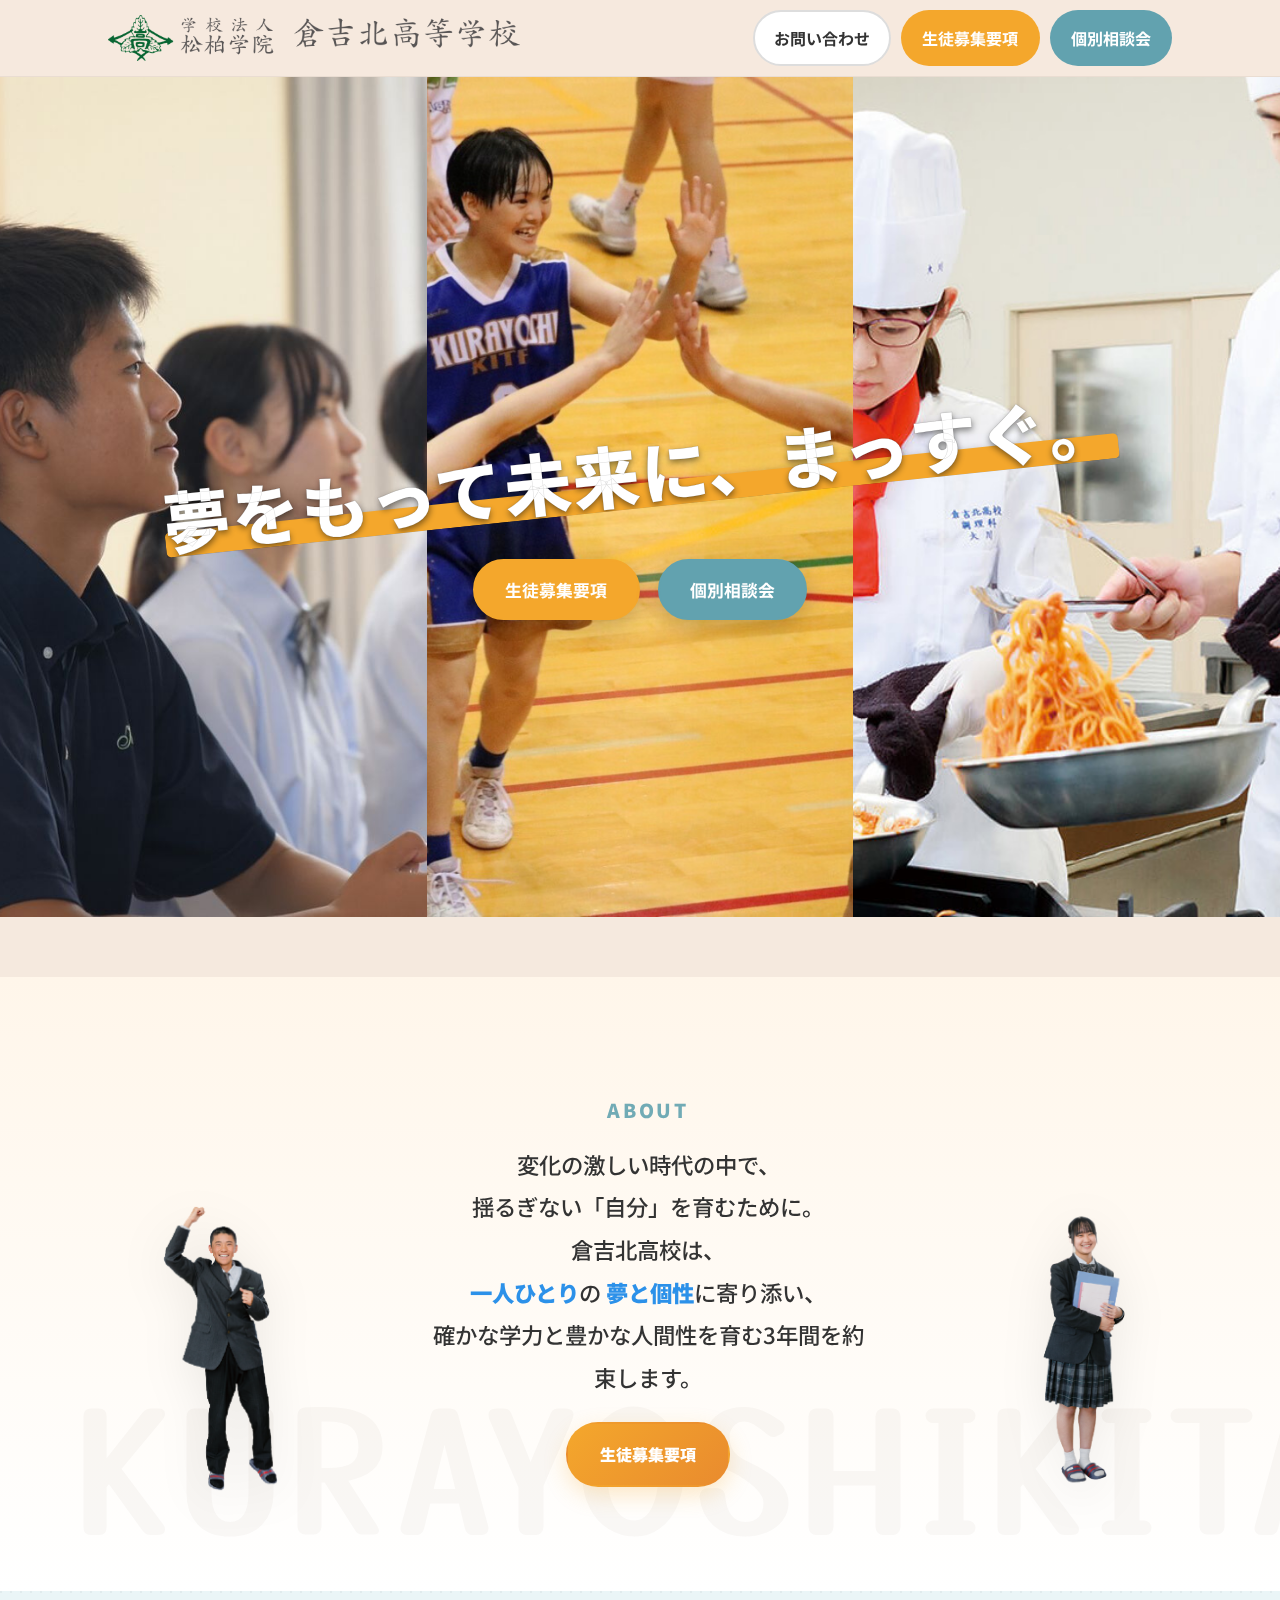
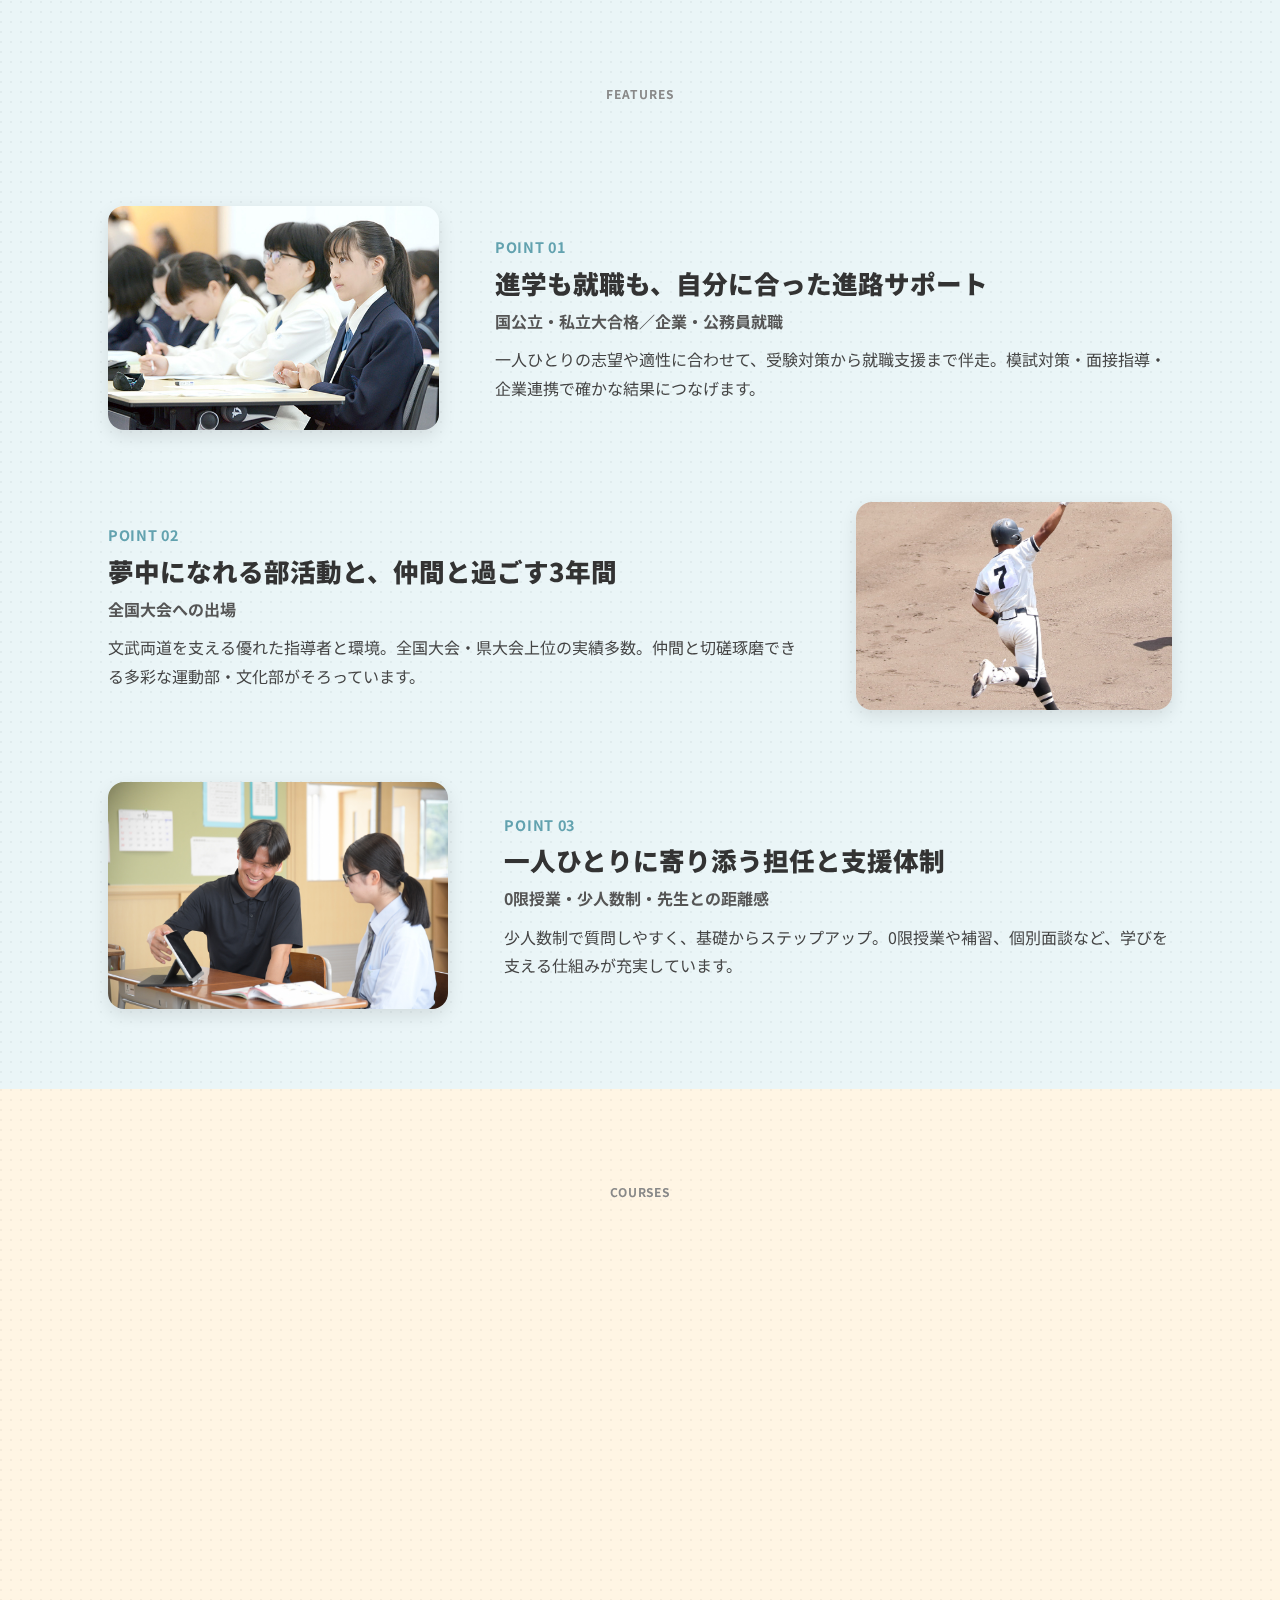
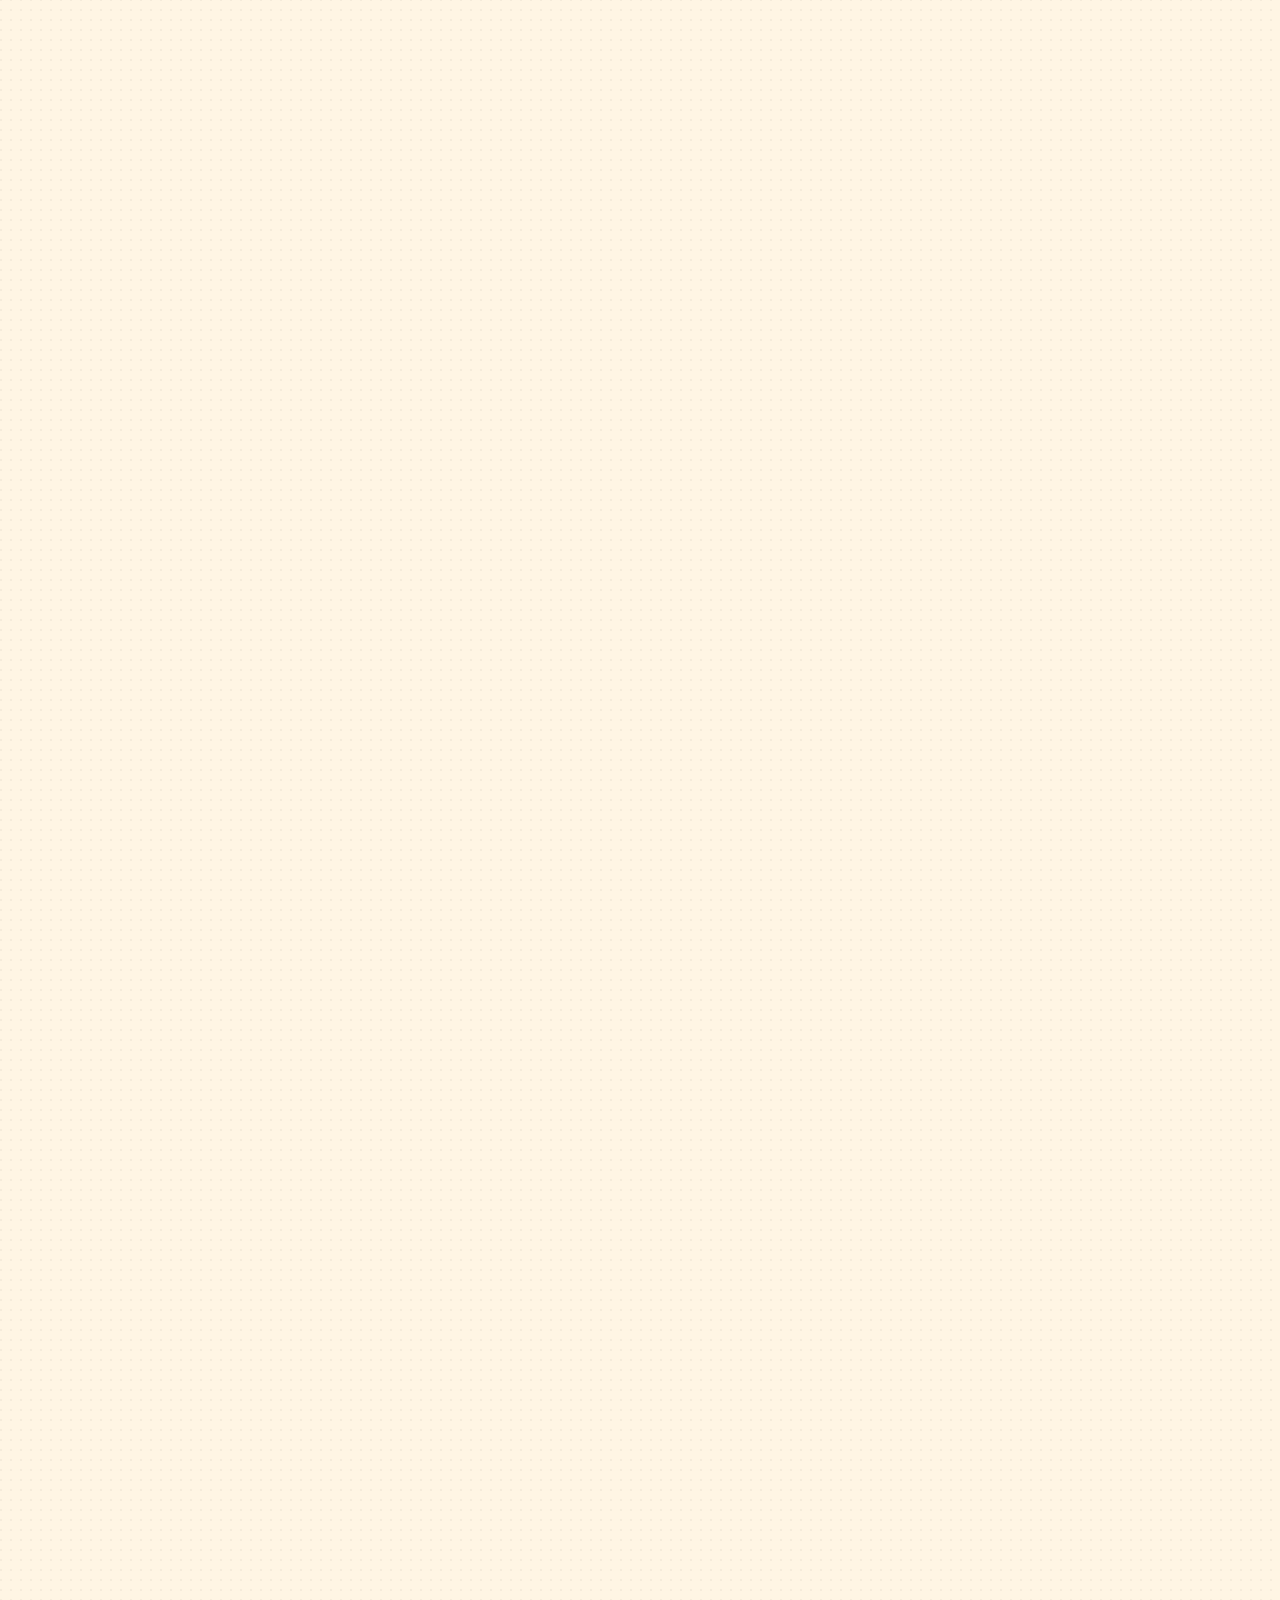
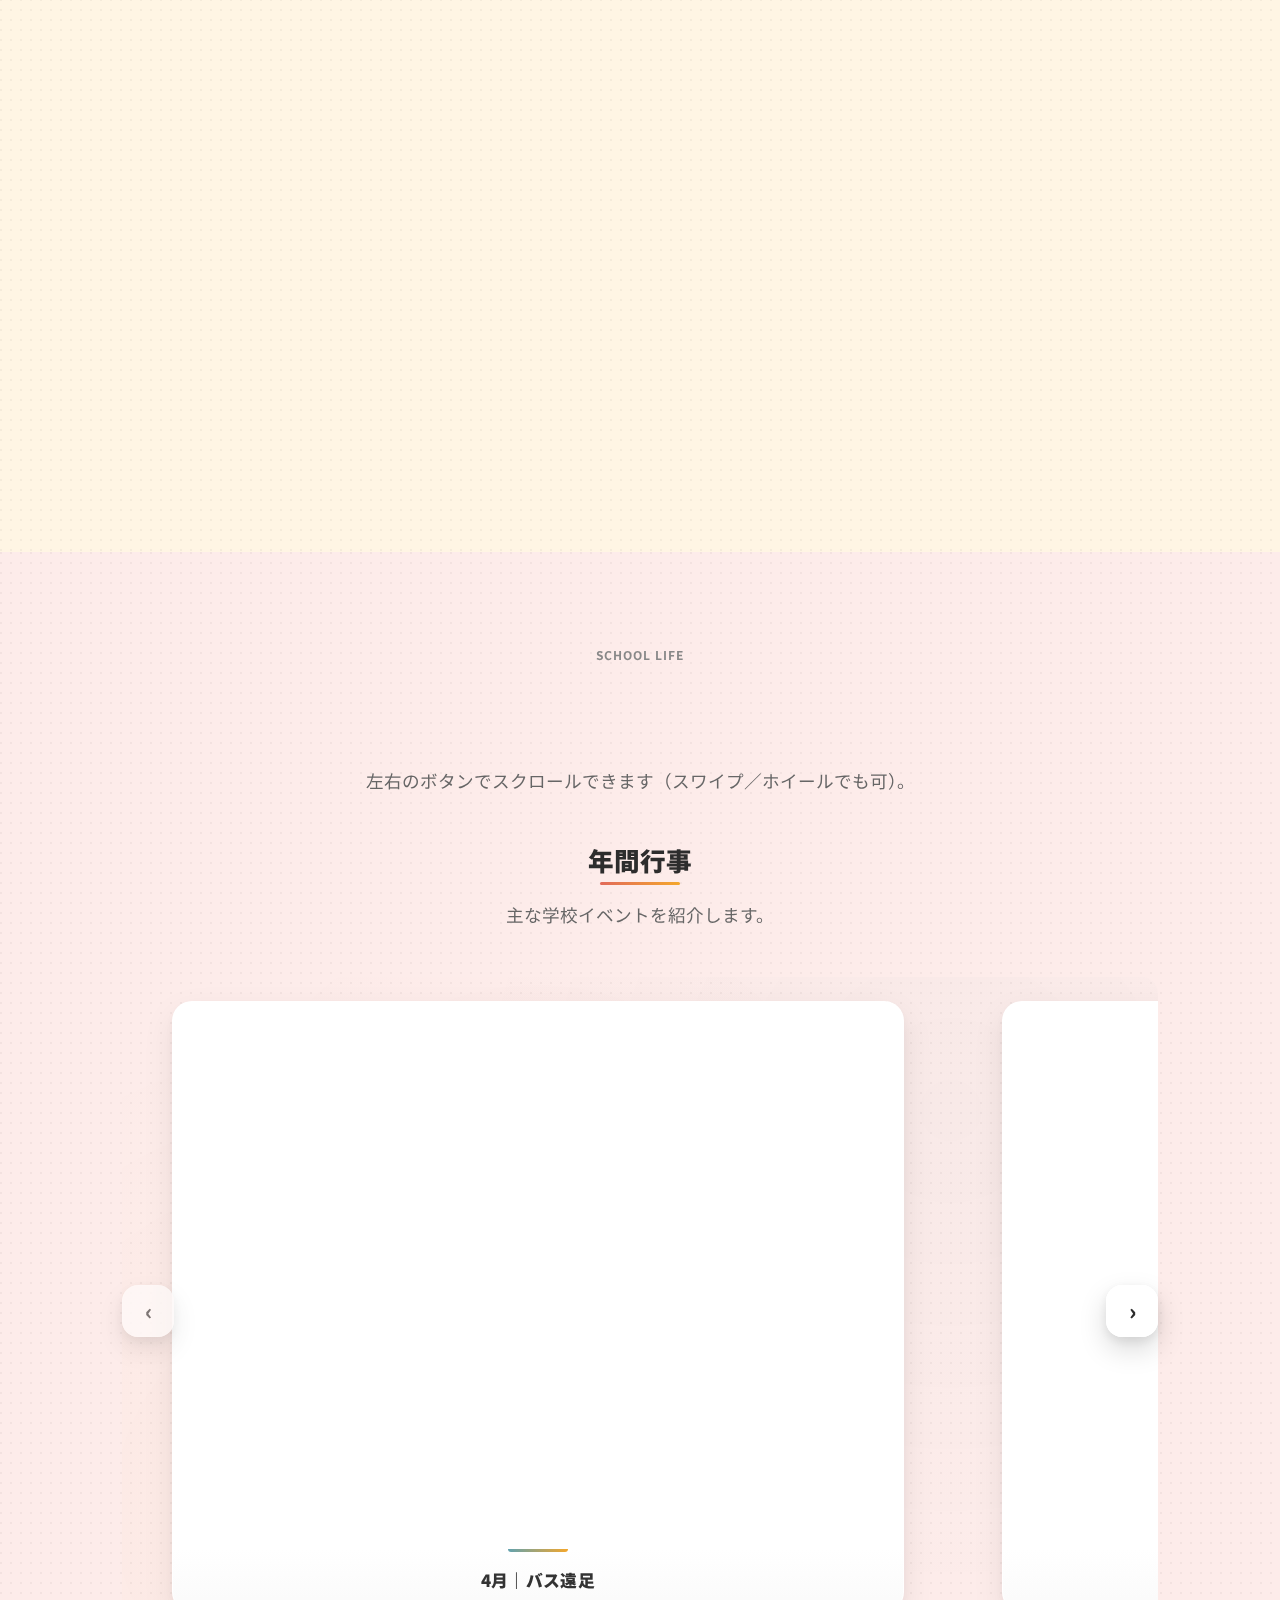
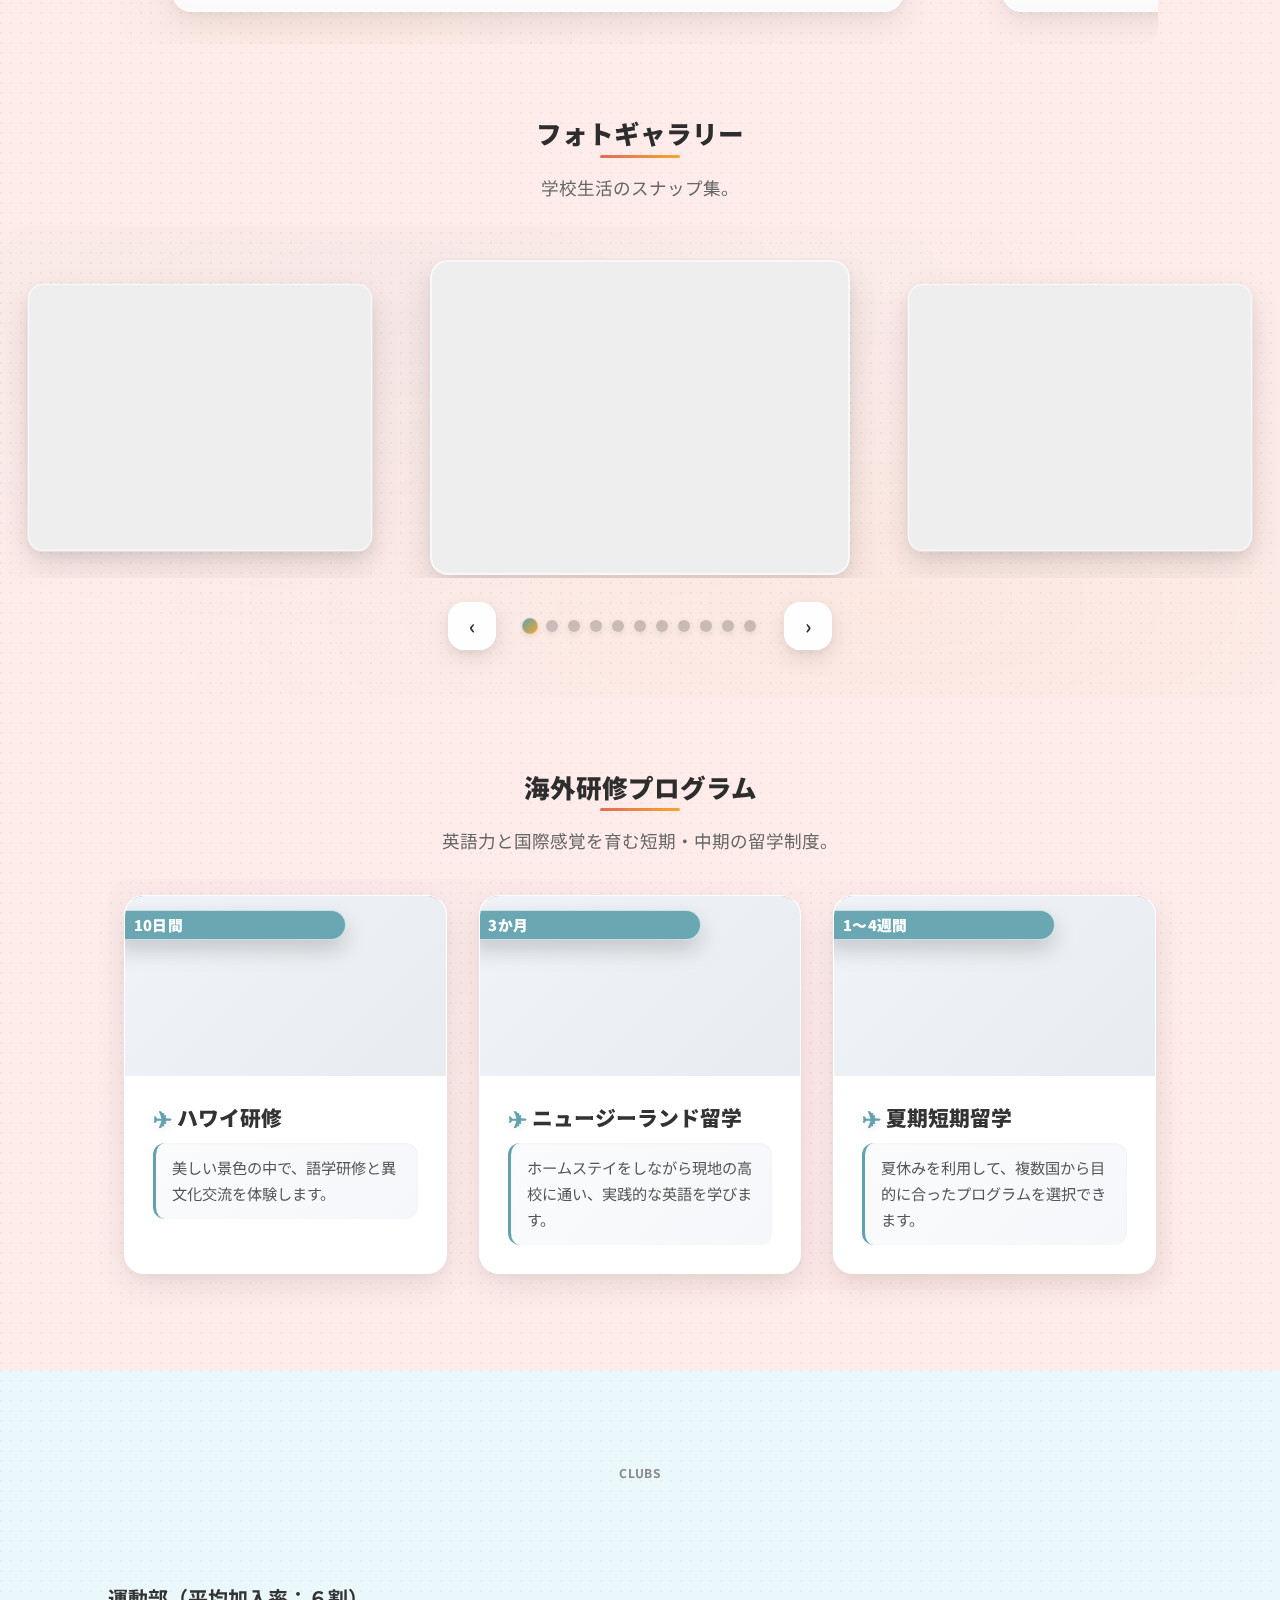
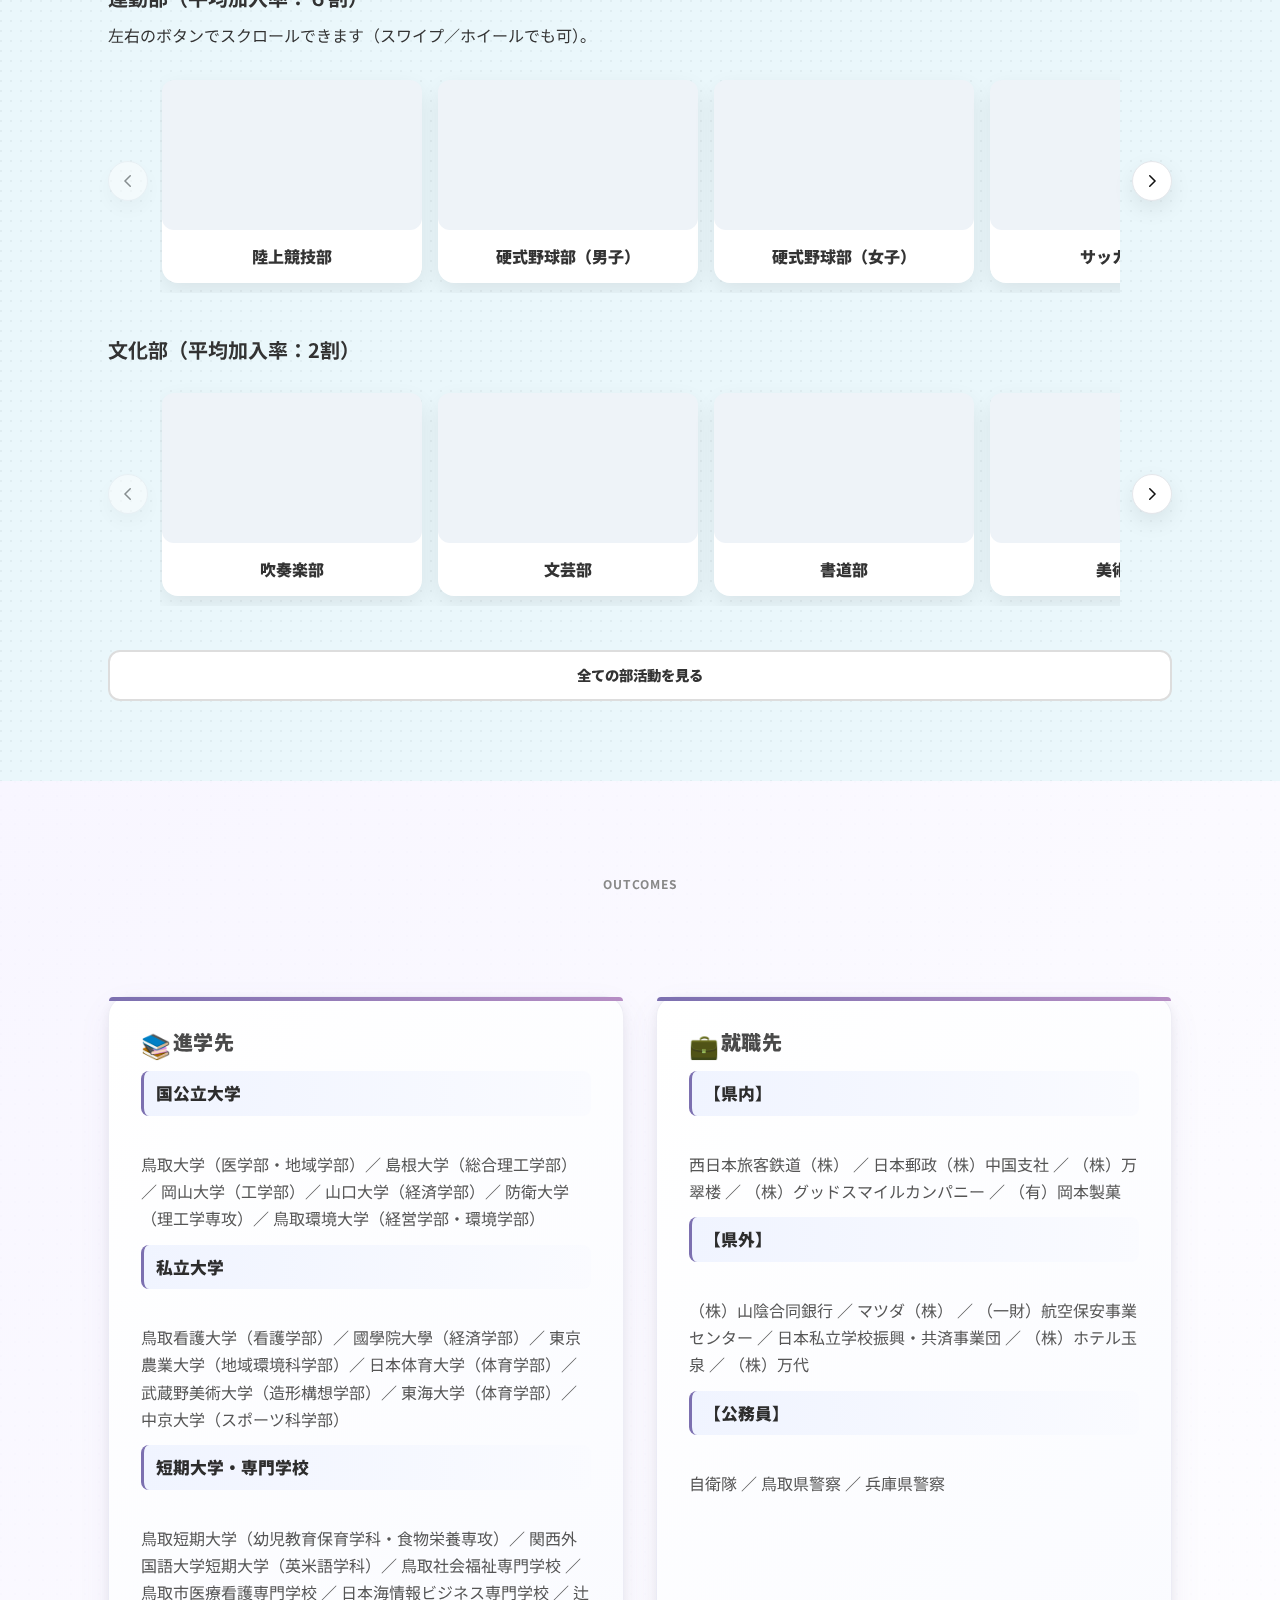
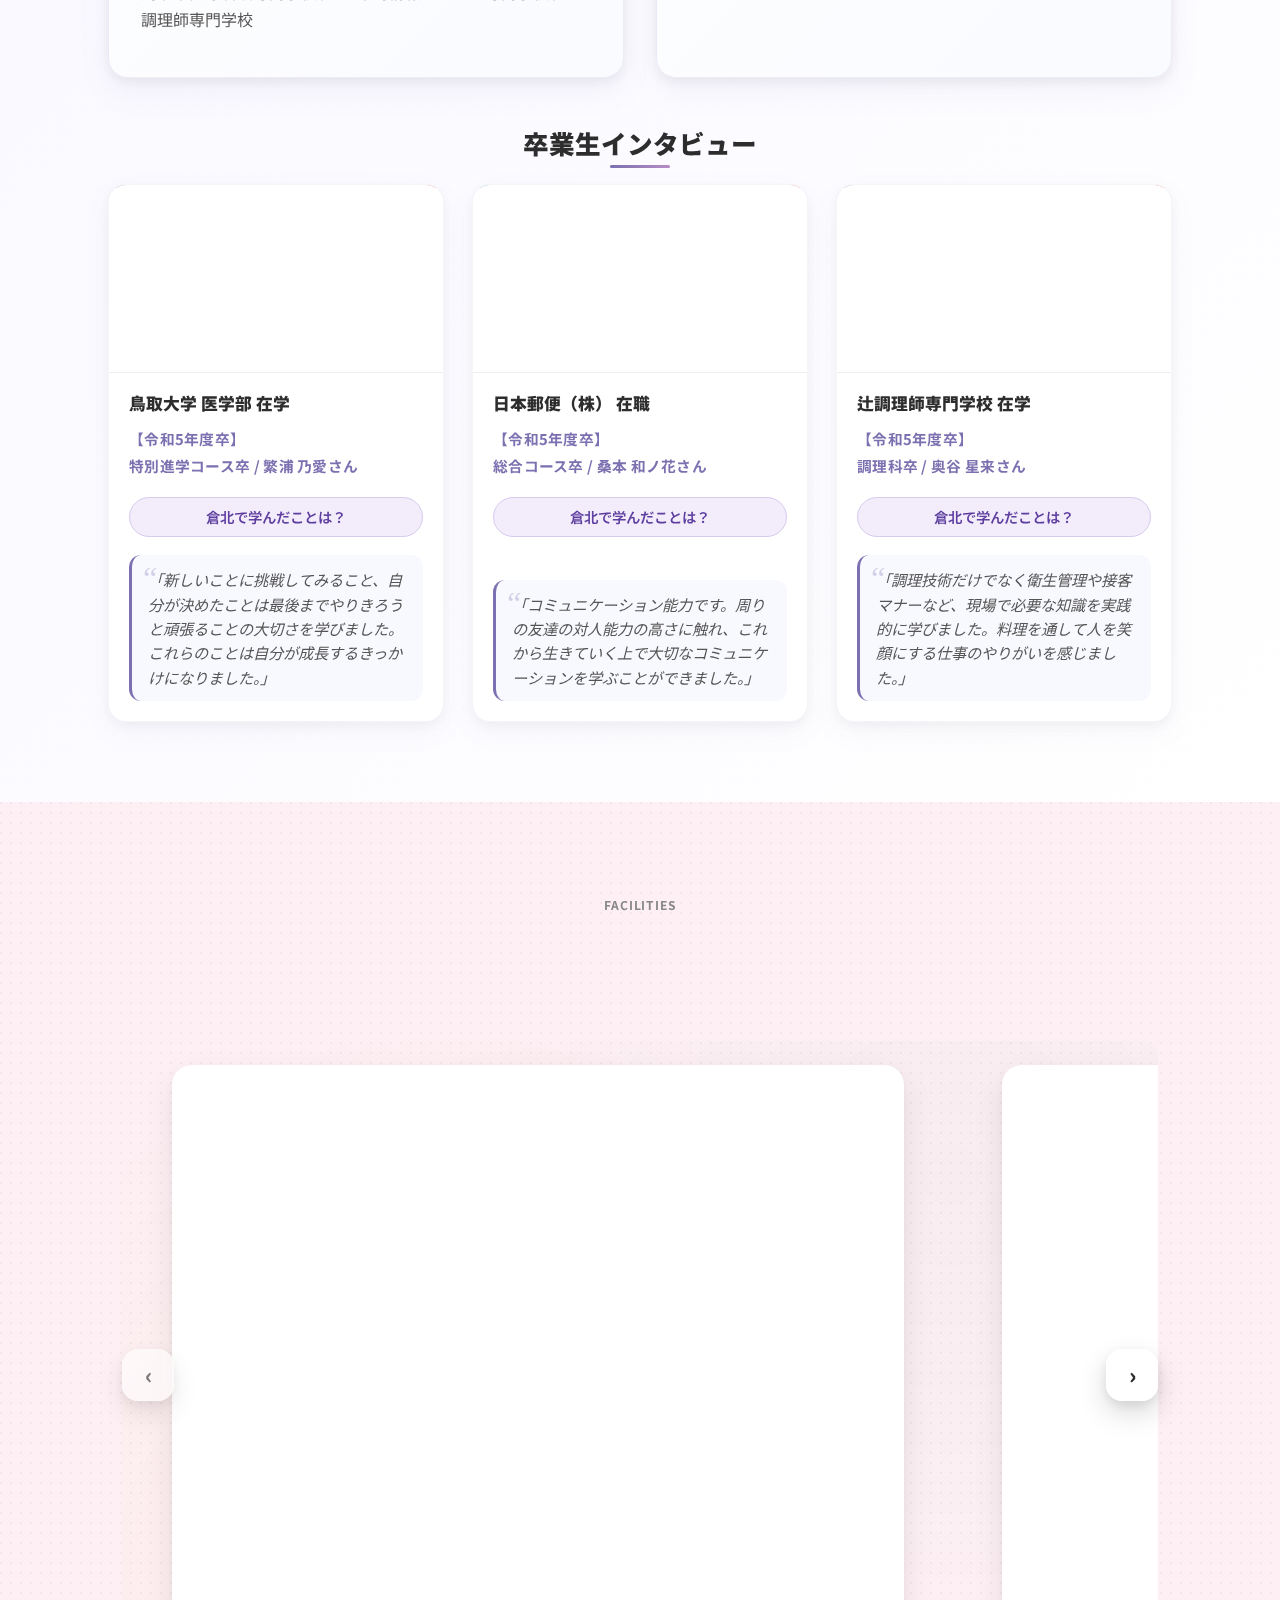
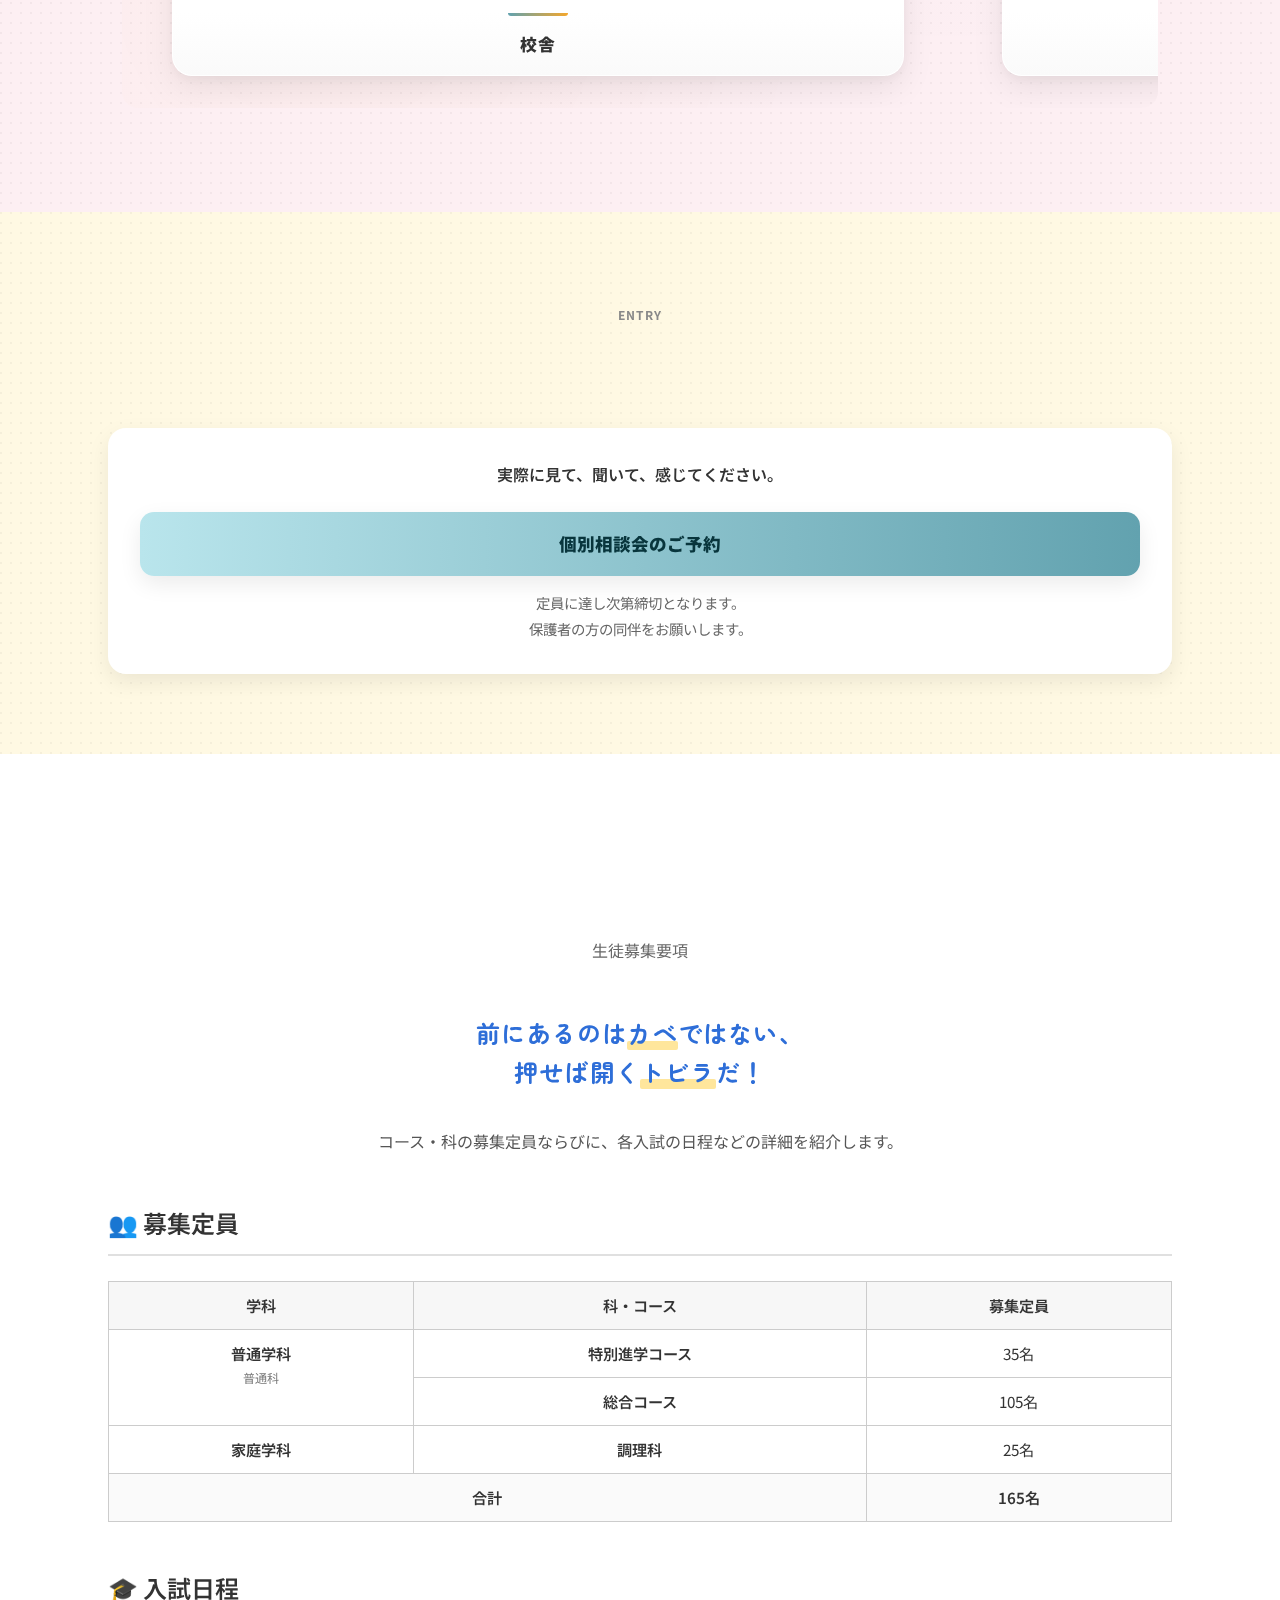
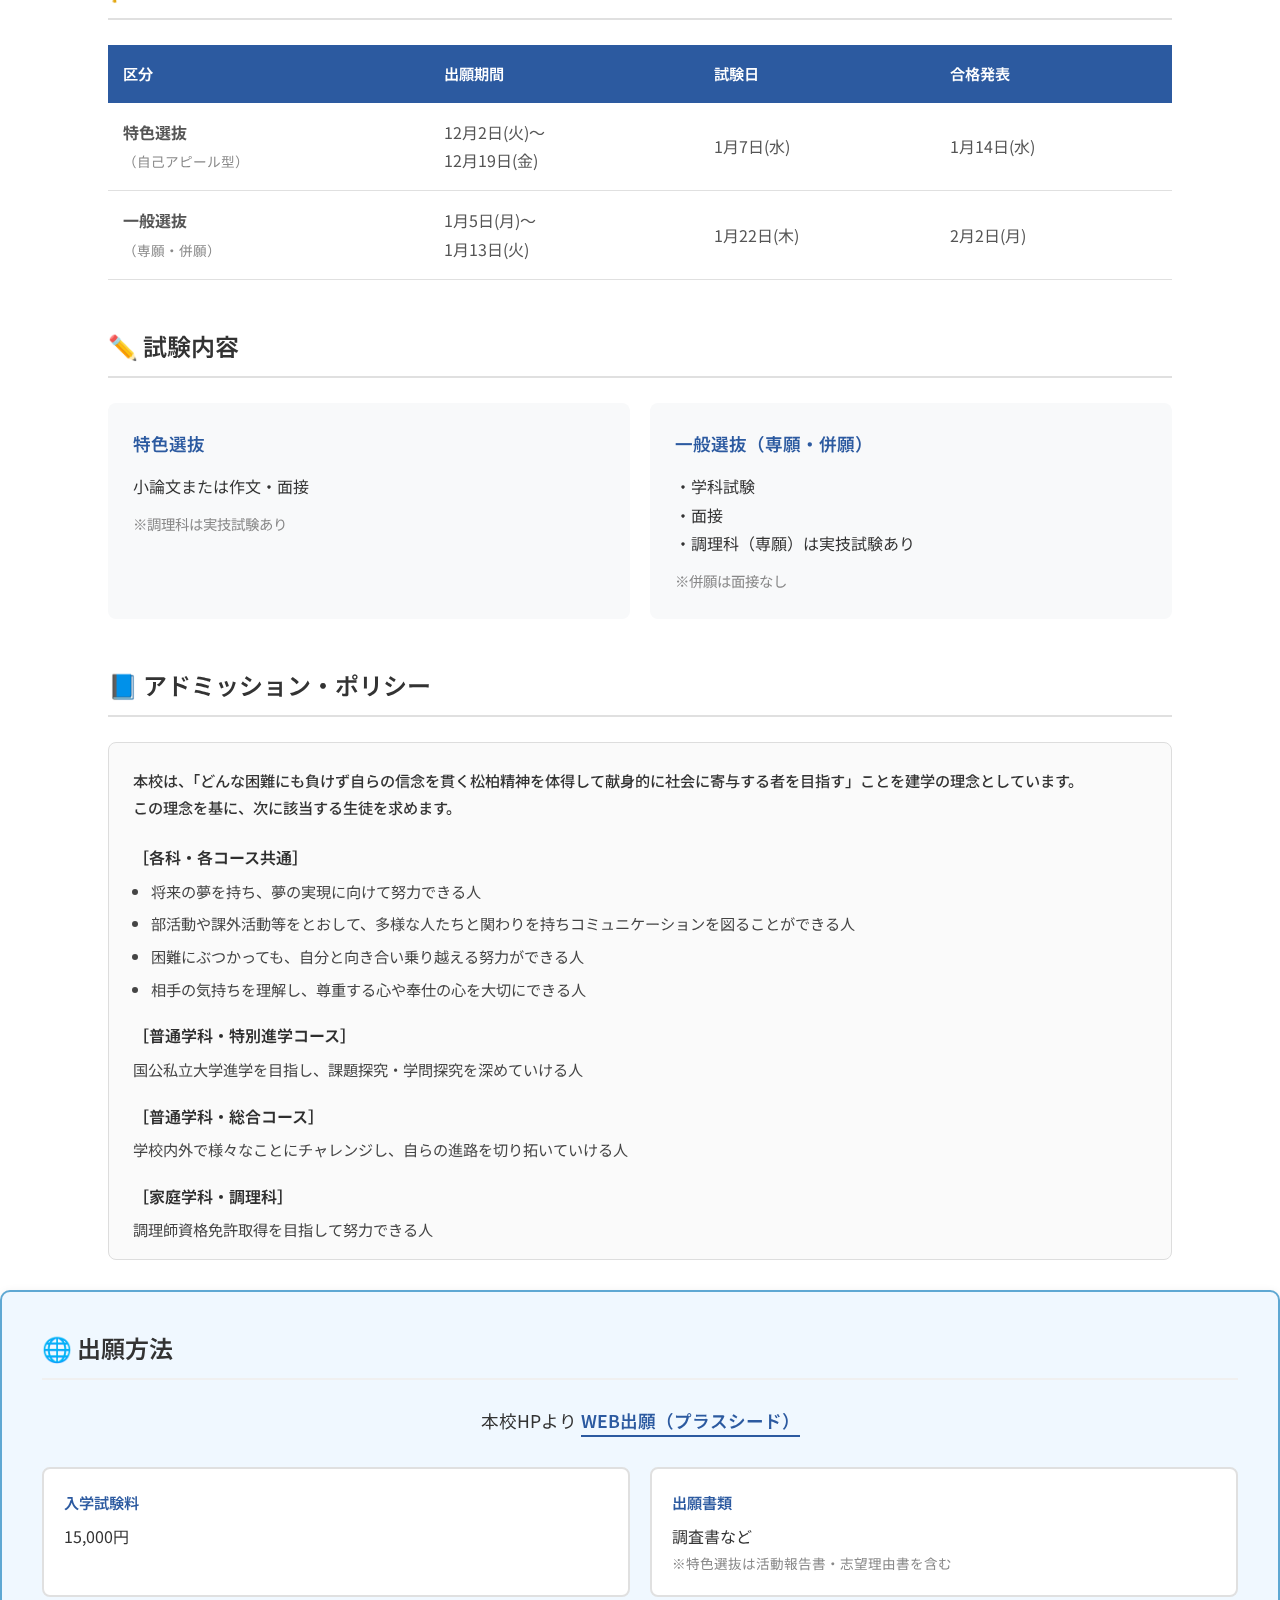
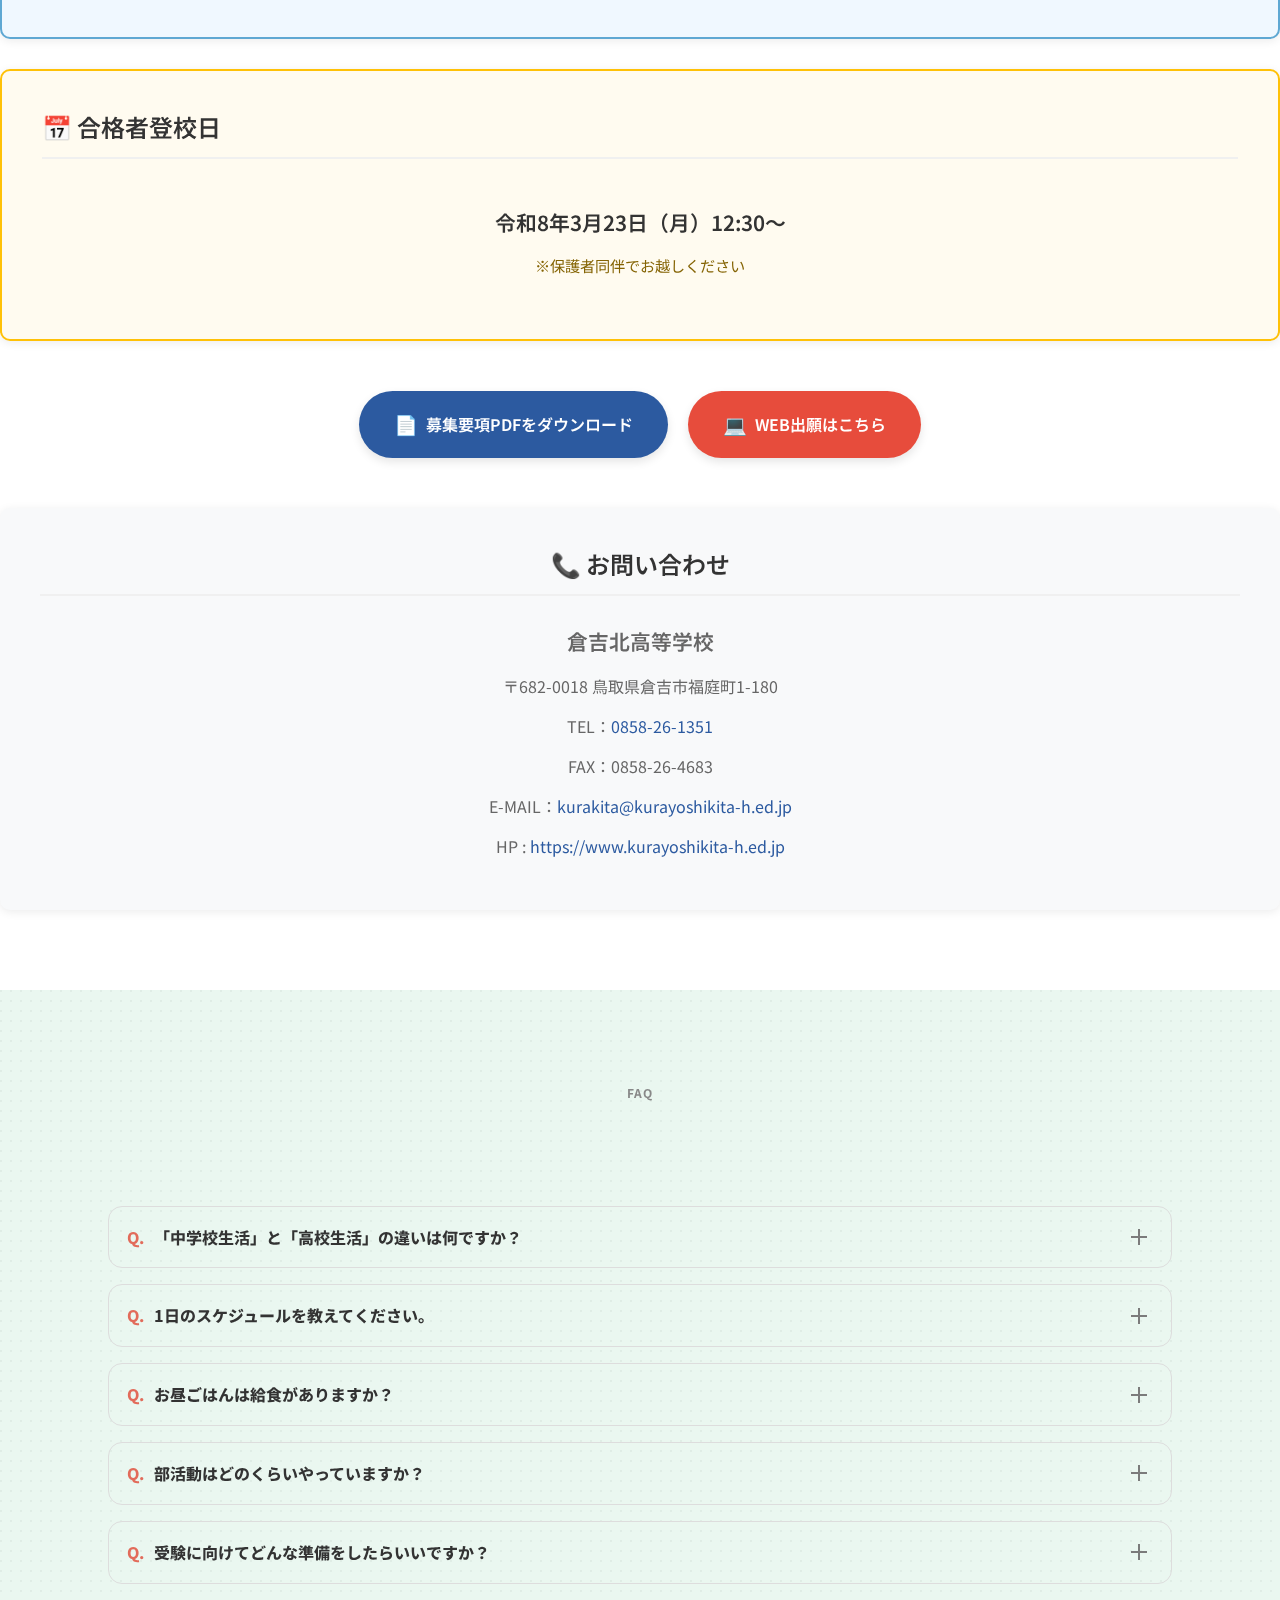
<file: index.html>
<!doctype html>
<html lang="ja">

<head>
  <meta charset="utf-8" />
  <meta name="viewport" content="width=device-width, initial-scale=1" />
  <title>倉吉北高等学校 | 学校紹介LP</title>
  <meta name="description" content="倉吉北高等学校の学校紹介LP。少人数制の手厚いサポート、豊富なコース、充実のスクールライフをご紹介します。" />
  <link rel="preconnect" href="https://fonts.googleapis.com">
  <link rel="preconnect" href="https://fonts.gstatic.com" crossorigin>
  <link href="https://fonts.googleapis.com/css2?family=Noto+Sans+JP:wght@400;500;700;900&display=swap" rel="stylesheet">
  <link href="https://fonts.googleapis.com/css2?family=Zen+Maru+Gothic:wght@400;700;900&display=swap" rel="stylesheet">
  <link href="https://fonts.googleapis.com/css2?family=Yusei+Magic&display=swap" rel="stylesheet">
  <link rel="stylesheet" href="style.css" />
  <script src="script.js" defer></script>
</head>

<body>
  <header class="site-header">
    <div class="container header-inner">
      <a class="brand" href="#top" aria-label="倉吉北高等学校 トップへ">
        <img src="assets/logo_catch.png" alt="倉吉北高等学校" width="160" height="40" loading="lazy" />
      </a>
      <nav class="header-cta" aria-label="主要案内">
        <a class="btn btn-outline" href="#contact">お問い合わせ</a>
        <a class="btn btn-main" href="#admission">生徒募集要項</a>
        <a class="btn btn-accent" href="https://www.kurayoshikita-h.ed.jp/news/important/id-13586">個別相談会</a>
      </nav>
    </div>
  </header>

  <main id="top">

    <section class="hero-split-bg" aria-label="ヒーロービジュアル">
      <div class="fade-slider only-sp">
        <div class="slide" style="background-image: url(assets/bg-left.png);"></div>
        <div class="slide" style="background-image: url(assets/bg-center.png);"></div>
        <div class="slide" style="background-image: url(assets/bg-right.jpg);"></div>
      </div>

      <div class="hero-bg-split only-pc">
        <div class="bg-image bg-left"></div>
        <div class="bg-image bg-center"></div>
        <div class="bg-image bg-right"></div>
      </div>

      <div class="hero-content">
        <div class="headline-wrap">
          <h1>夢をもって未来に、まっすぐ。</h1>
        </div>
        <div class="copy-actions">
          <a class="btn btn-main" href="#admission">生徒募集要項</a>
          <a class="btn btn-light" href="https://www.kurayoshikita-h.ed.jp/news/important/id-13586">個別相談会</a>
        </div>
      </div>
    </section>

    <section id="about" class="section alt about-hero" aria-label="学校の考え方（ABOUT）">
      <div class="container">
        <div class="about-wrapper">
          <figure class="about-figure about-figure-left">
            <img src="assets/student_boy.png" alt="男子生徒" loading="lazy">
          </figure>

          <div class="about-center">
            <span class="eyebrow about-eyebrow">ABOUT</span>
            <p class="about-copy">
              変化の激しい時代の中で、<br>揺るぎない「自分」を育むために。<br>
              倉吉北高校は、<br><span class="hl-1">一人ひとり</span>の
              <span class="hl-2">夢と個性</span>に寄り添い、<br>
              確かな学力と豊かな人間性を育む3年間を約束します。
            </p>
            <a class="btn about-cta" href="#admission">生徒募集要項</a>
          </div>

          <figure class="about-figure about-figure-right">
            <img src="assets/student_girl.png" alt="女子生徒" loading="lazy">
          </figure>

          <div class="about-wrapper-images">
            <figure class="about-figure">
              <img src="assets/student_boy.png" alt="男子生徒" loading="lazy">
            </figure>
            <figure class="about-figure">
              <img src="assets/student_girl.png" alt="女子生徒" loading="lazy">
            </figure>
          </div>
        </div>
      </div>
    </section>

    <section id="points" class="section">
      <div class="container">
        <div class="section-head">
          <div class="eyebrow">FEATURES</div>
          <h2 class="section-title"><span>倉吉北高校の3つの魅力</span></h2>
        </div>

        <div class="point-row">
          <div class="point-image">
            <img src="assets/point03.jpg" alt="進路サポートの様子" loading="lazy">
          </div>
          <div class="point-text">
            <div class="point-badge">POINT 01</div>
            <h3 class="point-title">進学も就職も、自分に合った進路サポート</h3>
            <p class="point-sub">国公立・私立大合格／企業・公務員就職</p>
            <p class="point-desc">一人ひとりの志望や適性に合わせて、受験対策から就職支援まで伴走。模試対策・面接指導・企業連携で確かな結果につなげます。</p>
          </div>
        </div>
        <div class="point-row reverse">
          <div class="point-image">
            <img src="assets/point02.jpg" alt="部活動の様子" loading="lazy">
          </div>
          <div class="point-text">
            <div class="point-badge">POINT 02</div>
            <h3 class="point-title">夢中になれる部活動と、仲間と過ごす3年間</h3>
            <p class="point-sub">全国大会への出場</p>
            <p class="point-desc">文武両道を支える優れた指導者と環境。全国大会・県大会上位の実績多数。仲間と切磋琢磨できる多彩な運動部・文化部がそろっています。</p>
          </div>
        </div>
        <div class="point-row">
          <div class="point-image">
            <img src="assets/point01.jpg" alt="少人数で学ぶ様子" loading="lazy">
          </div>
          <div class="point-text">
            <div class="point-badge">POINT 03</div>
            <h3 class="point-title">一人ひとりに寄り添う担任と支援体制</h3>
            <p class="point-sub">0限授業・少人数制・先生との距離感</p>
            <p class="point-desc">少人数制で質問しやすく、基礎からステップアップ。0限授業や補習、個別面談など、学びを支える仕組みが充実しています。</p>
          </div>
        </div>
      </div>
    </section>

    <!-- <section id="numbers" class="section alt" aria-labelledby="numbers-heading">
            <div class="container">
                <div class="eyebrow">NUMBERS</div>
                <h2 id="numbers-heading" class="section-title"><span>数字で見る倉吉北高校</span></h2>
                <div class="numbers-grid" role="list">
                    <article class="number-box" role="listitem">
                        <div class="number-label">全校生徒数</div>
                        <div class="number-large">521</div>
                        <div class="number-unit">名</div>
                    </article>
                    <article class="number-box" role="listitem">
                        <div class="number-label">部活動加入率</div>
                        <div class="number-large">85</div>
                        <div class="number-unit">%</div>
                    </article>
                    <article class="number-box" role="listitem">
                        <div class="number-label">大学進学率</div>
                        <div class="number-large">62</div>
                        <div class="number-unit">%</div>
                    </article>
                    <article class="number-box" role="listitem">
                        <div class="number-label">就職内定率</div>
                        <div class="number-large">100</div>
                        <div class="number-unit">%</div>
                    </article>
                    <article class="number-box" role="listitem">
                        <div class="number-label">創立</div>
                        <div class="number-large">75</div>
                        <div class="number-unit">年</div>
                    </article>
                    <article class="number-box" role="listitem">
                        <div class="number-label">教員数</div>
                        <div class="number-large">48</div>
                        <div class="number-unit">名</div>
                    </article>
                </div>
            </div>
        </section> -->

    <section id="courses" class="section" aria-labelledby="courses-heading">
      <div class="container">
        <div class="section-head">
          <div class="eyebrow">COURSES</div>
          <h2 id="courses-heading" class="section-title"><span>あなたの夢に合わせて選べる3つのコース・科</span></h2>
        </div>

        <div class="courses-layout">
          <article class="course-card accent-blue reveal-up">
            <span class="course-ribbon">Academic</span>
            <div class="course-shell">
              <figure class="card-image">
                <img src="assets/bg-left.jpg" alt="特別進学コースの授業風景" loading="lazy" />
              </figure>

              <div class="card-content">
                <header class="card-head">
                  <h3 class="course-title">特別進学コース</h3>
                  <ul class="meta-chips" aria-label="特長">
                    <li>0限授業</li>
                    <li>個別指導</li>
                    <li>国公立対応</li>
                  </ul>
                </header>

                <p class="course-description">
                  少人数制だからこそ、先生が一人ひとりの進度に合わせて指導します。苦手分野も丁寧にサポートし、国公立大学合格を目指します。
                </p>

                <ul class="course-points icon-bullets">
                  <li>0限授業で学力アップ</li>
                  <li>演習と面談で弱点補強</li>
                  <li>模試/過去問演習の計画的運用</li>
                </ul>

                <blockquote class="voice-box">
                  「先生との距離が近い」
                </blockquote>

                <section class="graduate-voice">
                  <div class="graduate-header">
                    <h4>在校生の声</h4>
                  </div>
                  <div class="graduate-content">
                    <div class="graduate-info">
                      <div class="graduate-image">
                        <img src="assets/graduate-tokushin.png" alt="松村　理菜さん" loading="lazy" />
                      </div>
                      <div class="graduate-text">
                        <div class="graduate-name">松村 理菜 さん</div>
                        <div class="graduate-dest">１年生　湯梨浜中学校出身</div>
                        <p class="graduate-comment">
                          「少人数制の特別進学コースは、先生方の手厚いサポートを受けて大学進学を目標に勉強に励むことができます。また、0限授業なので学習時間を確保しながら部活動にも全力で取り組むことができます！」
                        </p>
                      </div>
                    </div>
                  </div>
                </section>

                <a class="btn-wire" href="https://www.kurayoshikita-h.ed.jp/education/course_tokushin">詳細を見る</a>
              </div>
            </div>
          </article>


          <!-- 総合コース（交互＝右画像） -->
          <article class="course-card accent-coral is-alt reveal-up">
            <span class="course-ribbon">Liberal / Professional</span>

            <div class="course-shell">
              <figure class="card-image">
                <img src="assets/bg-center.png" alt="総合コースの授業風景" loading="lazy" />
              </figure>

              <div class="card-content">
                <header class="card-head">
                  <span class="kicker">総合</span>
                  <h3 class="course-title">総合コース</h3>
                  <ul class="meta-chips" aria-label="特長">
                    <li>２年次４類型</li>
                    <li>資格取得サポート</li>
                    <li>進学／就職両立</li>
                  </ul>
                </header>

                <p class="course-description">
                  2年次から4つの類型に分かれて専門的な学習を行います。進学・情報・福祉・スポーツの各分野で将来の進路を見つけます。
                </p>

                <ul class="course-points icon-bullets">
                  <li>2年次から選べる4類型</li>
                  <li>探究/課題解決型の学び</li>
                  <li>検定・資格取得の支援</li>
                </ul>

                <blockquote class="voice-box">
                  「自分の興味が深められる」
                </blockquote>

                <section class="graduate-voice">
                  <div class="graduate-header">
                    <h4>在校生の声</h4>
                  </div>
                  <div class="graduate-content">
                    <div class="graduate-info">
                      <div class="graduate-image">
                        <img src="assets/graduate-sogo.png" alt="長安　大地さん" loading="lazy" />
                      </div>
                      <div class="graduate-text">
                        <div class="graduate-name">長安 大地 さん</div>
                        <div class="graduate-dest">1年生　三朝中学校出身</div>
                        <p class="graduate-comment">
                          「県外出身の生徒も多く、個性豊かで毎日が楽しいです。また、先生と生徒の距離が近いのも特徴です。僕はサッカー部なのですが、日々成長できる環境が整っており、倉北は部活に青春をぶつけられる学校です！」
                        </p>
                      </div>
                    </div>
                  </div>
                </section>

                <a class="btn-wire" href="https://www.kurayoshikita-h.ed.jp/education/course_sogo">詳細を見る</a>
              </div>
            </div>
          </article>

          <article class="course-card accent-purple reveal-up">
            <div class="course-shell">
              <figure class="card-image">
                <img src="assets/bg-right.jpg" alt="調理科の実習風景" loading="lazy" />
              </figure>

              <div class="card-content">
                <header class="card-head">
                  <span class="course-ribbon">Culinary</span> <!-- ✅←ここに移動 -->
                  <h3 class="course-title">調理科</h3>
                  <ul class="meta-chips" aria-label="特長">
                    <li>調理師免許</li>
                    <li>和風・洋風・中華・製菓</li>
                    <li>鳥取県調理師会</li>
                  </ul>
                </header>

                <p class="course-description">
                  卒業と同時に国家資格の「調理師免許」取得が可能です。鳥取県調理師会との連携でプロの技を直接学べます。
                </p>

                <ul class="course-points icon-bullets">
                  <li>基礎から応用まで段階的に実習</li>
                  <li>コンクールへの参加や校外実習でスキルを磨く</li>
                  <li>インターシップでホテルや飲食店で腕試し</li>
                  <p>※教育連携：辻調グループ（入学時に優遇あり）</p>
                </ul>

                <blockquote class="voice-box">
                  「プロの技術が身につく」
                </blockquote>

                <section class="graduate-voice">
                  <div class="graduate-header">
                    <h4>在校生の声</h4>
                  </div>
                  <div class="graduate-content">
                    <div class="graduate-info">
                      <div class="graduate-image">
                        <img src="assets/graduate-chori.png" alt="藪内　優翔さん" loading="lazy" />
                      </div>
                      <div class="graduate-text">
                        <div class="graduate-name">藪内 優翔 さん</div>
                        <div class="graduate-dest">1年生　赤碕中学校出身</div>
                        <p class="graduate-comment">
                          「調理師免許の取得を目標に、実習だけでなく衛生管理や栄養学などの専門的な内容も学びます。そして実習を通してチームワークや責任感も身につきます！」
                        </p>
                      </div>
                    </div>
                  </div>
                </section>

                <a class="btn-wire" href="https://www.kurayoshikita-h.ed.jp/education/course_katei">詳細を見る</a>
              </div>
            </div>
          </article>

        </div>
      </div>
    </section>


    <section id="life" class="section" aria-labelledby="life-heading">
      <div class="container">
        <div class="section-head">
          <div class="eyebrow">SCHOOL LIFE</div>
          <h2 id="life-heading" class="section-title"><span>スクールライフ</span></h2>
        </div>
        <p class="note">左右のボタンでスクロールできます（スワイプ／ホイールでも可）。</p>
        <h3 class="subhead" id="life-calendar-sub">年間行事</h3>
        <p class="note">主な学校イベントを紹介します。</p>
        <div class="facilities-slider" role="region" aria-labelledby="life-calendar-sub">
          <button class="facilities-nav prev" aria-label="前へ" type="button">‹</button>
          <button class="facilities-nav next" aria-label="次へ" type="button">›</button>
          <div class="facilities-track" id="lifeTrack">
            <figure class="facility-slide">
              <img src="assets/04.png" alt="4月 入学式・バス遠足" loading="lazy">
              <figcaption>4月｜バス遠足</figcaption>
            </figure>
            <figure class="facility-slide">
              <img src="assets/05.png" alt="5月 県総体" loading="lazy">
              <figcaption>5月｜県総体</figcaption>
            </figure>
            <figure class="facility-slide">
              <img src="assets/06.png" alt="6月 北高祭" loading="lazy">
              <figcaption>6月｜北高祭</figcaption>
            </figure>
            <figure class="facility-slide">
              <img src="assets/09.png" alt="9月 運動会" loading="lazy">
              <figcaption>9月｜運動会</figcaption>
            </figure>
            <figure class="facility-slide">
              <img src="assets/09_2.png" alt="9月 球技大会" loading="lazy">
              <figcaption>9月｜球技大会</figcaption>
            </figure>
            <figure class="facility-slide">
              <img src="assets/10.png" alt="10月 強歩大会" loading="lazy">
              <figcaption>10月｜強歩大会</figcaption>
            </figure>
            <figure class="facility-slide">
              <img src="assets/10_2.png" alt="10月 ハロウィンウォーク" loading="lazy">
              <figcaption>10月｜ハロウィンウォーク</figcaption>
            </figure>
            <figure class="facility-slide">
              <img src="assets/02.png" alt="2月 スキー・スノボー研修" loading="lazy">
              <figcaption>2月｜スキー・スノボー研修</figcaption>
            </figure>
            <figure class="facility-slide">
              <img src="assets/03.png" alt="3月 修学旅行" loading="lazy">
              <figcaption>3月｜修学旅行</figcaption>
            </figure>
          </div>
        </div>
      </div>

      <div class="container" style="margin-top: var(--sp-6);">
        <h3 class="subhead" id="life-gallery-sub">フォトギャラリー</h3>
        <p class="note">学校生活のスナップ集。</p>
      </div>

      <div class="perspective-carousel" aria-labelledby="life-gallery-sub">
        <div class="carousel-track-container">
          <div class="carousel-track">
            <figure class="carousel-slide"><img src="assets/event01.png" alt="球技大会" loading="lazy"></figure>
            <figure class="carousel-slide"><img src="assets/event02.png" alt="ハロウィンイベント" loading="lazy"></figure>
            <figure class="carousel-slide"><img src="assets/event03.png" alt="卒業式" loading="lazy"></figure>
            <figure class="carousel-slide"><img src="assets/event04.png" alt="修学旅行" loading="lazy"></figure>
            <figure class="carousel-slide"><img src="assets/event05.jpg" alt="修学旅行" loading="lazy"></figure>
            <figure class="carousel-slide"><img src="assets/event06.jpg" alt="ダンス部の写真" loading="lazy"></figure>
            <figure class="carousel-slide"><img src="assets/event07.png" alt="運動会" loading="lazy"></figure>
            <figure class="carousel-slide"><img src="assets/event08.png" alt="野球部の写真" loading="lazy"></figure>
            <figure class="carousel-slide"><img src="assets/event09.png" alt="文化祭" loading="lazy"></figure>
            <figure class="carousel-slide"><img src="assets/event10.png" alt="文化祭２" loading="lazy"></figure>
            <figure class="carousel-slide"><img src="assets/event11.png" alt="卒業式" loading="lazy"></figure>

          </div>
        </div>
        <div class="carousel-nav">
          <button type="button" class="carousel-button prev" aria-label="前へ">‹</button>
          <div class="carousel-dots"></div>
          <button type="button" class="carousel-button next" aria-label="次へ">›</button>
        </div>
      </div>

      <div class="container" style="margin-top: var(--sp-7);">
        <h3 class="subhead" id="life-overseas-sub">海外研修プログラム</h3>
        <p class="note">英語力と国際感覚を育む短期・中期の留学制度。</p>
        <div class="overseas-grid" role="group" aria-labelledby="life-overseas-sub">
          <a href="#visit" class="overseas-card">
            <figure class="overseas-thumb">
              <img src="assets/hawaii.jpg" alt="ハワイ研修" loading="lazy" width="1280" height="720">
              <span class="overseas-badge">10日間</span>
            </figure>
            <div class="overseas-content">
              <h4 class="overseas-title">ハワイ研修</h4>
              <p class="overseas-desc">美しい景色の中で、語学研修と異文化交流を体験します。</p>
            </div>
          </a>
          <a href="#visit" class="overseas-card">
            <figure class="overseas-thumb">
              <img src="assets/nz.jpg" alt="ニュージーランド留学" loading="lazy" width="1280" height="720">
              <span class="overseas-badge">3か月</span>
            </figure>
            <div class="overseas-content">
              <h4 class="overseas-title">ニュージーランド留学</h4>
              <p class="overseas-desc">ホームステイをしながら現地の高校に通い、実践的な英語を学びます。</p>
            </div>
          </a>
          <a href="#visit" class="overseas-card">
            <figure class="overseas-thumb">
              <img src="assets/summer.jpg" alt="夏期短期留学" loading="lazy" width="1280" height="720">
              <span class="overseas-badge">1〜4週間</span>
            </figure>
            <div class="overseas-content">
              <h4 class="overseas-title">夏期短期留学</h4>
              <p class="overseas-desc">夏休みを利用して、複数国から目的に合ったプログラムを選択できます。</p>
            </div>
          </a>
        </div>
      </div>
    </section>

    <section id="club-achievements" class="section">
      <div class="container">
        <div class="section-head">
          <div class="eyebrow">CLUBS</div>
          <h2 class="section-title"><span>全国レベルの部活動</span></h2>
        </div>

        <h3 class="subhead">運動部（平均加入率：６割）</h3>
        <p class="note">左右のボタンでスクロールできます（スワイプ／ホイールでも可）。</p>
        <div class="club-slider-wrap" data-step="3">
          <button class="club-nav club-prev" aria-label="運動部を左へ" title="左へ"><svg viewBox="0 0 24 24" fill="none">
              <path d="M15 19L8 12L15 5" stroke="currentColor" stroke-width="2" stroke-linecap="round" />
            </svg></button>
          <div class="club-slider" id="slider-sports" tabindex="0" aria-label="運動部スライダー">
            <article class="club-card">
              <a href="https://www.kurayoshikita-h.ed.jp/life/athletics">
                <figure class="club-thumb"><img src="assets/track.jpg" alt="陸上競技部の写真" loading="lazy"></figure>
                <div class="club-name">陸上競技部</div>
              </a>
            </article>
            <article class="club-card">
              <a href="https://www.kurayoshikita-h.ed.jp/life/baseball">
                <figure class="club-thumb"><img src="assets/baseball_boys.jpg" alt="硬式野球部（男子）の写真" loading="lazy">
                </figure>
                <div class="club-name">硬式野球部（男子）</div>
              </a>
            </article>
            <article class="club-card">
              <a href="https://www.kurayoshikita-h.ed.jp/life/baseball">
                <figure class="club-thumb"><img src="assets/baseball_girls.jpg" alt="硬式野球部（女子）の写真" loading="lazy">
                </figure>
                <div class="club-name">硬式野球部（女子）</div>
              </a>
            </article>
            <article class="club-card">
              <a href="https://www.kurayoshikita-h.ed.jp/life/soccer">
                <figure class="club-thumb"><img src="assets/soccer.jpg" alt="サッカー部の写真" loading="lazy"></figure>
                <div class="club-name">サッカー部</div>
              </a>
            </article>
            <article class="club-card">
              <a href="https://www.kurayoshikita-h.ed.jp/life/basket-boys">
                <figure class="club-thumb"><img src="assets/basketball_boys.jpg" alt="男子バスケットボール部の写真" loading="lazy">
                </figure>
                <div class="club-name">バスケットボール部 (男子)</div>
              </a>
            </article>
            <article class="club-card">
              <a href="https://www.kurayoshikita-h.ed.jp/life/basket-girls">
                <figure class="club-thumb"><img src="assets/basketball_girls.jpg" alt="女子バスケットボール部の写真" loading="lazy">
                </figure>
                <div class="club-name">バスケットボール部 (女子)</div>
              </a>
            </article>
            <article class="club-card">
              <a href="https://www.kurayoshikita-h.ed.jp/life/t-tennis">
                <figure class="club-thumb"><img src="assets/tabletennis_boys.jpg" alt="卓球部男子の写真" loading="lazy">
                </figure>
                <div class="club-name">卓球部（男子）</div>
              </a>
            </article>
            <article class="club-card">
              <a href="https://www.kurayoshikita-h.ed.jp/life/t-tennis">
                <figure class="club-thumb"><img src="assets/tabletennis_girls.jpg" alt="卓球部女子の写真" loading="lazy">
                </figure>
                <div class="club-name">卓球部（女子）</div>
              </a>
            </article>
            <article class="club-card">
              <a href="https://www.kurayoshikita-h.ed.jp/life/judo">
                <figure class="club-thumb"><img src="assets/judo.jpg" alt="柔道部の写真" loading="lazy"></figure>
                <div class="club-name">柔道部</div>
              </a>
            </article>
            <article class="club-card">
              <a href="https://www.kurayoshikita-h.ed.jp/life/kendo">
                <figure class="club-thumb"><img src="assets/kendo.jpg" alt="剣道部の写真" loading="lazy"></figure>
                <div class="club-name">剣道部</div>
              </a>
            </article>
            <article class="club-card">
              <a href="https://www.kurayoshikita-h.ed.jp/life/dance">
                <figure class="club-thumb"><img src="assets/dance.jpg" alt="ダンス部の写真" loading="lazy"></figure>
                <div class="club-name">ダンス部</div>
              </a>
            </article>
          </div>
          <button class="club-nav club-next" aria-label="運動部を右へ" title="右へ"><svg viewBox="0 0 24 24" fill="none">
              <path d="M9 5l7 7-7 7" stroke="currentColor" stroke-width="2" stroke-linecap="round" />
            </svg></button>
        </div>

        <h3 class="subhead">文化部（平均加入率：2割）</h3>
        <div class="club-slider-wrap" data-step="3">
          <button class="club-nav club-prev" aria-label="文化部を左へ" title="左へ"><svg viewBox="0 0 24 24" fill="none">
              <path d="M15 19L8 12L15 5" stroke="currentColor" stroke-width="2" stroke-linecap="round" />
            </svg></button>
          <div class="club-slider" id="slider-culture" tabindex="0" aria-label="文化部スライダー">
            <article class="club-card">
              <a href="https://www.kurayoshikita-h.ed.jp/life/brass_band">
                <figure class="club-thumb"><img src="assets/brassband.jpg" alt="吹奏楽部の写真" loading="lazy"></figure>
                <div class="club-name">吹奏楽部</div>
              </a>
            </article>
            <article class="club-card">
              <a href="https://www.kurayoshikita-h.ed.jp/life/literature">
                <figure class="club-thumb"><img src="assets/literature.jpg" alt="文芸部の写真" loading="lazy"></figure>
                <div class="club-name">文芸部</div>
              </a>
            </article>
            <article class="club-card">
              <a href="https://www.kurayoshikita-h.ed.jp/life/calligraphy">
                <figure class="club-thumb"><img src="assets/calligraphy.jpg" alt="書道部の写真" loading="lazy"></figure>
                <div class="club-name">書道部</div>
              </a>
            </article>
            <article class="club-card">
              <a href="https://www.kurayoshikita-h.ed.jp/life/art">
                <figure class="club-thumb"><img src="assets/art.jpg" alt="美術部の写真" loading="lazy"></figure>
                <div class="club-name">美術部</div>
              </a>
            </article>
            <article class="club-card">
              <a href="https://www.kurayoshikita-h.ed.jp/life/tea_ceremony">
                <figure class="club-thumb"><img src="assets/tea.jpg" alt="茶道部の写真" loading="lazy"></figure>
                <div class="club-name">茶道部</div>
              </a>
            </article>
            <article class="club-card">
              <a href="https://www.kurayoshikita-h.ed.jp/life/cooking">
                <figure class="club-thumb"><img src="assets/cooking.jpg" alt="調理クラブの写真" loading="lazy"></figure>
                <div class="club-name">調理クラブ</div>
              </a>
            </article>
            <article class="club-card">
              <a href="https://www.kurayoshikita-h.ed.jp/life/interact">
                <figure class="club-thumb"><img src="assets/interact.jpg" alt="インターアクトクラブの写真" loading="lazy"></figure>
                <div class="club-name">インターアクトクラブ</div>
              </a>
            </article>
            <article class="club-card">
              <a href="https://www.kurayoshikita-h.ed.jp/life/buraku">
                <figure class="club-thumb"><img src="assets/research.jpg" alt="部落解放研究部の写真" loading="lazy"></figure>
                <div class="club-name">部落解放研究部</div>
              </a>
            </article>
          </div>
          <button class="club-nav club-next" aria-label="文化部を右へ" title="右へ"><svg viewBox="0 0 24 24" fill="none">
              <path d="M9 5l7 7-7 7" stroke="currentColor" stroke-width="2" stroke-linecap="round" />
            </svg></button>
        </div>

        <div style="text-align:center; margin-top:12px">
          <a class="btn-wire" href="https://www.kurayoshikita-h.ed.jp/life#club">全ての部活動を見る</a>
        </div>
      </div>
    </section>

    <section id="outcomes" class="section">
      <div class="container">
        <div class="section-head">
          <div class="eyebrow">OUTCOMES</div>
          <h2 class="section-title"><span>主な進路実績</span></h2>
        </div>
        <div class="outcome-boxes">
          <div class="outcome-box">
            <h3 class="label">進学先</h3>

            <p><strong>国公立大学</strong><br>
              鳥取大学（医学部・地域学部）／ 島根大学（総合理工学部）／ 岡山大学（工学部）／
              山口大学（経済学部）／ 防衛大学（理工学専攻）／ 鳥取環境大学（経営学部・環境学部）
            </p>

            <p><strong>私立大学</strong><br>
              鳥取看護大学（看護学部）／ 國學院大學（経済学部）／ 東京農業大学（地域環境科学部）／
              日本体育大学（体育学部）／ 武蔵野美術大学（造形構想学部）／ 東海大学（体育学部）／ 中京大学（スポーツ科学部）
            </p>

            <p><strong>短期大学・専門学校</strong><br>
              鳥取短期大学（幼児教育保育学科・食物栄養専攻）／ 関西外国語大学短期大学（英米語学科）／
              鳥取社会福祉専門学校 ／ 鳥取市医療看護専門学校 ／ 日本海情報ビジネス専門学校 ／ 辻調理師専門学校
            </p>
          </div>

          <div class="outcome-box">
            <h3 class="label">就職先</h3>

            <p><strong>【県内】</strong><br>
              西日本旅客鉄道（株） ／ 日本郵政（株）中国支社 ／ （株）万翠楼 ／
              （株）グッドスマイルカンパニー ／ （有）岡本製菓
            </p>

            <p><strong>【県外】</strong><br>
              （株）山陰合同銀行 ／ マツダ（株） ／ （一財）航空保安事業センター ／
              日本私立学校振興・共済事業団 ／ （株）ホテル玉泉 ／ （株）万代
            </p>

            <p><strong>【公務員】</strong><br>
              自衛隊 ／ 鳥取県警察 ／ 兵庫県警察
            </p>
          </div>
        </div>


        <h3 class="subhead">卒業生インタビュー</h3>
        <div class="interview-cards">
          <div class="interview-card">
            <div class="interview-image">
              <img src="assets/interview_a.png" alt="Aさんの写真" loading="lazy">
            </div>
            <div class="interview-body">
              <div class="interview-title">鳥取大学 医学部 在学</div>
              <div class="interview-name">【令和5年度卒】<br>特別進学コース卒 / 繁浦 乃愛さん</div>
              <div class="interview-badge">倉北で学んだことは？</div>
              <p class="interview-quote">
                「新しいことに挑戦してみること、自分が決めたことは最後までやりきろうと頑張ることの大切さを学びました。これらのことは自分が成長するきっかけになりました。」
              </p>
            </div>
          </div>

          <div class="interview-card">
            <div class="interview-image">
              <img src="assets/interview_b.png" alt="Bさんの写真" loading="lazy">
            </div>
            <div class="interview-body">
              <div class="interview-title">日本郵便（株） 在職</div>
              <div class="interview-name">【令和5年度卒】<br>総合コース卒 / 桑本 和ノ花さん</div>
              <div class="interview-badge">倉北で学んだことは？</div>
              <p class="interview-quote">
                「コミュニケーション能力です。周りの友達の対人能力の高さに触れ、これから生きていく上で大切なコミュニケーションを学ぶことができました。」
              </p>
            </div>
          </div>

          <div class="interview-card">
            <div class="interview-image">
              <img src="assets/interview_c.png" alt="Cさんの写真" loading="lazy">
            </div>
            <div class="interview-body">
              <div class="interview-title">辻調理師専門学校 在学</div>
              <div class="interview-name">【令和5年度卒】<br>調理科卒 / 奥谷 星来さん</div>
              <div class="interview-badge">倉北で学んだことは？</div>
              <p class="interview-quote">
                「調理技術だけでなく衛生管理や接客マナーなど、現場で必要な知識を実践的に学びました。料理を通して人を笑顔にする仕事のやりがいを感じました。」
              </p>
            </div>
          </div>
        </div>

      </div>
    </section>

    <section id="facilities" class="section alt" aria-labelledby="facilities-heading">
      <div class="container">
        <div class="section-head">
          <div class="eyebrow">FACILITIES</div>
          <h2 id="facilities-heading" class="section-title"><span>施設・寮</span></h2>
        </div>

        <div class="facilities-slider" role="region" aria-label="施設スライダー">
          <button class="facilities-nav prev" aria-label="前の施設へ" type="button">‹</button>
          <button class="facilities-nav next" aria-label="次の施設へ" type="button">›</button>

          <div class="facilities-track" id="facilitiesTrack">

            <figure class="facility-slide">
              <img src="assets/facility_campus.jpg" alt="校舎外観" loading="lazy">
              <figcaption>校舎</figcaption>
            </figure>

            <figure class="facility-slide">
              <img src="assets/facility_library.jpg" alt="図書室" loading="lazy">
              <figcaption>図書室</figcaption>
            </figure>

            <figure class="facility-slide">
              <img src="assets/facility_gym.jpg" alt="体育館" loading="lazy">
              <figcaption>体育館</figcaption>
            </figure>

            <figure class="facility-slide">
              <img src="assets/facility_judo.jpg" alt="柔道場" loading="lazy">
              <figcaption>柔道場</figcaption>
            </figure>

            <figure class="facility-slide">
              <img src="assets/facility_dorm.jpg" alt="学生寮" loading="lazy">
              <figcaption>学生寮</figcaption>
            </figure>

          </div>
        </div>
      </div>
    </section>


    <section id="entry" class="section">
      <div class="container">
        <div class="section-head">
          <div class="eyebrow">ENTRY</div>
          <h2 class="section-title"><span>個別相談会 / 申込</span></h2>
        </div>
        <div class="entry-panel">
          <p class="entry-lead">実際に見て、聞いて、感じてください。</p>
          <div class="grid two-col">
            <a class="big-cta c1" href="https://www.kurayoshikita-h.ed.jp/news/important/id-13586">個別相談会のご予約</a>
          </div>
          <ul class="notes">
            <li>定員に達し次第締切となります。</li>
            <li>保護者の方の同伴をお願いします。</li>
          </ul>
        </div>
      </div>
    </section>

    <section id="admission" class="section alt">
      <div class="container">
        <h2 class="section-title">
          <span class="title-en">ADMISSION</span>
          <span class="title-ja">2026年度（令和8年度）生徒募集</span>
        </h2>
        <p class="section-lead">生徒募集要項</p>
        <div class="status-intro">
          <p class="catchcopy">
            前にあるのは<span class="catchcopy-emphasis">カベ</span>ではない、<br>
            押せば開く<span class="catchcopy-emphasis">トビラ</span>だ！
        </p>
          <p class="desc">
            コース・科の募集定員ならびに、各入試の日程などの詳細を紹介します。
          </p>
        </div>
        <!-- 受付中バナー -->
        <!-- <div class="status-banner accepting">
          <div class="status-icon">📢</div>
          <div class="status-content">
            <div class="status-label">願書受付中</div>
            <div class="status-text">2026年度入学生の出願を受け付けています</div>
          </div>
        </div> -->






        <!-- 募集定員一覧 -->
        <div class="admission-section">
          <h3 class="section-heading">👥 募集定員</h3>

          <div class="table-container">
            <table class="quota-table">
              <thead>
                <tr>
                  <th>学科</th>
                  <th>科・コース</th>
                  <th>募集定員</th>
                </tr>
              </thead>
              <tbody>
                <tr>
                  <td data-label="学科" rowspan="2"><strong>普通学科</strong><br><span class="text-small">普通科</span></td>
                  <td data-label="科・コース"><strong>特別進学コース</strong></td>
                  <td data-label="募集定員">35名</td>
                </tr>
                <tr>
                  <td data-label="科・コース"><strong>総合コース</strong></td>
                  <td data-label="募集定員">105名</td>
                </tr>
                <tr>
                  <td data-label="学科"><strong>家庭学科</strong></td>
                  <td data-label="科・コース"><strong>調理科</strong></td>
                  <td data-label="募集定員">25名</td>
                </tr>
                <tr class="quota-total">
                  <td data-label="学科" colspan="2"><strong>合計</strong></td>
                  <td data-label="募集定員"><strong>165名</strong></td>
                </tr>
              </tbody>
            </table>
          </div>
        </div>

        <!-- 入試日程 -->
        <div class="admission-section">
          <h3 class="section-heading">🎓 入試日程</h3>
          <div class="table-container">
            <table class="schedule-table">
              <thead>
                <tr>
                  <th>区分</th>
                  <th>出願期間</th>
                  <th>試験日</th>
                  <th>合格発表</th>
                </tr>
              </thead>
              <tbody>
                <tr>
                  <td data-label="区分">
                    <strong>特色選抜</strong><br>
                    <span class="text-small">（自己アピール型）</span>
                  </td>
                  <td data-label="出願期間">
                    12月2日(火)〜<br>12月19日(金)
                    <!-- <span class="status-tag accepting-tag">受付中</span> -->
                  </td>
                  <td data-label="試験日">1月7日(水)</td>
                  <td data-label="合格発表">1月14日(水)</td>
                </tr>
                <tr>
                  <td data-label="区分">
                    <strong>一般選抜</strong><br>
                    <span class="text-small">（専願・併願）</span>
                  </td>
                  <td data-label="出願期間">
                    1月5日(月)〜<br>1月13日(火)
                    <!-- <span class="status-tag upcoming-tag">受付前</span> -->
                  </td>
                  <td data-label="試験日">1月22日(木)</td>
                  <td data-label="合格発表">2月2日(月)</td>
                </tr>
              </tbody>
            </table>
          </div>
        </div>

        <!-- 試験内容 -->
        <div class="admission-section">
          <h3 class="section-heading">✏️ 試験内容</h3>
          <div class="exam-grid">
            <div class="exam-item">
              <div class="exam-type">特色選抜</div>
              <p class="exam-text">小論文または作文・面接</p>
              <p class="exam-note">※調理科は実技試験あり</p>
            </div>
            <div class="exam-item">
              <div class="exam-type">一般選抜（専願・併願）</div>
              <p class="exam-text">
                ・学科試験<br>
                ・面接<br>
                ・調理科（専願）は実技試験あり
              </p>
              <p class="exam-note">※併願は面接なし</p>
            </div>
          </div>
        </div>

        <!-- アドミッション・ポリシー -->
        <div class="admission-section">
          <h3 class="section-heading">📘 アドミッション・ポリシー</h3>

          <div class="policy-block">
            <p class="policy-lead">
              本校は、「どんな困難にも負けず自らの信念を貫く松柏精神を体得して献身的に社会に寄与する者を目指す」ことを建学の理念としています。<br>
              この理念を基に、次に該当する生徒を求めます。
            </p>

            <h4 class="policy-subheading">［各科・各コース共通］</h4>
            <ul class="policy-list">
              <li>将来の夢を持ち、夢の実現に向けて努力できる人</li>
              <li>部活動や課外活動等をとおして、多様な人たちと関わりを持ちコミュニケーションを図ることができる人</li>
              <li>困難にぶつかっても、自分と向き合い乗り越える努力ができる人</li>
              <li>相手の気持ちを理解し、尊重する心や奉仕の心を大切にできる人</li>
            </ul>

            <h4 class="policy-subheading">［普通学科・特別進学コース］</h4>
            <p class="policy-text">
              国公私立大学進学を目指し、課題探究・学問探究を深めていける人
            </p>

            <h4 class="policy-subheading">［普通学科・総合コース］</h4>
            <p class="policy-text">
              学校内外で様々なことにチャレンジし、自らの進路を切り拓いていける人
            </p>

            <h4 class="policy-subheading">［家庭学科・調理科］</h4>
            <p class="policy-text">
              調理師資格免許取得を目指して努力できる人
            </p>
          </div>
        </div>
      </div>


      <!-- 出願方法 -->
      <div class="info-card accent">
        <h3 class="card-title">🌐 出願方法</h3>
        <div class="application-content">
          <p class="app-main">
            本校HPより <a href="https://seed.software/public/admission/kurayoshikita" target="_blank"
              rel="noopener noreferrer" class="text-link">WEB出願（プラスシード）</a>
          </p>
          <div class="app-details">
            <div class="detail-row">
              <span class="detail-label">入学試験料</span>
              <span class="detail-value">15,000円</span>
            </div>
            <div class="detail-row">
              <span class="detail-label">出願書類</span>
              <span class="detail-value">調査書など<br><span class="text-small">※特色選抜は活動報告書・志望理由書を含む</span></span>
            </div>
          </div>
        </div>
      </div>

      <!-- 合格者登校日 -->
      <div class="info-card notice">
        <h3 class="card-title">📅 合格者登校日</h3>
        <div class="date-box">
          <p class="date-main">令和8年3月23日（月）12:30〜</p>
          <p class="date-sub">※保護者同伴でお越しください</p>
        </div>
      </div>

      <!-- ボタン -->
      <div class="cta-buttons">
        <a class="cta-btn primary" href="assets/admission-guide.pdf" download>
          <span class="btn-icon">📄</span>
          募集要項PDFをダウンロード
        </a>
        <a class="cta-btn secondary" href="https://seed.software/public/admission/kurayoshikita" target="_blank"
          rel="noopener noreferrer">
          <span class="btn-icon">💻</span>
          WEB出願はこちら
        </a>
      </div>
      <section id="contact">
        <!-- お問い合わせ -->
        <div class="contact-card">
          <h3 class="card-title">📞 お問い合わせ</h3>
          <div class="contact-info">
            <p class="school-name">倉吉北高等学校</p>
            <p>〒682-0018 鳥取県倉吉市福庭町1-180</p>
            <p>TEL：<a href="tel:0858-26-1351">0858-26-1351</a></p>
            <p>FAX：0858-26-4683</p>
            <p>E-MAIL：<a href="mailto:kurakita@kurayoshikita-h.ed.jp">kurakita@kurayoshikita-h.ed.jp</a></p>
            <p>HP : <a href="https://www.kurayoshikita-h.ed.jp" target="_blank"
                rel="noopener noreferrer">https://www.kurayoshikita-h.ed.jp</a></p>
          </div>
        </div>
      </section>
      </div>
    </section>

    <section id="faq" class="section alt">
      <div class="container">
        <div class="section-head">
          <div class="eyebrow">FAQ</div>
          <h2 class="section-title"><span>よくあるご質問</span></h2>
        </div>
        <div class="faq">
          <details class="faq-item">
            <summary><span class="q">Q.</span> 「中学校生活」と「高校生活」の違いは何ですか？</summary>
            <div class="a"><span class="a-label">A.</span>
              1番の違いは学習面です。中学校にはなかった新しい科目も増え、すべて「単位制」になるので、進級や卒業に必要な「単位」が取得できなかった場合は、もう一度同じ学年をやり直さなければいけなかったり（留年）、卒業できなかったりします。そのため、授業の出席率や成績はもちろん、何よりも学習に対する意欲が必要になります。
            </div>
          </details>
          <details class="faq-item">
            <summary>
              <span class="q">Q.</span> 1日のスケジュールを教えてください。
            </summary>
            <div class="a">
              <span class="a-label">A.</span>
              <ul class="schedule-list">
                <li>【8:30～8:45】ホームルーム</li>
                <li>【9:00～9:50】1限</li>
                <li>【10:00～10:50】2限</li>
                <li>【11:00～11:50】3限</li>
                <li>【12:00～12:50】4限</li>
                <li>【12:50～13:35】昼休憩</li>
                <li>【13:35～14:25】5限</li>
                <li>【14:35～15:25】6限</li>
                <li>【15:25～】ホームルーム・掃除</li>
                <li>【16:00～】部活動など</li>
              </ul>
              <p class="note">※特別進学コースは8:00～8:50まで0限授業</p>
            </div>
          </details>

          <details class="faq-item">
            <summary><span class="q">Q.</span> お昼ごはんは給食がありますか？</summary>
            <div class="a"><span class="a-label">A.</span>
              給食はありません。弁当を持ってきて食べる生徒が多いですが、倉北には食堂もあるのでそこで食べる生徒も多いです。食堂は、日替わりでメニューが決まっており（カレーや牛丼やラーメンなど）、350円でお腹いっぱい食べられます！
            </div>
          </details>
          <details class="faq-item">
            <summary><span class="q">Q.</span> 部活動はどのくらいやっていますか？</summary>
            <div class="a"><span class="a-label">A.</span>
              倉吉北高校は部活動を一生懸命頑張りたい生徒を全力でサポートできる体制が整っています。詳しくは部活動ごとに異なるので、個別にお問い合わせください。各部の顧問が丁寧にご説明させていただきますし、事前にご連絡をいただければ見学も大歓迎です！
            </div>
          </details>
          <details class="faq-item">
            <summary><span class="q">Q.</span> 受験に向けてどんな準備をしたらいいですか？</summary>
            <div class="a"><span class="a-label">A.</span>
              学習面では、何か特別なことに新たに取り組むということよりも、普段の中学校の授業を大切にすることや、中学校で配布されている教材をしっかりと復習しておくことが大切です。それと共に、「倉吉北高校で○○を頑張りたい！」という前向きな目的意識を持って受験してもらうことの方が更に重要かもしれません！
            </div>
          </details>
        </div>
      </div>
    </section>

    <section class="prefooter-cta section" aria-label="募集要項・公式サイトへの導線">
      <div class="container prefooter-inner">
        <a class="pf-item tone-coral" href="https://www.kurayoshikita-h.ed.jp/news/important/id-13586"
          aria-label="2025年度募集要項を見る">
          <img src="assets/cta_admission.jpg" alt="" loading="lazy" />
          <span class="pf-label">個別相談会に申し込む</span>
          <span class="pf-circle" aria-hidden="true"><svg viewBox="0 0 24 24" fill="none" width="22" height="22">
              <path d="M5 12h14M13 5l7 7-7 7" stroke="currentColor" stroke-width="2" stroke-linecap="round" />
            </svg></span>
        </a>
        <a class="pf-item tone-teal" href="https://www.kurayoshikita-h.ed.jp" aria-label="公式サイトを見る">
          <img src="assets/cta_official.jpg" alt="" loading="lazy" />
          <span class="pf-label">公式サイトを見る</span>
          <span class="pf-circle" aria-hidden="true"><svg viewBox="0 0 24 24" fill="none" width="22" height="22">
              <path d="M5 12h14M13 5l7 7-7 7" stroke="currentColor" stroke-width="2" stroke-linecap="round" />
            </svg></span>
        </a>
      </div>
    </section>

  </main>

  <footer id="contact" class="site-footer">
    <div class="container footer-inner">
      <div class="footer-brand">
        <img src="assets/footer_logo.png" alt="倉吉北高等学校" width="300" height="44" loading="lazy" />
        <address>
          〒682-0018 鳥取県倉吉市福庭町1-180<br>
          TEL：0858-26-1351<br>
          FAX：0858-26-4683<br>
          E-MAIL：kurakita@kurayoshikita-h.ed.jp</p>

        </address>
      </div>
      <div class="footer-links">
        <h3 class="subhead">クイックリンク</h3>
        <ul>
          <li><a href="#points">3つの魅力</a></li>
          <li><a href="#courses">コース・科紹介</a></li>
          <li><a href="#life">スクールライフ</a></li>
          <li><a href="#club-achievements">部活動</a></li>
          <li><a href="#faq">よくあるご質問</a></li>
        </ul>
      </div>
      <div class="footer-cta">
        <a class="btn btn-main" href="#admission">生徒募集要項</a>
        <a class="btn btn-accent" href="https://www.kurayoshikita-h.ed.jp/news/important/id-13586">個別相談会</a>
      </div>
    </div>
    <div class="container footer-copy">
      <small>© Kurayoshi Kita High School</small>
    </div>
  </footer>

  <nav class="side-rail side-rail-hidden" aria-label="固定案内">
    <a class="rail-block rail-visit" href="https://www.kurayoshikita-h.ed.jp/news/important/id-13586">
      <svg class="rail-ico" viewBox="0 0 24 24" aria-hidden="true">
        <path d="M7 2v2M17 2v2M4 7h16M5 5h14a2 2 0 0 1 2 2v12a2 2 0 0 1-2 2H5a2 2 0 0 1-2-2V7a2 2 0 0 1 2-2z"
          fill="none" stroke="currentColor" stroke-width="2" stroke-linecap="round" />
        <circle cx="16.5" cy="13.5" r="2.5" fill="currentColor" />
      </svg>
      <span class="rail-text">個別相談会</span>
    </a>
    <hr class="rail-sep" aria-hidden="true" />
    <a class="rail-block rail-entry" href="#contact">
      <svg class="rail-ico" viewBox="0 0 24 24" aria-hidden="true">
        <path d="M4 5.5A2.5 2.5 0 0 1 6.5 3H20v16H6.5A2.5 2.5 0 0 0 4 21.5V5.5z" fill="currentColor" />
        <path d="M6.5 3A2.5 2.5 0 0 0 4 5.5V21.5" fill="none" stroke="currentColor" stroke-width="2" />
      </svg>
      <span class="rail-text">お問い合わせ</span>
    </a>
  </nav>

  <a href="#top" class="back-to-top" aria-label="ページトップへ戻る">
    <svg xmlns="http://www.w3.org/2000/svg" width="24" height="24" viewBox="0 0 24 24" fill="none" stroke="currentColor"
      stroke-width="2" stroke-linecap="round" stroke-linejoin="round">
      <path d="M12 19V5M5 12l7-7 7 7" />
    </svg>
  </a>
</body>

</html>
</file>
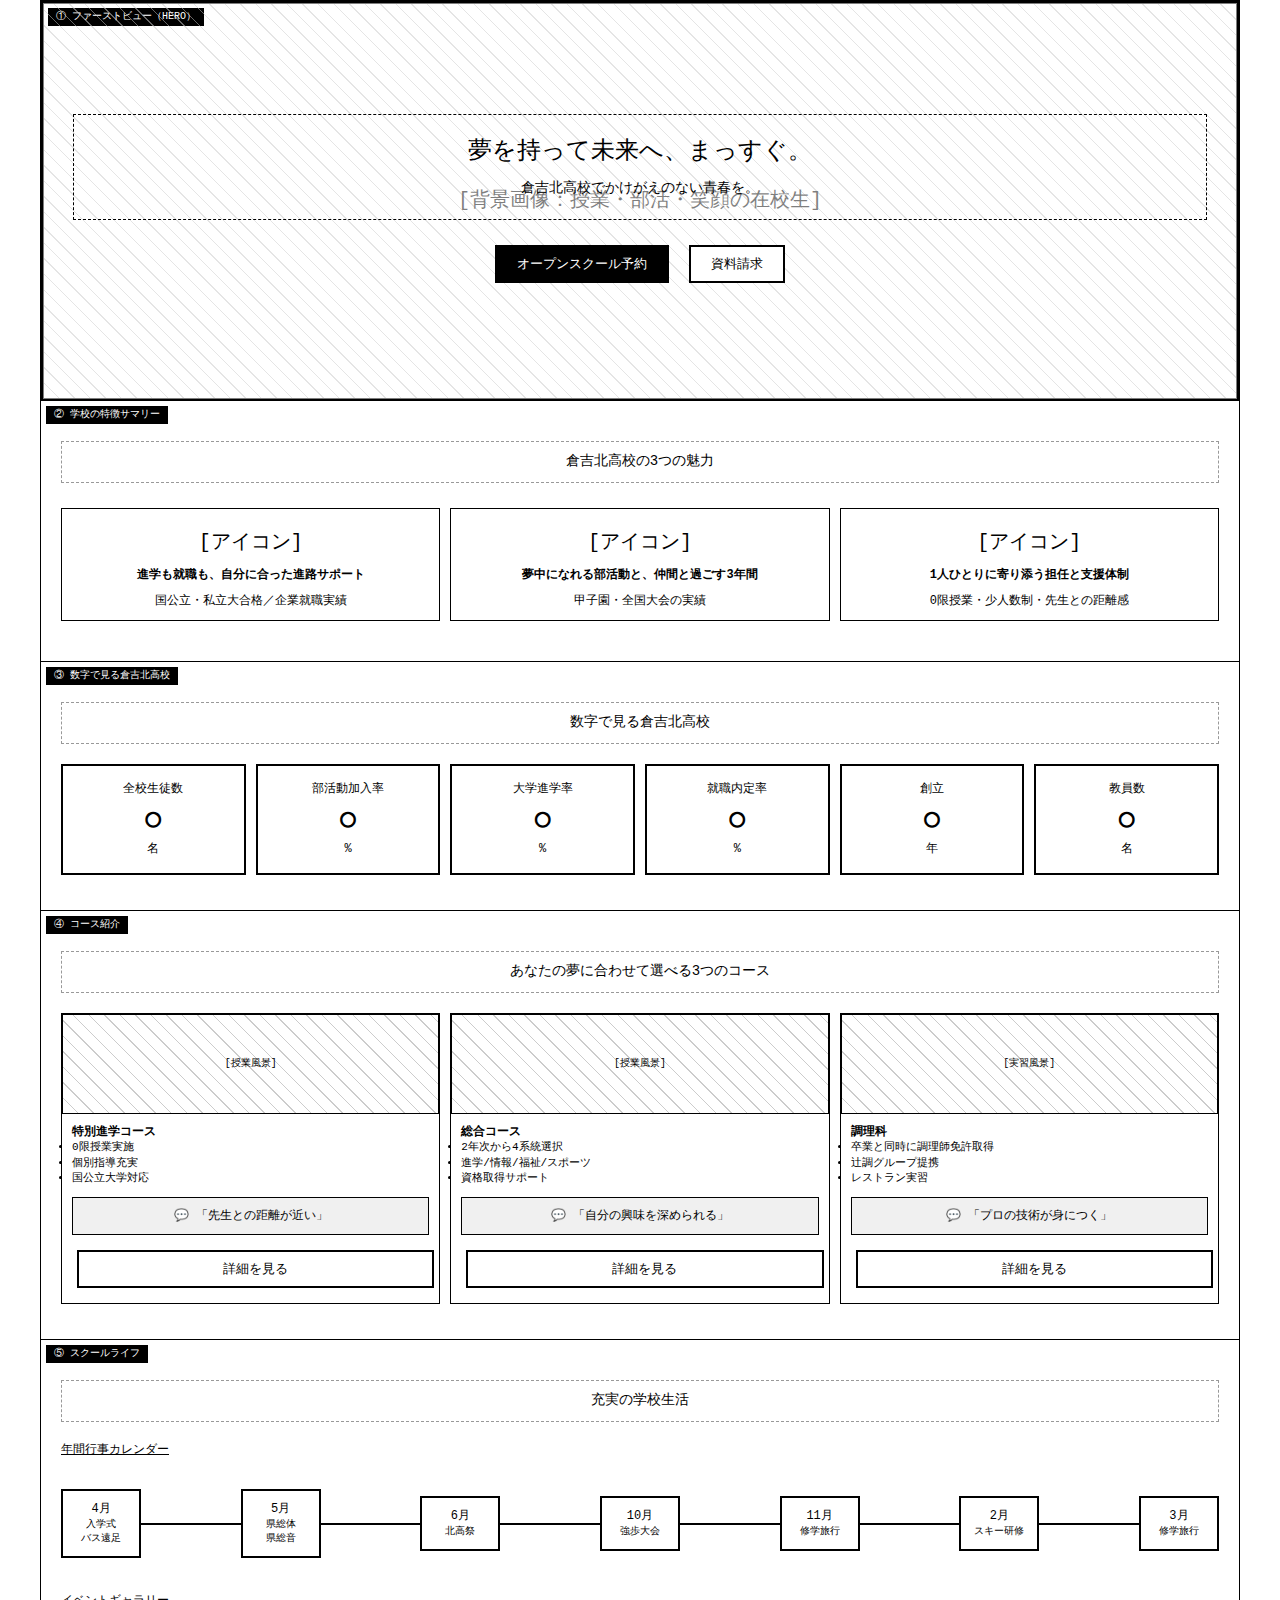
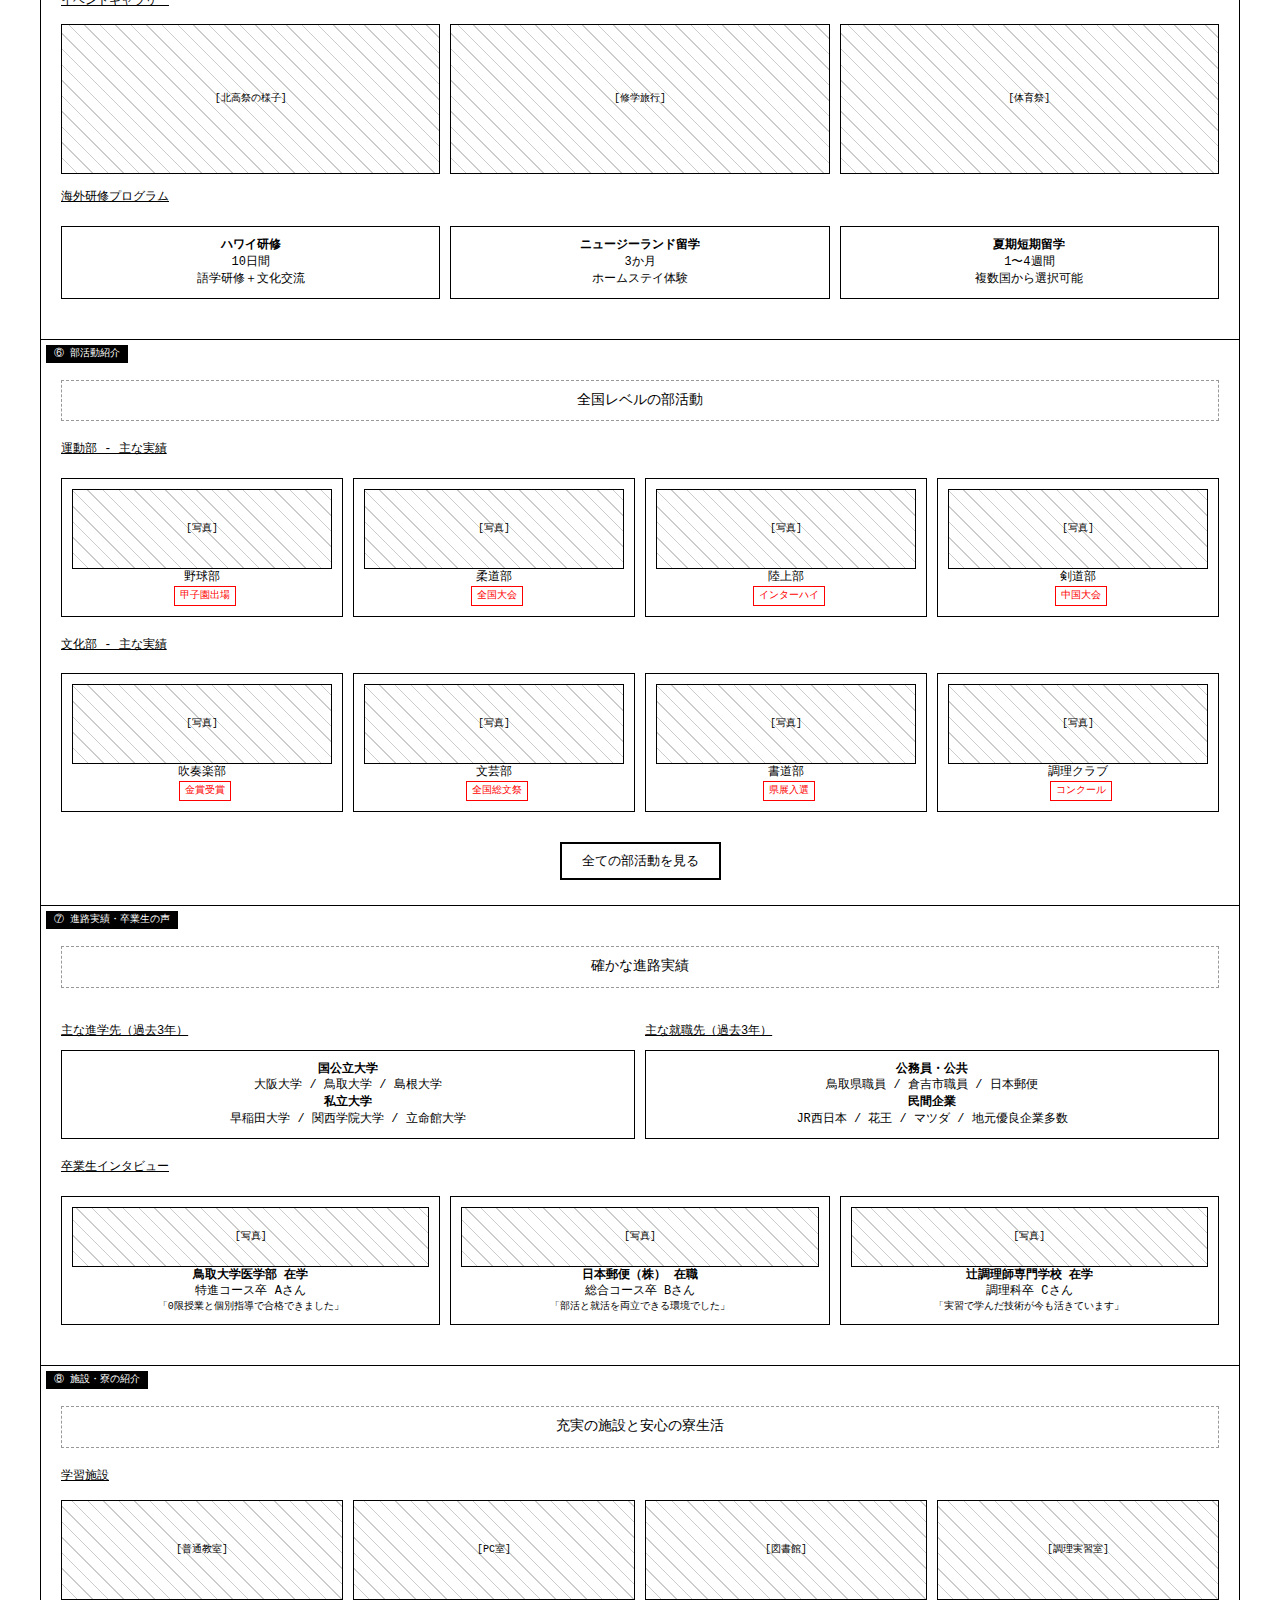
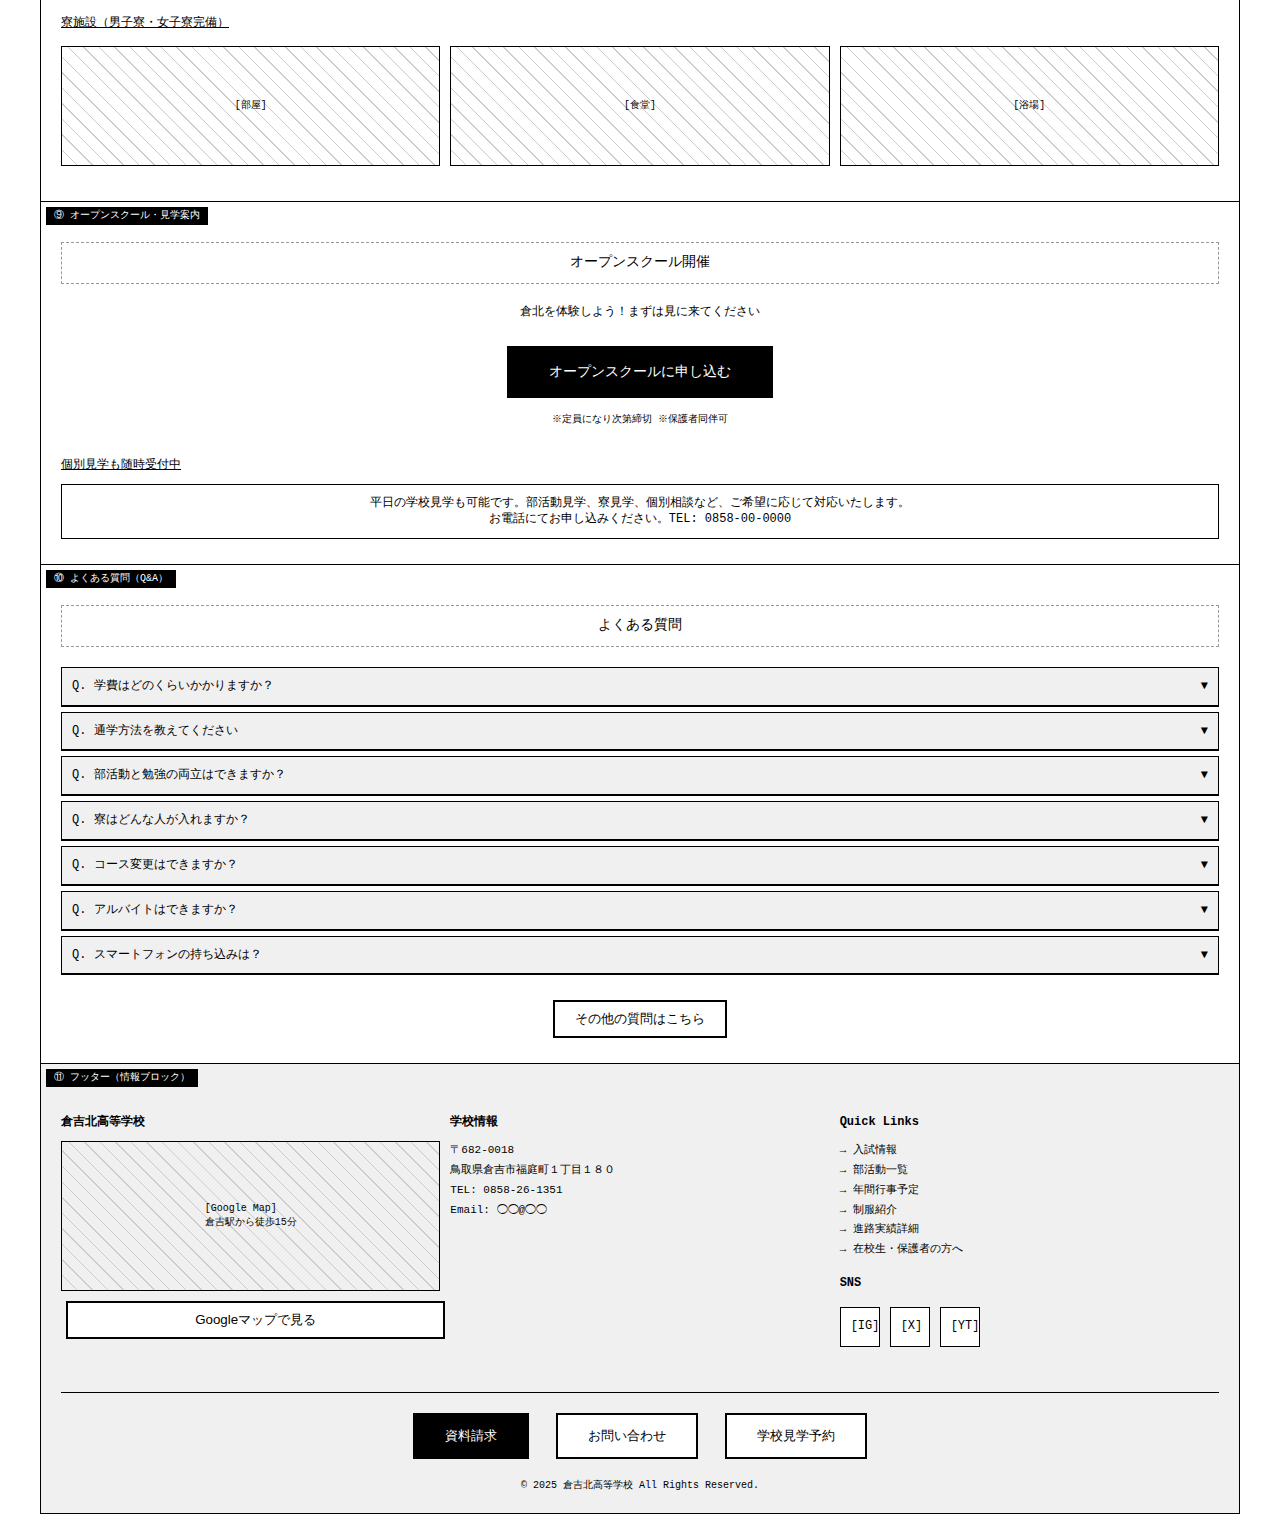
<file: XXindex.html>
<!DOCTYPE html>
<html lang="ja">
<head>
    <meta charset="UTF-8">
    <meta name="viewport" content="width=device-width, initial-scale=1.0">
    <title>倉吉北高等学校 LP ワイヤーフレーム（改善版）</title>
    <style>
        * {
            margin: 0;
            padding: 0;
            box-sizing: border-box;
        }
        
        body {
            font-family: monospace;
            line-height: 1.4;
            color: #000;
            background: #fff;
            font-size: 12px;
        }
        
        .container {
            max-width: 1200px;
            margin: 0 auto;
            border: 1px solid #000;
        }
        
        /* セクション共通 */
        section {
            padding: 20px;
            border-bottom: 1px solid #000;
            position: relative;
        }
        
        .section-label {
            position: absolute;
            top: 5px;
            left: 5px;
            background: #000;
            color: #fff;
            padding: 2px 8px;
            font-size: 10px;
        }
        
        h2 {
            text-align: center;
            margin: 20px 0;
            font-size: 14px;
            font-weight: normal;
            border: 1px dashed #999;
            padding: 10px;
        }
        
        h3 {
            margin: 15px 0 10px;
            font-size: 12px;
            font-weight: normal;
            text-decoration: underline;
        }
        
        /* ワイヤーフレーム要素 */
        .wire-box {
            border: 1px solid #000;
            padding: 10px;
            margin: 5px 0;
            text-align: center;
            background: #fff;
        }
        
        .wire-image {
            border: 1px solid #000;
            background: repeating-linear-gradient(
                45deg,
                transparent,
                transparent 10px,
                #ccc 10px,
                #ccc 11px
            );
            display: flex;
            align-items: center;
            justify-content: center;
            color: #000;
            font-size: 10px;
        }
        
        .btn-wire {
            display: inline-block;
            border: 2px solid #000;
            padding: 8px 20px;
            margin: 5px;
            background: #fff;
        }
        
        .btn-primary {
            background: #000;
            color: #fff;
        }
        
        /* グリッドレイアウト */
        .grid-3 {
            display: grid;
            grid-template-columns: repeat(3, 1fr);
            gap: 10px;
            margin: 15px 0;
        }
        
        .grid-2 {
            display: grid;
            grid-template-columns: repeat(2, 1fr);
            gap: 10px;
            margin: 15px 0;
        }
        
        .grid-4 {
            display: grid;
            grid-template-columns: repeat(4, 1fr);
            gap: 10px;
            margin: 15px 0;
        }
        
        .grid-6 {
            display: grid;
            grid-template-columns: repeat(6, 1fr);
            gap: 10px;
            margin: 15px 0;
        }
        
        /* ① ファーストビュー */
        .hero {
            height: 400px;
            border: 2px solid #000;
            display: flex;
            flex-direction: column;
            align-items: center;
            justify-content: center;
            text-align: center;
            padding: 30px;
        }
        
        .hero-title {
            border: 1px dashed #000;
            padding: 20px;
            margin-bottom: 20px;
            width: 100%;
        }
        
        /* CTAの段階的設計 */
        .cta-group {
            display: flex;
            gap: 10px;
            align-items: center;
            justify-content: center;
        }
        
        .cta-group span {
            font-size: 10px;
        }
        
        /* 数値ボックス */
        .number-box {
            border: 2px solid #000;
            padding: 15px;
            text-align: center;
        }
        
        .number-large {
            font-size: 24px;
            font-weight: bold;
            margin: 5px 0;
        }
        
        /* カード */
        .card {
            border: 1px solid #000;
        }
        
        .card-image {
            height: 100px;
            border-bottom: 1px solid #000;
        }
        
        .card-content {
            padding: 10px;
        }
        
        /* タイムライン */
        .timeline {
            display: flex;
            justify-content: space-between;
            align-items: center;
            padding: 20px 0;
            position: relative;
        }
        
        .timeline::before {
            content: '';
            position: absolute;
            top: 50%;
            left: 0;
            right: 0;
            height: 2px;
            background: #000;
            z-index: 0;
        }
        
        .timeline-item {
            background: #fff;
            border: 2px solid #000;
            padding: 10px;
            z-index: 1;
            position: relative;
            text-align: center;
            width: 80px;
        }
        
        /* 実績バッジ */
        .badge {
            display: inline-block;
            border: 1px solid #ff0000;
            color: #ff0000;
            padding: 2px 5px;
            font-size: 10px;
            margin-left: 5px;
        }
        
        /* Q&A */
        .qa-item {
            border: 1px solid #000;
            margin-bottom: 5px;
        }
        
        .qa-question {
            padding: 10px;
            background: #f0f0f0;
            border-bottom: 1px solid #000;
            display: flex;
            justify-content: space-between;
        }
        
        /* 動画プレースホルダー */
        .video-placeholder {
            border: 3px solid #000;
            height: 300px;
            display: flex;
            align-items: center;
            justify-content: center;
            margin: 20px 0;
            position: relative;
        }
        
        .play-button {
            width: 60px;
            height: 60px;
            border: 3px solid #000;
            border-radius: 50%;
            display: flex;
            align-items: center;
            justify-content: center;
            font-size: 24px;
        }
        
        /* レスポンシブ */
        @media (max-width: 768px) {
            .grid-3,
            .grid-2,
            .grid-4,
            .grid-6 {
                grid-template-columns: 1fr;
            }
            
            .timeline {
                flex-direction: column;
                gap: 20px;
            }
            
            .timeline::before {
                display: none;
            }
        }
    </style>
</head>
<body>
    <div class="container">
        <!-- ① ファーストビュー -->
        <section class="hero">
            <span class="section-label">① ファーストビュー（HERO）</span>
            <div class="wire-image" style="position: absolute; inset: 0; font-size: 20px; opacity: 0.5;">
                [背景画像：授業・部活・笑顔の在校生]
            </div>
            <div style="position: relative; z-index: 1; width: 100%;">
                <div class="hero-title">
                    <div style="font-size: 24px; margin-bottom: 10px;">夢を持って未来へ、まっすぐ。</div>
                    <div style="font-size: 14px;">倉吉北高校でかけがえのない青春を。</div>
                </div>
                <div class="cta-group">
                    <button class="btn-wire btn-primary">オープンスクール予約</button>
                    <button class="btn-wire">資料請求</button>
                </div>
            </div>
        </section>
        
        <!-- ② 学校の特徴サマリー -->
        <section>
            <span class="section-label">② 学校の特徴サマリー</span>
            <h2>倉吉北高校の3つの魅力</h2>
            <div class="grid-3">
                <div class="wire-box">
                    <div style="font-size: 20px; margin: 10px;">[アイコン]</div>
                    <div style="font-weight: bold; margin: 10px 0;">進学も就職も、自分に合った進路サポート</div>
                    <div>国公立・私立大合格／企業就職実績</div>
                </div>
                <div class="wire-box">
                    <div style="font-size: 20px; margin: 10px;">[アイコン]</div>
                    <div style="font-weight: bold; margin: 10px 0;">夢中になれる部活動と、仲間と過ごす3年間</div>
                    <div>甲子園・全国大会の実績</div>
                </div>
                <div class="wire-box">
                    <div style="font-size: 20px; margin: 10px;">[アイコン]</div>
                    <div style="font-weight: bold; margin: 10px 0;">1人ひとりに寄り添う担任と支援体制</div>
                    <div>0限授業・少人数制・先生との距離感</div>
                </div>
            </div>
        </section>
        
        <!-- ③ 数字で見る倉吉北（新規追加） -->
        <section>
            <span class="section-label">③ 数字で見る倉吉北高校</span>
            <h2>数字で見る倉吉北高校</h2>
            <div class="grid-6">
                <div class="number-box">
                    <div>全校生徒数</div>
                    <div class="number-large">◯</div>
                    <div>名</div>
                </div>
                <div class="number-box">
                    <div>部活動加入率</div>
                    <div class="number-large">◯</div>
                    <div>%</div>
                </div>
                <div class="number-box">
                    <div>大学進学率</div>
                    <div class="number-large">◯</div>
                    <div>%</div>
                </div>
                <div class="number-box">
                    <div>就職内定率</div>
                    <div class="number-large">◯</div>
                    <div>%</div>
                </div>
                <div class="number-box">
                    <div>創立</div>
                    <div class="number-large">◯</div>
                    <div>年</div>
                </div>
                <div class="number-box">
                    <div>教員数</div>
                    <div class="number-large">◯</div>
                    <div>名</div>
                </div>
            </div>
        </section>

        <!-- ⑥ コース紹介（順序変更） -->
        <section>
            <span class="section-label">④ コース紹介</span>
            <h2>あなたの夢に合わせて選べる3つのコース</h2>
            <div class="grid-3">
                <div class="card">
                    <div class="wire-image card-image">[授業風景]</div>
                    <div class="card-content">
                        <strong>特別進学コース</strong>
                        
                        <ul style="text-align: left; font-size: 11px;">
                            <li>0限授業実施</li>
                            <li>個別指導充実</li>
                            <li>国公立大学対応</li>
                        </ul>
                        <div class="wire-box" style="margin: 10px 0; background: #f0f0f0;">
                            💬 「先生との距離が近い」
                        </div>
                        <button class="btn-wire" style="width: 100%;">詳細を見る</button>
                    </div>
                </div>
                <div class="card">
                    <div class="wire-image card-image">[授業風景]</div>
                    <div class="card-content">
                        <strong>総合コース</strong>
                        
                        <ul style="text-align: left; font-size: 11px;">
                            <li>2年次から4系統選択</li>
                            <li>進学/情報/福祉/スポーツ</li>
                            <li>資格取得サポート</li>
                        </ul>
                        <div class="wire-box" style="margin: 10px 0; background: #f0f0f0;">
                            💬 「自分の興味を深められる」
                        </div>
                        <button class="btn-wire" style="width: 100%;">詳細を見る</button>
                    </div>
                </div>
                <div class="card">
                    <div class="wire-image card-image">[実習風景]</div>
                    <div class="card-content">
                        <strong>調理科</strong>
                      
                        <ul style="text-align: left; font-size: 11px;">
                            <li>卒業と同時に調理師免許取得</li>
                            <li>辻調グループ提携</li>
                            <li>レストラン実習</li>
                        </ul>
                        <div class="wire-box" style="margin: 10px 0; background: #f0f0f0;">
                            💬 「プロの技術が身につく」
                        </div>
                        <button class="btn-wire" style="width: 100%;">詳細を見る</button>
                    </div>
                </div>
            </div>
        </section>

        <!-- ④ スクールライフ（順序変更） -->
        <section>
            <span class="section-label">⑤ スクールライフ</span>
            <h2>充実の学校生活</h2>
            
            <h3>年間行事カレンダー</h3>
            <div class="timeline">
                <div class="timeline-item">
                    <div>4月</div>
                    <div style="font-size: 10px;">入学式<br>バス遠足</div>
                </div>
                <div class="timeline-item">
                    <div>5月</div>
                    <div style="font-size: 10px;">県総体<br>県総音</div>
                </div>
                <div class="timeline-item">
                    <div>6月</div>
                    <div style="font-size: 10px;">北高祭</div>
                </div>
                <div class="timeline-item">
                    <div>10月</div>
                    <div style="font-size: 10px;">強歩大会</div>
                </div>
                <div class="timeline-item">
                    <div>11月</div>
                    <div style="font-size: 10px;">修学旅行</div>
                </div>
                <div class="timeline-item">
                    <div>2月</div>
                    <div style="font-size: 10px;">スキー研修</div>
                </div>
                <div class="timeline-item">
                    <div>3月</div>
                    <div style="font-size: 10px;">修学旅行</div>
                </div>
            </div>
            
            <h3>イベントギャラリー</h3>
            <div class="grid-3">
                <div class="wire-image" style="height: 150px;">[北高祭の様子]</div>
                <div class="wire-image" style="height: 150px;">[修学旅行]</div>
                <div class="wire-image" style="height: 150px;">[体育祭]</div>
            </div>
            
            <h3>海外研修プログラム</h3>
            <div class="grid-3">
                <div class="wire-box">
                    <strong>ハワイ研修</strong>
                    <p>10日間</p>
                    <p>語学研修＋文化交流</p>
                </div>
                <div class="wire-box">
                    <strong>ニュージーランド留学</strong>
                    <p>3か月</p>
                    <p>ホームステイ体験</p>
                </div>
                <div class="wire-box">
                    <strong>夏期短期留学</strong>
                    <p>1〜4週間</p>
                    <p>複数国から選択可能</p>
                </div>
            </div>
        </section>
        
        <!-- ⑤ 部活動紹介（グリッド表示に変更） -->
        <section>
            <span class="section-label">⑥ 部活動紹介</span>
            <h2>全国レベルの部活動</h2>
            
            <h3>運動部 - 主な実績</h3>
            <div class="grid-4">
                <div class="wire-box">
                    <div class="wire-image" style="height: 80px;">[写真]</div>
                    <div>野球部</div>
                    <span class="badge">甲子園出場</span>
                </div>
                <div class="wire-box">
                    <div class="wire-image" style="height: 80px;">[写真]</div>
                    <div>柔道部</div>
                    <span class="badge">全国大会</span>
                </div>
                <div class="wire-box">
                    <div class="wire-image" style="height: 80px;">[写真]</div>
                    <div>陸上部</div>
                    <span class="badge">インターハイ</span>
                </div>
                <div class="wire-box">
                    <div class="wire-image" style="height: 80px;">[写真]</div>
                    <div>剣道部</div>
                    <span class="badge">中国大会</span>
                </div>
            </div>
            
            <h3>文化部 - 主な実績</h3>
            <div class="grid-4">
                <div class="wire-box">
                    <div class="wire-image" style="height: 80px;">[写真]</div>
                    <div>吹奏楽部</div>
                    <span class="badge">金賞受賞</span>
                </div>
                <div class="wire-box">
                    <div class="wire-image" style="height: 80px;">[写真]</div>
                    <div>文芸部</div>
                    <span class="badge">全国総文祭</span>
                </div>
                <div class="wire-box">
                    <div class="wire-image" style="height: 80px;">[写真]</div>
                    <div>書道部</div>
                    <span class="badge">県展入選</span>
                </div>
                <div class="wire-box">
                    <div class="wire-image" style="height: 80px;">[写真]</div>
                    <div>調理クラブ</div>
                    <span class="badge">コンクール</span>
                </div>
            </div>
            
            <div style="text-align: center; margin-top: 20px;">
                <button class="btn-wire">全ての部活動を見る</button>
            </div>
        </section>
        
        
        
        <!-- ⑦ 進路実績・卒業生の声 -->
        <section>
            <span class="section-label">⑦ 進路実績・卒業生の声</span>
            <h2>確かな進路実績</h2>
            <div class="grid-2">
                <div>
                    <h3>主な進学先（過去3年）</h3>
                    <div class="wire-box">
                        <strong>国公立大学</strong><br>
                        大阪大学 / 鳥取大学 / 島根大学<br>
                        <strong>私立大学</strong><br>
                        早稲田大学 / 関西学院大学 / 立命館大学
                    </div>
                </div>
                <div>
                    <h3>主な就職先（過去3年）</h3>
                    <div class="wire-box">
                        <strong>公務員・公共</strong><br>
                        鳥取県職員 / 倉吉市職員 / 日本郵便<br>
                        <strong>民間企業</strong><br>
                        JR西日本 / 花王 / マツダ / 地元優良企業多数
                    </div>
                </div>
            </div>
            
            <h3>卒業生インタビュー</h3>
            <div class="grid-3">
                <div class="wire-box">
                    <div class="wire-image" style="height: 60px;">[写真]</div>
                    <strong>鳥取大学医学部 在学</strong>
                    <p>特進コース卒 Aさん</p>
                    <p style="font-size: 10px;">「0限授業と個別指導で合格できました」</p>
                </div>
                <div class="wire-box">
                    <div class="wire-image" style="height: 60px;">[写真]</div>
                    <strong>日本郵便（株） 在職</strong>
                    <p>総合コース卒 Bさん</p>
                    <p style="font-size: 10px;">「部活と就活を両立できる環境でした」</p>
                </div>
                <div class="wire-box">
                    <div class="wire-image" style="height: 60px;">[写真]</div>
                    <strong>辻調理師専門学校 在学</strong>
                    <p>調理科卒 Cさん</p>
                    <p style="font-size: 10px;">「実習で学んだ技術が今も活きています」</p>
                </div>
            </div>
        </section>
        
        <!-- ⑧ 施設・寮の紹介（独立セクション化） -->
        <section>
            <span class="section-label">⑧ 施設・寮の紹介</span>
            <h2>充実の施設と安心の寮生活</h2>
            
            <h3>学習施設</h3>
            <div class="grid-4">
                <div class="wire-image" style="height: 100px;">[普通教室]</div>
                <div class="wire-image" style="height: 100px;">[PC室]</div>
                <div class="wire-image" style="height: 100px;">[図書館]</div>
                <div class="wire-image" style="height: 100px;">[調理実習室]</div>
            </div>
            
            <h3>寮施設（男子寮・女子寮完備）</h3>
            
            <div class="grid-3" style="margin-top: 15px;">
                <div class="wire-image" style="height: 120px;">[部屋]</div>
                <div class="wire-image" style="height: 120px;">[食堂]</div>
                <div class="wire-image" style="height: 120px;">[浴場]</div>
            </div>
        </section>
        
        <!-- ⑩ オープンスクール・見学案内 -->
        <section>
            <span class="section-label">⑨ オープンスクール・見学案内</span>
            <h2>オープンスクール開催</h2>
            <p style="text-align: center; margin-bottom: 20px;">倉北を体験しよう！まずは見に来てください</p>
            
            <div style="text-align: center; margin-top: 20px;">
                <button class="btn-wire btn-primary" style="padding: 15px 40px; font-size: 14px;">
                    オープンスクールに申し込む
                </button>
                <div style="margin-top: 10px; font-size: 10px;">
                    ※定員になり次第締切 ※保護者同伴可
                </div>
            </div>
            
            <h3 style="margin-top: 30px;">個別見学も随時受付中</h3>
            <div class="wire-box">
                平日の学校見学も可能です。部活動見学、寮見学、個別相談など、ご希望に応じて対応いたします。<br>
                お電話にてお申し込みください。TEL: 0858-00-0000
            </div>
        </section>
        
        <!-- ⑪ よくある質問（Q&A） -->
        <section>
            <span class="section-label">⑩ よくある質問（Q&A）</span>
            <h2>よくある質問</h2>
            
            <div class="qa-item">
                <div class="qa-question">
                    Q. 学費はどのくらいかかりますか？
                    <span>▼</span>
                </div>
                <div style="padding: 10px; display: none;">
                    A. 就学支援金制度により、世帯収入に応じて実質0円〜となります。詳細は事務室までお問い合わせください。
                </div>
            </div>
            
            <div class="qa-item">
                <div class="qa-question">
                    Q. 通学方法を教えてください
                    <span>▼</span>
                </div>
                <div style="padding: 10px; display: none;">
                    A. 倉吉駅から徒歩15分、自転車で5分です。遠方からの生徒向けに専用スクールバスも運行しています（要申込）。
                </div>
            </div>
            
            <div class="qa-item">
                <div class="qa-question">
                    Q. 部活動と勉強の両立はできますか？
                    <span>▼</span>
                </div>
                <div style="padding: 10px; display: none;">
                    A. 多くの生徒が両立しています。部活動は原則18:30までとし、その後の学習時間を確保。テスト前は部活動停止期間もあります。
                </div>
            </div>
            
            <div class="qa-item">
                <div class="qa-question">
                    Q. 寮はどんな人が入れますか？
                    <span>▼</span>
                </div>
                <div style="padding: 10px; display: none;">
                    A. 自宅からの通学が困難な生徒（概ね1時間以上）が対象です。男子寮40名、女子寮30名の定員があります。
                </div>
            </div>
            
            <div class="qa-item">
                <div class="qa-question">
                    Q. コース変更はできますか？
                    <span>▼</span>
                </div>
                <div style="padding: 10px; display: none;">
                    A. 総合コースは2年次に系統を選択します。特進コースと総合コース間の変更は、1年次末に成績等を考慮して可能な場合があります。
                </div>
            </div>
            
            <div class="qa-item">
                <div class="qa-question">
                    Q. アルバイトはできますか？
                    <span>▼</span>
                </div>
                <div style="padding: 10px; display: none;">
                    A. 原則禁止ですが、経済的理由がある場合は許可制で認めています。長期休暇中は届出制で可能です。
                </div>
            </div>
            
            <div class="qa-item">
                <div class="qa-question">
                    Q. スマートフォンの持ち込みは？
                    <span>▼</span>
                </div>
                <div style="padding: 10px; display: none;">
                    A. 持ち込み可能ですが、授業中は電源OFF、校内では指定場所でのみ使用可能です。
                </div>
            </div>
            
            <div style="text-align: center; margin-top: 20px;">
                <button class="btn-wire">その他の質問はこちら</button>
            </div>
        </section>
        
        <!-- ⑫ フッター（情報ブロック） -->
        <footer>
            <section style="border: none; background: #f0f0f0;">
                <span class="section-label">⑪ フッター（情報ブロック）</span>
                <div class="grid-3" style="margin-top: 30px;">
                    <div>
                        <strong>倉吉北高等学校</strong>
                        <div class="wire-image" style="height: 150px; margin-top: 10px;">
                            [Google Map]<br>
                            倉吉駅から徒歩15分
                        </div>
                        <button class="btn-wire" style="margin-top: 10px; width: 100%;">
                            Googleマップで見る
                        </button>
                    </div>
                    <div>
                        <strong>学校情報</strong>
                        <div style="margin-top: 10px; font-size: 11px; line-height: 1.8;">
                            〒682-0018<br>
                            鳥取県倉吉市福庭町１丁目１８０<br>
                            TEL: 0858-26-1351<br>
                            Email: ◯◯@◯◯<br>
                        </div>
                    </div>
                    <div>
                        <strong>Quick Links</strong>
                        <ul style="list-style: none; margin-top: 10px; font-size: 11px; line-height: 1.8;">
                            <li>→ 入試情報</li>
                            <li>→ 部活動一覧</li>
                            <li>→ 年間行事予定</li>
                            <li>→ 制服紹介</li>
                            <li>→ 進路実績詳細</li>
                            <li>→ 在校生・保護者の方へ</li>
                        </ul>
                        <strong style="display: block; margin-top: 15px;">SNS</strong>
                        <div style="display: flex; gap: 10px; margin: 10px 0;">
                            <div class="wire-box" style="width: 40px; height: 40px;">[IG]</div>
                            <div class="wire-box" style="width: 40px; height: 40px;">[X]</div>
                            <div class="wire-box" style="width: 40px; height: 40px;">[YT]</div>
                        </div>
                    </div>
                </div>
                
                <div style="border-top: 1px solid #000; margin-top: 30px; padding-top: 20px;">
                    <div style="text-align: center;">
                        <button class="btn-wire btn-primary" style="padding: 12px 30px; margin: 0 10px;">
                            資料請求
                        </button>
                        <button class="btn-wire" style="padding: 12px 30px; margin: 0 10px;">
                            お問い合わせ
                        </button>
                        <button class="btn-wire" style="padding: 12px 30px; margin: 0 10px;">
                            学校見学予約
                        </button>
                    </div>
                    <p style="text-align: center; margin-top: 20px; font-size: 10px;">
                        © 2025 倉吉北高等学校 All Rights Reserved.
                    </p>
                </div>
            </section>
        </footer>
    </div>
</body>
</html>
</file>
<file: style.css>
@import url('https://fonts.googleapis.com/css2?family=M+PLUS+Rounded+1c:wght@700;900&family=Noto+Sans+JP&family=Zen+Maru+Gothic&display=swap');
/* =========================================================
   0) Variables & Base Styles
========================================================= */
:root {
    --color-bg: #f5e9de;
    --color-surface: #fff;
    --color-text: #333;
    --color-muted: #7b7b7b;
    --primary: #f4a72c;
    --accent1: #62a2af;
    --accent2: #e26b5a;
    --accent3: #b68ec4;
    --accent4: #f3d157;
    --radius: 14px;
    --radius-lg: 18px;
    --shadow: 0 8px 22px rgba(0, 0, 0, .08);
    --max: 1120px;
    --sp-1: 6px;
    --sp-2: 10px;
    --sp-3: 16px;
    --sp-4: 24px;
    --sp-5: 32px;
    --sp-6: 48px;
    --sp-7: 72px;
    --rail-safe: 0px;
}

*,
*::before,
*::after {
    box-sizing: border-box
}

html,
body {
    margin: 0;
    padding: 0;
    overflow-x: hidden
}

img {
    max-width: 100%;
    height: auto;
    display: block
}

a {
    color: inherit;
    text-decoration: none
}

ul {
    margin: 0;
    padding: 0;
    list-style: none
}

button {
    font: inherit;
    background: none;
    border: 0;
    padding: 0;
    cursor: pointer
}

body {
    font-family: 'Noto Sans JP', 'Zen Maru Gothic', sans-serif;
    color: var(--color-text);
    background: var(--color-bg);
    line-height: 1.8
}

p {
    margin: 0 0 var(--sp-3)
}

p:last-child {
    margin-bottom: 0
}

h1,
h2,
h3 {
    line-height: 1.3;
    margin: 0 0 .5em;
    font-weight: 900
}

.container {
    max-width: var(--max);
    margin: 0 auto;
    padding-left: clamp(20px, 3.2vw, 28px);
    padding-right: clamp(20px, 3.2vw, 28px)
}

.section {
    padding-top: clamp(64px, 8vw, 92px);
    padding-bottom: clamp(56px, 7vw, 80px);
    position: relative;
    isolation: isolate
}

.section::before {
    content: "";
    position: absolute;
    inset: 0;
    pointer-events: none;
    z-index: -1;
    opacity: .4;
    background: radial-gradient(circle at 1px 1px, rgba(0, 0, 0, .1)1px, transparent 0) 0 0/10px 10px
}

.eyebrow {
    font-size: .75rem;
    font-weight: 700;
    color: #888;
    letter-spacing: .08em;
    text-transform: uppercase;
    margin-bottom: .4em;
    display: block;
    text-align: center
}

h2.section-title {
    font-size: clamp(1.4rem, 3.2vw, 1.9rem);
    text-align: center;
    letter-spacing: .02em;
    margin: 0 0 var(--sp-5);
    opacity: 0;
    transform: translateY(30px);
    transition: opacity .6s ease-out, transform .6s ease-out
}

h2.section-title.is-visible {
    opacity: 1;
    transform: translateY(0)
}

h2.section-title span {
    display: inline-block;
    padding: .35em 1em;
    border-radius: 999px;
    letter-spacing: .05em;
    color: #fff;
    box-shadow: 0 10px 26px rgba(0, 0, 0, .12);
    border: 2px solid rgba(255, 255, 255, .6)
}

/* Buttons */
.btn {
    display: inline-flex;
    align-items: center;
    justify-content: center;
    padding: .7em 1.2em;
    border-radius: 999px;
    font-weight: 700;
    transition: all .15s ease;
    border: 2px solid transparent
}

.btn:hover {
    transform: translateY(-1px)
}

.btn:active {
    transform: translateY(0)
}

.btn-main {
    background: var(--primary);
    color: #fff
}

.btn-main:hover {
    box-shadow: 0 6px 16px rgba(244, 167, 44, .35)
}

.btn-accent {
    background: var(--accent1);
    color: #fff
}

.btn-accent:hover {
    box-shadow: 0 6px 16px rgba(98, 162, 175, .35)
}

.btn-outline {
    background: #fff;
    border-color: #ddd
}

.btn-outline:hover {
    background: #f7f7f7
}

.btn-light {
    background: #fff;
    color: #333;
    border: 2px solid #eee
}

.btn-light:hover {
    background: #fafafa
}

a.btn-wire,
.btn-wire {
    display: inline-flex;
    align-items: center;
    justify-content: center;
    width: 100%;
    padding: .75em 1em;
    font-weight: 900;
    border-radius: 12px;
    border: 2px solid #ddd;
    background: #fff;
    transition: all .15s ease
}

a.btn-wire:hover,
.btn-wire:hover {
    background: #fafafa;
    border-color: #ccc;
    transform: translateY(-1px)
}

/* =========================================================
   1) Header & Footer
========================================================= */
.site-header {
    position: sticky;
    top: 0;
    z-index: 20;
    background: rgba(245, 233, 222, .8);
    backdrop-filter: saturate(1.2) blur(6px);
    -webkit-backdrop-filter: saturate(1.2) blur(6px);
    border-bottom: 1px solid rgba(0, 0, 0, .05)
}

.header-inner {
    display: flex;
    align-items: center;
    justify-content: space-between;
    min-height: clamp(56px, 7vw, 76px)
}

.brand {
    display: flex;
    align-items: center
}

.brand img {
    display: block;
    height: clamp(34px, 4.4vw, 52px);
    width: auto;
    max-width: none
}

@media (min-width:1200px) {
    .brand img {
        height: 46px
    }
}

.header-cta {
    display: flex;
    gap: 10px;
    align-items: center
}

.site-footer {
    background: linear-gradient(180deg, #1f2a33 0%, #141a1f 100%);
    color: #e9eef2;
    padding: 40px 0 10px
}

.footer-inner {
    display: grid;
    gap: var(--sp-4);
    grid-template-columns: 2fr 1fr 1fr;
    align-items: start
}

.footer-brand address {
    font-style: normal;
    color: #aaa;
    margin-top: 8px
}

.footer-links a {
    transition: color .2s
}

.footer-links a:hover {
    color: #fff
}

.footer-cta {
    display: flex;
    gap: 10px;
    flex-wrap: wrap;
    justify-content: flex-end
}

.footer-copy {
    border-top: 1px solid rgba(255, 255, 255, .08);
    margin-top: var(--sp-3);
    padding-top: var(--sp-2);
    text-align: center
}

/* =========================================================
   2) Sections
========================================================= */
/* Hero */
.hero-split-bg {
    position: relative;
    width: 100%;
    aspect-ratio: 16/9;
    overflow: hidden
}

.hero-bg-split {
    display: grid;
    grid-template-columns: repeat(3, 1fr);
    position: absolute;
    inset: 0;
    z-index: 0;
    transform: translateY(-60px)
}

.bg-image {
    background-size: cover;
    background-position: center;
    background-repeat: no-repeat
}

.bg-left {
    background-image: url("assets/hero/bg-left.jpg")
}

.bg-center {
    background-image: url("assets/hero/bg-center.png")
}

.bg-right {
    background-image: url("assets/hero/bg-right.jpg")
}

.hero-content {
    position: absolute;
    inset: 0;
    z-index: 1;
    display: flex;
    flex-direction: column;
    align-items: center;
    justify-content: center;
    gap: clamp(14px, 2.4vw, 28px);
    text-align: center;
    padding: 20px
}

.headline-wrap {
    transform: rotate(-5deg);
    background: var(--primary);
    padding: .6em 1.5em;
    box-shadow: 0 6px 18px rgba(0, 0, 0, .25);
    z-index: 1
}

.hero-content h1 {
    margin: 0;
    font-size: clamp(2.2rem, 6vw, 4.2rem);
    font-weight: 900;
    color: #fff;
    white-space: nowrap;
    line-height: 1.1;
    letter-spacing: .03em;
    text-shadow: 0 3px 6px rgba(0, 0, 0, .45), 0 0 1px rgba(0, 0, 0, .2);
    -webkit-text-stroke: .5px rgba(0, 0, 0, .15)
}

.copy-actions {
    display: flex;
    gap: clamp(12px, 2vw, 18px);
    justify-content: center;
    flex-wrap: wrap;
    margin-top: 1rem
}

.hero-content .btn {
    font-size: 1.05rem;
    padding: .8em 1.8em;
    box-shadow: 0 8px 24px rgba(0, 0, 0, .2)
}

.hero-content .btn-main {
    border-color: var(--primary)
}

.hero-content .btn-light {
    background: rgba(255, 255, 255, .85);
    backdrop-filter: blur(5px);
    -webkit-backdrop-filter: blur(5px);
    border-color: rgba(255, 255, 255, .9)
}

.hero-content .btn:hover {
    transform: translateY(-3px) scale(1.03);
    box-shadow: 0 12px 30px rgba(0, 0, 0, .25)
}

/* About */
#about.section.alt {
    background: linear-gradient(180deg, #FFF6EA 0%, #FFFFFF 100%)
}

#about.section::before {
    opacity: .28;
    background: radial-gradient(circle at 1px 1px, rgba(0, 0, 0, .06)1px, transparent 0) 0 0/12px 12px
}

.about-hero::after {
    content: "KURAYOSHIKITA";
    position: absolute;
    top: 48%;
    left: 50%;
    transform: translate(-50%, 4px);
    color: #9B8B7E;
    opacity: .05;
    font-size: clamp(3rem, 18vw, 10rem);
    font-weight: 900;
    letter-spacing: .09em;
    font-family: 'Yusei Magic', sans-serif;
    pointer-events: none;
    user-select: none;
    z-index: 0
}

.about-wrapper {
    position: relative;
    z-index: 1;
    display: grid;
    grid-template-columns: minmax(160px, 1fr) minmax(520px, 720px) minmax(160px, 1fr);
    align-items: center;
    column-gap: clamp(20px, 4vw, 40px)
}

.about-figure {
    align-self: end;
    justify-self: center;
    max-width: clamp(200px, 24vw, 320px);
    min-width: 200px;
    filter: drop-shadow(0 10px 24px rgba(0, 0, 0, .08))
}

.about-figure img {
    width: 100%;
    height: auto;
    display: block;
    border-radius: 12px
}

.about-figure-left {
    transform: translateX(-3%)
}

.about-figure-right {
    transform: translateX(3%)
}

.about-center {
    text-align: center;
    padding: clamp(16px, 2.2vw, 24px) clamp(20px, 3vw, 34px)
}

.about-eyebrow {
    font-size: clamp(.9rem, .6rem + .9vw, 1.2rem);
    letter-spacing: .14em;
    color: var(--accent1);
    opacity: .9;
    margin-bottom: .8em;
    display: inline-block
}

.about-copy {
    margin: clamp(2px, .5vw, 8px) 0 clamp(18px, 2.2vw, 26px);
    font-size: clamp(1.05rem, .95rem + .8vw, 1.4rem);
    line-height: 1.9;
    font-weight: 500;
    max-width: 34ch;
    margin-inline: auto;
    text-align: center
}

.about-copy .hl-1,
.about-copy .hl-2 {
    font-weight: 900;
    color: #2C91E9
}

.about-cta {
    background: linear-gradient(135deg, #F4A72C 0%, #E98B2E 100%);
    color: #fff;
    font-weight: 900;
    padding: 1em 2em;
    border-radius: 32px;
    box-shadow: 0 8px 22px rgba(244, 167, 44, .25);
    transition: all .3s ease
}

.about-cta:hover {
    box-shadow: 0 12px 30px rgba(244, 167, 44, .35);
    transform: translateY(-2px)
}

/* Features */
.point-row {
    display: flex;
    align-items: center;
    gap: clamp(24px, 5vw, 56px);
    margin-bottom: clamp(48px, 6vw, 72px)
}

.point-row:last-of-type {
    margin-bottom: 0
}

.point-row.reverse {
    flex-direction: row-reverse
}

.point-image img {
    width: 100%;
    max-width: 460px;
    border-radius: 16px;
    box-shadow: 0 6px 18px rgba(0, 0, 0, .1)
}

.point-badge {
    font-weight: bold;
    color: var(--accent1);
    margin-bottom: .4em;
    font-size: .9rem;
    letter-spacing: .05em
}

.point-title {
    font-size: 1.6rem;
    margin-bottom: .3em
}

.point-sub {
    font-weight: 700;
    color: #555;
    margin-bottom: .6em
}

.point-desc {
    color: #444
}

/* Numbers */
.numbers-grid {
    display: grid;
    grid-template-columns: repeat(3, 1fr);
    gap: clamp(16px, 3vw, 24px)
}

.number-box {
    border-radius: 16px;
    box-shadow: var(--shadow);
    padding: clamp(16px, 2.2vw, 22px);
    text-align: center;
    display: flex;
    flex-direction: column;
    align-items: center;
    justify-content: center;
    gap: 6px;
    border-top: 6px solid rgba(0, 0, 0, .06);
    transition: transform .15s ease, box-shadow .15s ease
}

.number-box:hover {
    transform: translateY(-2px);
    box-shadow: 0 10px 26px rgba(0, 0, 0, .12)
}

.number-box:nth-child(1) {
    border-top-color: var(--accent1);
    background: linear-gradient(180deg, #fff 50%, #f0f8fa 100%)
}

.number-box:nth-child(2) {
    border-top-color: var(--accent2);
    background: linear-gradient(180deg, #fff 50%, #fff1ef 100%)
}

.number-box:nth-child(3) {
    border-top-color: var(--accent3);
    background: linear-gradient(180deg, #fff 50%, #f9f4fb 100%)
}

.number-box:nth-child(4) {
    border-top-color: var(--accent4);
    background: linear-gradient(180deg, #fff 50%, #fffbec 100%)
}

.number-box:nth-child(5) {
    border-top-color: var(--primary);
    background: linear-gradient(180deg, #fff 50%, #fff8ea 100%)
}

.number-box:nth-child(6) {
    border-top-color: #9ad3dd;
    background: linear-gradient(180deg, #fff 50%, #f0fafb 100%)
}

.number-label {
    font-weight: 800;
    color: #555;
    line-height: 1.2
}

.number-large {
    font-size: clamp(1.8rem, 4.6vw, 2.8rem);
    line-height: 1;
    color: #1f1f1f;
    font-variant-numeric: tabular-nums;
    letter-spacing: .02em;
    font-weight: 700
}

.number-unit {
    color: #666;
    font-weight: 700
}

/* Courses */
.course-grid {
    display: grid;
    grid-template-columns: repeat(3, 1fr);
    gap: clamp(16px, 2.4vw, 24px)
}

.courseCard {
    background: var(--color-surface);
    border-radius: 16px;
    box-shadow: var(--shadow);
    overflow: hidden;
    display: flex;
    flex-direction: column;
    border: 4px solid rgba(0, 0, 0, .06);
    transition: transform .15s ease, box-shadow .15s ease
}

.courseCard:hover {
    transform: translateY(-2px);
    box-shadow: 0 12px 26px rgba(0, 0, 0, .12)
}

.courseCard.accent-blue {
    border-color: rgba(98, 162, 175, .28)
}

.courseCard.accent-coral {
    border-color: rgba(226, 107, 90, .28)
}

.courseCard.accent-purple {
    border-color: rgba(182, 142, 196, .28)
}

.courseCard .card-image {
    aspect-ratio: 16/9;
    background: #f4f4f4;
    overflow: hidden
}

.courseCard .card-image img {
    width: 100%;
    height: 100%;
    object-fit: cover;
    transition: transform .4s ease
}

.courseCard:hover .card-image img {
    transform: scale(1.05)
}

.courseCard .card-content {
    padding: clamp(14px, 2.2vw, 20px);
    display: flex;
    flex-direction: column;
    gap: 12px
}

.course-title {
    font-size: 1.15rem
}

.course-points {
    padding-left: 1.1em;
    display: grid;
    gap: .25em;
    font-size: .95rem
}

.course-points li {
    list-style: disc;
    line-height: 1.5
}

.voice-box {
    background: #f6f6f6;
    border: 1px dashed rgba(0, 0, 0, .15);
    border-radius: 12px;
    padding: .6em .8em;
    font-weight: 700;
    color: #444
}

/* Photo Mosaic & Programs */
.life-cinema,
.photo-mosaic {
    margin-bottom: var(--sp-6)
}

.photo-mosaic {
    isolation: isolate;
    display: grid;
    grid-template-columns: repeat(auto-fit, minmax(240px, 1fr));
    grid-auto-flow: row dense;
    gap: clamp(16px, 2vw, 24px);
    max-width: 100%
}

.photo-mosaic>figure {
    position: relative;
    min-width: 0;
    margin: 0;
    border-radius: 16px;
    overflow: hidden;
    box-shadow: var(--shadow);
    aspect-ratio: 4/3;
    z-index: 0
}

.photo-mosaic>figure>img {
    width: 100%;
    height: 100%;
    object-fit: cover;
    display: block;
    border-radius: inherit
}

.program-grid {
    display: grid;
    grid-template-columns: repeat(auto-fit, minmax(280px, 1fr));
    gap: 18px
}

.program-card {
    position: relative;
    display: block;
    border-radius: 16px;
    overflow: hidden;
    background: #000;
    box-shadow: var(--shadow);
    aspect-ratio: 5/3;
    transition: transform .15s ease, box-shadow .15s ease
}

.program-card:hover {
    transform: translateY(-2px);
    box-shadow: 0 16px 36px rgba(0, 0, 0, .12)
}

.program-card img {
    width: 100%;
    height: 100%;
    object-fit: cover;
    transform: scale(1.03);
    transition: transform .5s ease;
    opacity: .98
}

.program-card:hover img {
    transform: scale(1.08)
}

.program-badge {
    position: absolute;
    top: 10px;
    left: 10px;
    background: #fff;
    color: #333;
    font-weight: 900;
    border-radius: 999px;
    padding: .3em .7em;
    font-size: .85rem;
    box-shadow: 0 6px 16px rgba(0, 0, 0, .24)
}

.program-meta {
    position: absolute;
    inset: auto 0 0 0;
    padding: 12px 14px;
    color: #fff;
    background: linear-gradient(to top, rgba(0, 0, 0, .55), rgba(0, 0, 0, 0))
}

.program-meta strong {
    display: block;
    font-size: 1.05rem
}

.program-meta small {
    opacity: .92
}

/* Clubs */
.subhead {
    font-size: 1.25rem;
    font-weight: 700
}

.club-slider-wrap {
    position: relative;
    display: flex;
    align-items: center;
    gap: 12px;
    margin: 20px 0 44px
}

.club-slider {
    scroll-behavior: smooth;
    display: flex;
    gap: clamp(12px, 2vw, 16px);
    overflow-x: hidden;
    /* ← スクロールバーを非表示に */
    padding: 10px 2px;
    scrollbar-width: none;
    /* Firefox用の設定 */
}

/* Chrome, Safari用の設定 */
.club-slider::-webkit-scrollbar {
    display: none;
}

.club-slider:focus-visible {
    outline: 2px solid var(--accent1);
    outline-offset: 2px;
    border-radius: 4px
}

.club-card {
    flex: 0 0 auto;
    width: 260px;
    background: var(--color-surface);
    border-radius: 16px;
    box-shadow: var(--shadow);
    text-align: center;
    transition: transform .12s ease, box-shadow .12s ease
}

.club-card:hover {
    transform: translateY(-2px);
    box-shadow: 0 14px 30px rgba(2, 8, 20, .12)
}

.club-thumb {
    width: 100%;
    height: 150px;
    border-radius: 12px;
    overflow: hidden;
    margin: 0;
    background: #eef3f8
}

.club-thumb img {
    width: 100%;
    height: 100%;
    object-fit: cover
}

.club-name {
    font-weight: 900;
    font-size: 1rem;
    padding: 12px 14px
}

.club-nav {
    flex: 0 0 auto;
    width: 40px;
    height: 40px;
    border-radius: 50%;
    display: grid;
    place-items: center;
    background: #fff;
    border: 1px solid #e5e7eb;
    box-shadow: var(--shadow);
    user-select: none;
    transition: transform .1s ease, background .1s ease
}

.club-nav:hover {
    background: #f6f7f8;
    transform: translateY(-1px)
}

.club-nav:disabled {
    opacity: .45;
    cursor: not-allowed;
    transform: none
}

.club-nav svg {
    width: 18px;
    height: 18px;
    color: #111
}

/* Outcomes */
.outcome-boxes {
    display: grid;
    grid-template-columns: 1fr 1fr;
    gap: clamp(16px, 2.4vw, 24px);
    margin-bottom: var(--sp-5)
}

.outcome-box {
    background: #fff;
    border-radius: 16px;
    box-shadow: 0 8px 22px rgba(0, 0, 0, .06);
    padding: 24px
}

.outcome-box .label {
    font-size: 1rem;
    font-weight: bold;
    color: #555;
    margin-bottom: 12px
}

.outcome-box strong {
    display: block;
    font-weight: 900;
    margin: 8px 0 4px
}

.interview-cards {
    display: grid;
    grid-template-columns: repeat(3, 1fr);
    gap: clamp(14px, 2vw, 22px)
}

.interview-card {
    background: #fff;
    border-radius: 16px;
    box-shadow: 0 6px 18px rgba(0, 0, 0, .06);
    overflow: hidden;
    display: flex;
    flex-direction: column
}

.interview-image {
    height: 140px;
    overflow: hidden;
    background: #f0f0f0
}

.interview-image img {
    width: 100%;
    height: 100%;
    object-fit: cover;
    border-bottom: 1px solid #eee
}

.interview-body {
    padding: clamp(12px, 2vw, 16px)
}

.interview-title {
    font-weight: bold;
    margin-bottom: 4px
}

.interview-name {
    font-size: .9rem;
    color: #666
}

.interview-quote {
    font-size: .9rem;
    margin-top: 8px;
    color: #444
}

/* Facilities */
.facilities-slider {
    position: relative
}

.facilities-track {
    display: flex;
    gap: clamp(14px, 2vw, 18px);
    overflow-x: auto;
    scroll-snap-type: x mandatory;
    scroll-behavior: smooth;
    padding: 8px 10px 16px;
    -ms-overflow-style: none;
    scrollbar-width: none
}

.facilities-track::-webkit-scrollbar {
    display: none
}

.facility-slide {
    scroll-snap-align: center;
    flex: 0 0 clamp(72%, 54vw, 34%);
    background: var(--color-surface);
    border-radius: 16px;
    box-shadow: var(--shadow);
    overflow: hidden
}

.facility-slide img {
    width: 100%;
    aspect-ratio: 4/3;
    object-fit: cover
}

.facility-slide figcaption {
    text-align: center;
    padding: .7em .9em;
    font-weight: 800;
    color: #555;
    background: #fff
}

.facilities-nav {
    position: absolute;
    top: 50%;
    transform: translateY(-50%);
    width: 44px;
    height: 44px;
    border-radius: 50%;
    background: rgba(255, 255, 255, .9);
    box-shadow: 0 6px 18px rgba(0, 0, 0, .18);
    color: #3b2a1a;
    font-size: 24px;
    font-weight: 900;
    display: grid;
    place-items: center;
    z-index: 1;
    transition: all .15s ease
}

.facilities-nav:hover {
    transform: translateY(-50%) scale(1.05)
}

.facilities-nav:active {
    transform: translateY(-50%) scale(.98)
}

.facilities-nav:disabled {
    opacity: .35;
    cursor: default
}

.facilities-nav.prev {
    left: -6px
}

.facilities-nav.next {
    right: -6px
}

/* Entry */
.entry-panel {
    background: var(--color-surface);
    border-radius: 18px;
    box-shadow: var(--shadow);
    padding: clamp(20px, 4vw, 32px);
    text-align: center
}

.entry-lead {
    font-weight: 600;
    margin-bottom: var(--sp-4)
}

.entry-panel .grid {
    grid-template-columns: repeat(2, 1fr);
    gap: clamp(14px, 2vw, 20px)
}

.big-cta {
    display: flex;
    align-items: center;
    justify-content: center;
    padding: 16px;
    border-radius: 14px;
    font-size: 1.1rem;
    font-weight: 900;
    box-shadow: var(--shadow);
    transition: transform .2s ease, box-shadow .2s ease
}

.big-cta:hover {
    transform: translateY(-2px);
    box-shadow: 0 12px 28px rgba(0, 0, 0, .12)
}

.big-cta.c1 {
    background: linear-gradient(90deg, #b9e5ec 0%, var(--accent1) 100%);
    color: #08353c
}

.big-cta.c2 {
    background: linear-gradient(90deg, var(--accent4) 0%, #ffe8a3 100%);
    color: #5a4200
}

.notes {
    margin-top: 14px;
    color: #666;
    font-size: .9rem
}

/* FAQ */
.faq {
    display: grid;
    gap: 1rem
}

.faq-item {
    border: 1px solid #ddd;
    border-radius: var(--radius);
    background: transparent;
    transition: background-color .2s
}

.faq-item[open] {
    background: var(--color-surface)
}

.faq-item summary {
    cursor: pointer;
    padding: 16px 18px;
    font-weight: 800;
    display: flex;
    align-items: center;
    gap: .6em;
    list-style: none;
    position: relative;
    padding-right: 3rem
}

.faq-item summary::-webkit-details-marker {
    display: none
}

.faq-item summary:hover {
    background: #f7f7f7
}

.faq-item summary::before,
.faq-item summary::after {
    content: '';
    position: absolute;
    top: 50%;
    right: 1.5rem;
    width: 1rem;
    height: 2px;
    background: var(--color-muted);
    transform: translateY(-50%);
    transition: transform .3s ease
}

.faq-item summary::after {
    transform: translateY(-50%) rotate(90deg)
}

.faq-item[open] summary::after {
    transform: translateY(-50%) rotate(0deg)
}

.faq-item .q {
    color: var(--accent2)
}

.faq-item .a {
    padding: var(--sp-4);
    color: #555;
    display: flex;
    gap: .6em;
    border-top: 1px solid #ddd
}

.faq-item .a-label {
    color: var(--accent1);
    font-weight: 900
}

/* =========================================================
   3) Floating UI
========================================================= */
.side-rail {
    position: fixed;
    top: 50%;
    right: 0;
    transform: translateY(-50%);
    width: 88px;
    background: #fff;
    border-top-left-radius: 18px;
    border-bottom-left-radius: 18px;
    box-shadow: 0 6px 18px rgba(0, 0, 0, .12);
    padding: 14px 8px;
    display: flex;
    flex-direction: column;
    align-items: center;
    gap: 14px;
    z-index: 110
}

.side-rail .rail-block {
    display: flex;
    flex-direction: column;
    align-items: center;
    gap: 8px;
    color: #3b2a1a;
    transition: transform .15s ease, opacity .15s ease
}

.side-rail .rail-block:hover {
    transform: translateY(-1px);
    opacity: .95
}

.side-rail .rail-ico {
    width: 34px;
    height: 34px;
    color: #3b2a1a
}

.side-rail .rail-text {
    writing-mode: vertical-rl;
    text-orientation: upright;
    font-weight: 900;
    letter-spacing: .08em;
    line-height: 1.6;
    color: #3b2a1a
}

.side-rail .rail-sep {
    width: 60%;
    height: 1px;
    background: #3b2a1a;
    opacity: .35;
    border: 0;
    margin: 0
}

.back-to-top {
    position: fixed;
    bottom: 20px;
    right: 20px;
    width: 50px;
    height: 50px;
    background: var(--primary);
    color: #fff;
    border-radius: 50%;
    display: grid;
    place-items: center;
    box-shadow: 0 4px 12px rgba(0, 0, 0, .15);
    z-index: 100;
    opacity: 0;
    visibility: hidden;
    transform: translateY(20px);
    transition: all .3s ease
}

.back-to-top.is-visible {
    opacity: 1;
    visibility: visible;
    transform: translateY(0)
}

.back-to-top:hover {
    background: #e0941c;
    transform: scale(1.05)
}

/* =========================================================
   4) Theming (section title pills)
========================================================= */
#points {
    background: #EAF5F7
}

#points .section-title span {
    background: #62a2af
}

#numbers {
    background: #F6F0FA
}

#numbers .section-title span {
    background: #b68ec4
}

#courses {
    background: #FFF5E4
}

#courses .section-title span {
    background: #f4a72c
}

#life {
    background: #FDECEA
}

#life .section-title span {
    background: #e26b5a
}

#club-achievements {
    background: #EAF7FB
}

#club-achievements .section-title span {
    background: #5fb3c7
}

#outcomes {
    background: #F0EFF8
}

#outcomes .section-title span {
    background: #7c70b0
}

#facilities {
    background: #FDEFF3
}

#facilities .section-title span {
    background: #ed90aa
}

#entry {
    background: #FFF9E3
}

#entry .section-title span {
    background: #f3d157
}

#faq {
    background: #EAF7F0
}

#faq .section-title span {
    background: #62c597
}

/* =========================================================
   5) LIFE CINEMA (Modern Refresh)
   - 今風の矢印/ドット/プログレス
   - 番号マーカーを非表示
========================================================= */
.life-cinema.modern {
    --nav-size: 52px;
    --nav-radius: 16px;
    --nav-bg: rgba(255, 255, 255, .85);
    --nav-brd: 1px solid rgba(255, 255, 255, .65);
    --nav-shadow: 0 10px 26px rgba(0, 0, 0, .18);
    --nav-hover-shadow: 0 16px 36px rgba(0, 0, 0, .22);
    --dot-bg: #dfe6ea;
    --dot-active: var(--accent1);
    --dot-height: 10px;
    --progress-start: var(--accent1);
    --progress-end: var(--primary);
    --edge-fade: 120px;
    position: relative;
    padding: 24px 0 40px;
    isolation: isolate;
}

.life-cinema.modern .cinema-track {
    display: flex;
    gap: clamp(18px, 2.4vw, 28px);
    overflow-x: auto;
    scroll-snap-type: x mandatory;
    padding: 6px clamp(18px, 3vw, 30px) 14px;
    -ms-overflow-style: none;
    scrollbar-width: none;
    position: relative;
    z-index: 1;
    user-select: none;
    -webkit-user-select: none;
    touch-action: pan-y;
    mask-image: linear-gradient(to right, transparent 0, #000 var(--edge-fade), #000 calc(100% - var(--edge-fade)), transparent 100%);
}

.life-cinema.modern .cinema-track::-webkit-scrollbar {
    display: none
}

.life-cinema.modern .cinema-slide {
    flex: 0 0 auto;
    width: clamp(74%, 66vw, 860px);
    aspect-ratio: 16/9;
    scroll-snap-align: center;
    position: relative;
    border-radius: 22px;
    overflow: hidden;
    background: #000;
    box-shadow: 0 18px 38px rgba(0, 0, 0, .12);
    transform: translateZ(0) scale(.97);
    transition: transform .45s cubic-bezier(.22, 1, .36, 1), box-shadow .45s, filter .45s;
    outline: 0;
}

.life-cinema.modern .cinema-slide.is-active {
    transform: translateZ(0) scale(1);
    box-shadow: 0 22px 44px rgba(0, 0, 0, .16);
    filter: saturate(1.02)
}

.life-cinema.modern .cinema-slide img {
    width: 100%;
    height: 100%;
    object-fit: cover;
    transform: scale(1.055);
    transition: transform .6s ease;
    pointer-events: none
}

.life-cinema.modern .cinema-slide.is-active img {
    transform: scale(1.08)
}

.life-cinema.modern .cinema-caption {
    position: absolute;
    inset: 0;
    display: flex;
    flex-direction: column;
    justify-content: flex-end;
    padding: clamp(14px, 2.4vw, 22px);
    color: #fff;
    background: linear-gradient(to top, rgba(0, 0, 0, .62), rgba(0, 0, 0, .18)55%, transparent 85%)
}

.life-cinema.modern .cinema-caption .chip {
    align-self: flex-start;
    background: rgba(255, 255, 255, .94);
    color: #333;
    font-weight: 900;
    border-radius: 999px;
    padding: .32em .7em;
    font-size: .9rem;
    box-shadow: 0 8px 20px rgba(0, 0, 0, .25)
}

/* arrows */
.life-cinema.modern .cinema-nav {
    position: absolute;
    top: 50%;
    transform: translateY(-50%);
    width: var(--nav-size);
    height: var(--nav-size);
    border-radius: var(--nav-radius);
    display: grid;
    place-items: center;
    background: var(--nav-bg);
    border: var(--nav-brd);
    backdrop-filter: blur(8px);
    -webkit-backdrop-filter: blur(8px);
    box-shadow: var(--nav-shadow);
    color: #111;
    z-index: 6;
    transition: transform .2s ease, box-shadow .2s ease, background .2s ease, opacity .2s ease;
    -webkit-tap-highlight-color: transparent;
}

@media (hover:hover) {
    .life-cinema.modern .cinema-nav:hover {
        transform: translateY(-50%) scale(1.06);
        box-shadow: var(--nav-hover-shadow);
        background: rgba(255, 255, 255, .98)
    }
}

.life-cinema.modern .cinema-nav:active {
    transform: translateY(-50%) scale(.98)
}

.life-cinema.modern .cinema-nav:disabled {
    opacity: .45;
    cursor: default;
    transform: translateY(-50%)
}

.life-cinema.modern .cinema-nav.prev {
    left: clamp(10px, 4vw, 32px)
}

.life-cinema.modern .cinema-nav.next {
    right: calc(clamp(10px, 4vw, 32px) + var(--rail-safe))
}

.life-cinema.modern .cinema-nav svg {
    width: 22px;
    height: 22px
}

/* dots (numbers hidden) */
.life-cinema.modern .cinema-dots {
    display: flex;
    gap: 12px;
    justify-content: center;
    margin: 14px 0 0;
    list-style: none;
    padding-left: 0
}

.life-cinema.modern .cinema-dots li {
    height: var(--dot-height);
    width: 32px;
    background: var(--dot-bg);
    border-radius: 999px;
    opacity: .95;
    transition: width .25s ease, background .25s ease, opacity .25s ease, transform .25s ease;
    backdrop-filter: blur(2px);
    list-style: none
}

.life-cinema.modern .cinema-dots li::marker {
    content: none
}

.life-cinema.modern .cinema-dots li[aria-current="true"] {
    width: 48px;
    background: var(--dot-active);
    transform: translateY(-1px)
}

/* progress */
.life-cinema.modern .cinema-progress {
    position: absolute;
    left: 0;
    right: 0;
    top: 6px;
    height: 3px;
    background: rgba(0, 0, 0, .08);
    border-radius: 999px;
    overflow: hidden;
    z-index: 6;
    margin-inline: clamp(12px, 4vw, 28px)
}

.life-cinema.modern .cinema-progress span {
    display: block;
    height: 100%;
    width: 0%;
    background: linear-gradient(90deg, var(--progress-start), var(--progress-end));
    transition: width .2s linear;
    box-shadow: inset 0 -1px 0 rgba(255, 255, 255, .35);
    border-radius: inherit
}

/* Responsive */
@media (max-width:639px) {
    .life-cinema.modern .cinema-slide {
        width: calc(100% - 40px)
    }

    .life-cinema.modern .cinema-nav {
        top: auto;
        bottom: 12px;
        transform: none;
        width: 44px;
        height: 44px;
        border-radius: 14px
    }

    .life-cinema.modern .cinema-nav.prev {
        left: 12px
    }

    .life-cinema.modern .cinema-nav.next {
        right: 12px
    }
}

@media (min-width:640px) and (max-width:1023px) {
    .life-cinema.modern .cinema-slide {
        width: calc((100% - 20px - 24px)/2)
    }
}

@media (min-width:1024px) {
    .life-cinema.modern .cinema-slide {
        width: calc((100% - 40px - 24px*2)/3)
    }
}

@media (prefers-reduced-motion:reduce) {

    .life-cinema.modern .cinema-slide,
    .life-cinema.modern .cinema-slide img,
    .life-cinema.modern .cinema-nav,
    .life-cinema.modern .cinema-dots li {
        transition: none !important
    }
}

/* =========================================================
   6) Theming & Responsive
========================================================= */
@media (min-width:769px) {
    :root {
        --rail-safe: 140px
    }
}

@media (min-width:1200px) {

    .photo-mosaic>figure:nth-child(1),
    .photo-mosaic>figure:nth-child(6) {
        grid-column: span 2;
        aspect-ratio: 16/9
    }
}

@media (max-width:960px) {
    .footer-inner {
        grid-template-columns: 1fr
    }

    .course-grid {
        grid-template-columns: 1fr 1fr
    }

    .outcome-boxes {
        grid-template-columns: 1fr
    }

    .interview-cards {
        grid-template-columns: 1fr 1fr
    }

    .facility-slide {
        flex-basis: clamp(84%, 70vw, 58%)
    }

    .about-wrapper {
        grid-template-columns: 1fr 1fr;
        grid-template-areas: "left center" "right center"
    }

    .about-figure-left {
        grid-area: left;
        transform: translateX(-3%)
    }

    .about-center {
        grid-area: center
    }

    .about-figure-right {
        grid-area: right;
        transform: translateX(3%)
    }

    .about-figure {
        max-width: clamp(220px, 26vw, 300px)
    }

    .about-hero::after {
        font-size: clamp(2.8rem, 22vw, 8.5rem)
    }
}

@media (max-width:768px) {

    .point-row,
    .point-row.reverse {
        flex-direction: column
    }

    .point-image img {
        max-width: 100%
    }

    .point-text {
        text-align: center
    }

    .side-rail {
        display: none
    }

    .about-wrapper {
        grid-template-columns: 1fr;
        gap: var(--sp-4)
    }

    .about-figure,
    .about-figure-left,
    .about-figure-right {
        transform: none;
        max-width: clamp(200px, 40vw, 260px)
    }

    .about-copy {
        font-size: clamp(1.05rem, 1rem + .6vw, 1.3rem);
        line-height: 1.95
    }

    .about-hero::after {
        opacity: .05;
        font-size: clamp(2.6rem, 28vw, 7.2rem)
    }

    .numbers-grid {
        grid-template-columns: repeat(2, 1fr)
    }

    .cta-belt-inner {
        grid-template-columns: 1fr
    }
}

@media (max-width:640px) {
    h2.section-title span {
        padding: .3em .8em
    }

    .point-text {
        text-align: left
    }

    .belt-card {
        border-radius: 18px
    }

    .headline-wrap {
        transform: rotate(-2.5deg);
        padding: 1em
    }

    .hero-content h1 {
        white-space: normal;
        font-size: clamp(1.6rem, 5vw, 2.5rem)
    }

    .hero-content {
        gap: 18px
    }

    .course-grid,
    .interview-cards,
    .entry-panel .grid {
        grid-template-columns: 1fr
    }

    .facility-slide {
        flex-basis: 88%
    }

    .facilities-nav {
        width: 40px;
        height: 40px;
        font-size: 22px
    }

    .facilities-nav.prev {
        left: 2px
    }

    .facilities-nav.next {
        right: 2px
    }

    .club-card {
        width: 220px
    }

    .club-thumb {
        height: 130px
    }
}

@media (max-width:480px) {
    .numbers-grid {
        grid-template-columns: 1fr
    }
}

/* ========== LIFE CINEMA v3 – Pop & Modern (scoped) ========== */
.life-cinema.v3 {
    --h: clamp(240px, 36vw, 520px);
    /* スライド高さ */
    --radius: 22px;
    --gap: clamp(14px, 2vw, 22px);
    --nav-size: 54px;
    --dot-h: 12px;
    --edge: 120px;
    --bg: var(--color-bg, #f5e9de);

    position: relative;
    isolation: isolate;
    padding: 22px 0 40px;
}

/* 端フェード（マスクで高品質） */
.life-cinema.v3 .lc3-track {
    display: flex;
    gap: var(--gap);
    overflow-x: auto;
    scroll-snap-type: x mandatory;
    padding: 8px clamp(16px, 3vw, 28px) 14px;
    -ms-overflow-style: none;
    scrollbar-width: none;
    position: relative;
    z-index: 1;
    user-select: none;
    -webkit-user-select: none;
    touch-action: pan-y;
    mask-image: linear-gradient(to right, transparent 0, #000 var(--edge), #000 calc(100% - var(--edge)), transparent 100%);
}

.life-cinema.v3 .lc3-track::-webkit-scrollbar {
    display: none;
}

/* スライドカード：ネオン×ガラスでポップに */
.life-cinema.v3 .lc3-slide {
    flex: 0 0 auto;
    width: clamp(74%, 64vw, 860px);
    height: var(--h);
    scroll-snap-align: center;
    position: relative;
    border-radius: var(--radius);
    overflow: hidden;
    background: #0b0b0b;
    box-shadow:
        0 22px 46px rgba(0, 0, 0, .18),
        inset 0 0 0 1px rgba(255, 255, 255, .06);
    outline: 0;
    transform: translateZ(0) scale(.975);
    transition: transform .45s cubic-bezier(.22, 1, .36, 1), box-shadow .45s, filter .45s;
}

.life-cinema.v3 .lc3-slide.is-active {
    transform: translateZ(0) scale(1);
    box-shadow:
        0 26px 58px rgba(0, 0, 0, .22),
        0 0 0 1px rgba(255, 255, 255, .08) inset;
    filter: saturate(1.04) contrast(1.02);
}

/* 画像：既定は “contain” で全表示（data-fit="cover" でカバーに） */
.life-cinema.v3[data-fit="contain"] .lc3-slide img {
    width: 100%;
    height: 100%;
    object-fit: contain;
    background: #111;
}

.life-cinema.v3[data-fit="cover"] .lc3-slide img {
    width: 100%;
    height: 100%;
    object-fit: cover;
}

/* キャプション：ポップなチップ＋ふわっとグラデ */
.life-cinema.v3 .lc3-cap {
    position: absolute;
    inset: 0;
    display: flex;
    flex-direction: column;
    justify-content: flex-end;
    padding: clamp(14px, 2.4vw, 24px);
    color: #fff;
    background: linear-gradient(to top, rgba(0, 0, 0, .6), rgba(0, 0, 0, .15) 60%, transparent 85%);
}

.life-cinema.v3 .lc3-cap .chip {
    align-self: flex-start;
    background: linear-gradient(135deg, #62a2af, #88d0db);
    color: #0b2b31;
    font-weight: 900;
    letter-spacing: .02em;
    border-radius: 999px;
    padding: .38em .8em;
    font-size: .95rem;
    box-shadow: 0 8px 20px rgba(0, 0, 0, .28);
}

.life-cinema.v3 .lc3-cap .chip.c2 {
    background: linear-gradient(135deg, #f4a72c, #ffd36a);
    color: #5a3a00;
}

.life-cinema.v3 .lc3-cap .chip.c3 {
    background: linear-gradient(135deg, #e26b5a, #ff9e92);
    color: #4a1710;
}

.life-cinema.v3 .lc3-cap .chip.c4 {
    background: linear-gradient(135deg, #b68ec4, #e1c5ee);
    color: #2f1740;
}

.life-cinema.v3 .lc3-cap h3 {
    margin: .45em 0 0;
    font-size: clamp(1.2rem, 2.6vw, 1.9rem);
    text-shadow: 0 3px 10px rgba(0, 0, 0, .45);
    letter-spacing: .02em;
}

/* ナビ（ガラス＋ネオン） */
.life-cinema.v3 .lc3-nav {
    position: absolute;
    top: 50%;
    transform: translateY(-50%);
    width: var(--nav-size);
    height: var(--nav-size);
    border-radius: 16px;
    display: grid;
    place-items: center;
    background: rgba(255, 255, 255, .9);
    border: 1px solid rgba(255, 255, 255, .6);
    backdrop-filter: blur(8px);
    -webkit-backdrop-filter: blur(8px);
    box-shadow: 0 16px 36px rgba(0, 0, 0, .2);
    color: #111;
    z-index: 6;
    transition: transform .2s ease, box-shadow .2s ease, background .2s ease, opacity .2s ease;
    -webkit-tap-highlight-color: transparent;
}

.life-cinema.v3 .lc3-nav.prev {
    left: clamp(10px, 4vw, 32px);
}

.life-cinema.v3 .lc3-nav.next {
    right: clamp(10px, 4vw, 32px);
}

.life-cinema.v3 .lc3-nav:hover {
    transform: translateY(-50%) scale(1.06);
    background: #fff;
}

.life-cinema.v3 .lc3-nav:active {
    transform: translateY(-50%) scale(.98);
}

.life-cinema.v3 .lc3-nav svg {
    width: 22px;
    height: 22px;
}

/* ドット：ポップなピル＋小さな光沢 */
.life-cinema.v3 .lc3-dots {
    display: flex;
    gap: 12px;
    justify-content: center;
    margin: 14px 0 0;
    list-style: none;
    padding-left: 0;
}

.life-cinema.v3 .lc3-dots li {
    height: var(--dot-h);
    width: 30px;
    border-radius: 999px;
    background: #e5ecf0;
    opacity: .95;
    backdrop-filter: blur(2px);
    transition: width .22s ease, background .22s ease, transform .22s ease, opacity .22s ease;
    box-shadow: inset 0 1px 2px rgba(255, 255, 255, .65), 0 6px 14px rgba(0, 0, 0, .10);
}

.life-cinema.v3 .lc3-dots li[aria-current="true"] {
    width: 48px;
    background: linear-gradient(90deg, #62a2af, #f4a72c);
    transform: translateY(-1px);
}

/* プログレスバー：虹グラデで軽やかに */
.life-cinema.v3 .lc3-progress {
    position: absolute;
    left: 0;
    right: 0;
    top: 6px;
    height: 3px;
    background: rgba(0, 0, 0, .08);
    border-radius: 999px;
    overflow: hidden;
    z-index: 6;
    margin-inline: clamp(12px, 4vw, 28px);
}

.life-cinema.v3 .lc3-progress span {
    display: block;
    height: 100%;
    width: 0%;
    background: linear-gradient(90deg, #62a2af, #f4a72c);
    box-shadow: inset 0 -1px 0 rgba(255, 255, 255, .35);
    transition: width .2s linear;
    border-radius: inherit;
}

/* レスポンシブ：段組み幅はそのままに高さ優先 */
@media (max-width: 639px) {
    .life-cinema.v3 .lc3-slide {
        width: calc(100% - 40px);
    }

    .life-cinema.v3 .lc3-nav {
        top: auto;
        bottom: 12px;
        transform: none;
        width: 46px;
        height: 46px;
        border-radius: 14px;
    }

    .life-cinema.v3 .lc3-nav.prev {
        left: 12px;
    }

    .life-cinema.v3 .lc3-nav.next {
        right: 12px;
    }
}

@media (min-width: 640px) and (max-width: 1023px) {
    .life-cinema.v3 .lc3-slide {
        width: calc((100% - 20px - 24px)/2);
    }
}

@media (min-width: 1024px) {
    .life-cinema.v3 .lc3-slide {
        width: calc((100% - 40px - 24px*2)/3);
    }
}

/* 低モーション配慮 */
@media (prefers-reduced-motion: reduce) {

    .life-cinema.v3 .lc3-slide,
    .life-cinema.v3 .lc3-nav,
    .life-cinema.v3 .lc3-dots li {
        transition: none !important;
    }
}

/* ボタンが最前面で必ずクリックできるように */
.life-cinema .cinema-nav {
    z-index: 20;
    pointer-events: auto;
}

.life-cinema .cinema-progress {
    pointer-events: none;
}

/* クリック遮らない */
/* ====== LIFE CINEMA v3 – ホール風テーマ（添付デザイン寄せ） ====== */
.life-cinema.v3.theme-hall {
    --h: clamp(260px, 48vw, 520px);
    --gap: 10px;
    padding: 12px 0 26px;
}

/* 1枚を大きく中央に */
.life-cinema.v3.theme-hall .lc3-track {
    justify-content: center;
    gap: var(--gap);
    mask: none;
    -webkit-mask: none;
}

/* スライドは横いっぱい＆大きなR、影は控えめ */
.life-cinema.v3.theme-hall .lc3-slide {
    width: clamp(92%, 92vw, 1120px);
    height: var(--h);
    border-radius: 24px;
    box-shadow: 0 12px 28px rgba(0, 0, 0, .12);
    transform: none;
}

.life-cinema.v3.theme-hall .lc3-slide.is-active {
    box-shadow: 0 14px 34px rgba(0, 0, 0, .16);
}

/* 画像はカバー（全画面で見せる） */
.life-cinema.v3.theme-hall[data-fit="cover"] .lc3-slide img {
    object-fit: cover;
}

/* 左右の丸い小矢印（外側に少しはみ出す） */
.life-cinema.v3.theme-hall .lc3-nav {
    width: 40px;
    height: 40px;
    border-radius: 999px;
    top: 50%;
    transform: translateY(-50%);
    background: #fff;
    border: 1px solid #e6e6e6;
    box-shadow: 0 6px 16px rgba(0, 0, 0, .15);
}

.life-cinema.v3.theme-hall .lc3-nav.prev {
    left: -10px;
}

.life-cinema.v3.theme-hall .lc3-nav.next {
    right: -10px;
}

.life-cinema.v3.theme-hall .lc3-nav svg {
    width: 18px;
    height: 18px;
}

/* ドット：小さな丸を中央に（アクティブは青） */
.life-cinema.v3.theme-hall .lc3-dots {
    gap: 8px;
    margin-top: 12px;
}

.life-cinema.v3.theme-hall .lc3-dots li {
    width: 8px;
    height: 8px;
    border-radius: 999px;
    background: #d8d8d8;
    box-shadow: none;
    transform: none;
    transition: opacity .2s;
}

.life-cinema.v3.theme-hall .lc3-dots li[aria-current="true"] {
    width: 8px;
    background: #0aa3d9;
}

/* キャプション：左下に白カード（青文字）、月チップは非表示 */
.life-cinema.v3.theme-hall .lc3-cap {
    inset: auto auto 12px 12px;
    padding: 0;
    background: none;
}

.life-cinema.v3.theme-hall .lc3-cap .chip {
    display: none;
}

.life-cinema.v3.theme-hall .lc3-cap h3 {
    margin: 0;
    color: #0aa3d9;
    font-weight: 900;
    font-size: clamp(1.05rem, 2.2vw, 1.4rem);
    background: #fff;
    border-radius: 16px 16px 0 16px;
    padding: .55em .9em;
    box-shadow: 0 8px 18px rgba(0, 0, 0, .12);
    text-shadow: none;
}

/* 進捗バーは非表示（添付デザインに無い） */
.life-cinema.v3.theme-hall .lc3-progress {
    display: none;
}

/* モバイル：矢印は中へ寄せる */
@media (max-width: 640px) {
    .life-cinema.v3.theme-hall .lc3-slide {
        width: calc(100% - 24px);
    }

    .life-cinema.v3.theme-hall .lc3-nav.prev {
        left: 4px;
    }

    .life-cinema.v3.theme-hall .lc3-nav.next {
        right: 4px;
    }
}

/* スクールライフのスライダーを強制的に1枚表示にするための追加コード */
.life-cinema.v3.theme-hall .lc3-slide {
    width: 100%;
}

/* ===== Pre-Footer Split CTA (harmonized) ===== */
.prefooter-inner {
    display: grid;
    grid-template-columns: 1fr 1fr;
    gap: clamp(12px, 2vw, 16px);
}

.pf-item {
    --radius: 20px;
    /* 他カードとの角丸統一 */
    position: relative;
    display: flex;
    align-items: center;
    justify-content: center;
    min-height: clamp(260px, 40vw, 360px);
    border-radius: var(--radius);
    overflow: hidden;
    text-decoration: none;
    isolation: isolate;
    box-shadow: 0 8px 24px rgba(0, 0, 0, .06);
    /* ソフトシャドウ（他カード寄せ） */
}

/* 背景画像 */
.pf-item img {
    position: absolute;
    inset: 0;
    width: 100%;
    height: 100%;
    object-fit: cover;
    z-index: 0;
    transform: scale(1.02);
}

/* 統一トーンの半透明オーバーレイ（色は下の tone-* で指定） */
.pf-item::before {
    content: "";
    position: absolute;
    inset: 0;
    z-index: 1;
    background: var(--tone, rgba(0, 0, 0, .35));
    opacity: .62;
    /* パステル面に馴染む濃さ */
}

/* 上からのうっすらグラデ（読みやすさUP） */
.pf-item::after {
    content: "";
    position: absolute;
    inset: 0;
    z-index: 1;
    background: linear-gradient(180deg, rgba(255, 255, 255, .06), rgba(0, 0, 0, .10));
    mix-blend-mode: soft-light;
}

/* 中央の白アウトラインボタン（.btn系に寄せた見た目） */
.pf-label {
    position: relative;
    z-index: 2;
    display: inline-block;
    padding: clamp(12px, 1.4vw, 14px) clamp(24px, 2.2vw, 32px);
    border-radius: 999px;
    border: 2px solid #fff;
    color: #fff;
    font-weight: 700;
    letter-spacing: .06em;
    line-height: 1;
    text-align: center;
    background: rgba(255, 255, 255, .10);
    backdrop-filter: blur(2px);
    box-shadow: inset 0 2px 10px rgba(255, 255, 255, .06);
    transition: transform .25s ease, background .25s ease, box-shadow .25s ease;
}

/* 右下の白丸矢印（サイトの丸ボタン系とトーンを合わせる） */
.pf-circle {
    position: absolute;
    right: 16px;
    bottom: 16px;
    z-index: 2;
    width: 44px;
    height: 44px;
    border-radius: 999px;
    display: grid;
    place-items: center;
    background: #fff;
    color: #0b0b0b;
    box-shadow: 0 6px 20px rgba(0, 0, 0, .16);
    transition: transform .25s ease, box-shadow .25s ease;
}

/* ホバー */
.pf-item:hover .pf-label {
    transform: translateY(-1px);
    background: rgba(255, 255, 255, .18);
    box-shadow: inset 0 3px 14px rgba(255, 255, 255, .14);
}

.pf-item:hover .pf-circle {
    transform: translateX(4px);
    box-shadow: 0 10px 26px rgba(0, 0, 0, .22);
}

/* カラートーン（サイト変数に準拠） */
.tone-coral {
    --tone: color-mix(in srgb, var(--accent2) 80%, transparent);
}

.tone-teal {
    --tone: color-mix(in srgb, var(--accent1) 80%, transparent);
}

/* color-mix 未対応ブラウザのフォールバック */
@supports not (color-mix(in srgb, #000 10%, transparent)) {
    .tone-coral {
        --tone: rgba(226, 107, 90, .80);
    }

    /* 既出の --accent2 目安 */
    .tone-teal {
        --tone: rgba(98, 162, 175, .80);
    }

    /* 既出の --accent1 目安 */
}

/* レスポンシブ */
@media (max-width: 960px) {
    .prefooter-inner {
        grid-template-columns: 1fr;
    }

    .pf-item {
        min-height: clamp(220px, 48vw, 280px);
    }
}

/* 低モーション配慮 */
@media (prefers-reduced-motion: reduce) {

    .pf-item *,
    .pf-circle,
    .pf-label {
        transition: none !important;
    }
}

/* 表示切り替え */
.only-pc {
    display: block;
}

.only-sp {
    display: none;
}

@media (max-width: 768px) {
    .only-pc {
        display: none !important;
    }

    .only-sp {
        display: block !important;
    }
}

/* スマホ用スライダー */
.fade-slider {
    position: relative;
    width: 100%;
    height: 100vh;
    overflow: hidden;
}

.fade-slider .slide {
    position: absolute;
    inset: 0;
    background-size: cover;
    background-position: center;
    background-repeat: no-repeat;
    opacity: 0;
    transition: opacity 1s ease;
}

.fade-slider .slide.active {
    opacity: 1;
    z-index: 1;
}

.hero-bg-split {
    position: absolute;
    inset: 0;
    display: flex;
    /* ← gridをやめて横3分割 */
}

.bg-image {
    flex: 1 1 0%;
}

.hero-bg-split {
    position: absolute;
    inset: 0;
    display: flex;
    flex-direction: row;
    height: 100%;
}

.bg-image {
    flex: 1 1 0%;
    background-size: cover;
    background-position: center;
    height: 100%;
}

/* スマホ時は縦並び＆高さ指定 */
@media screen and (max-width: 768px) {
    .hero-bg-split {
        flex-direction: column;
        height: 100dvh;
        /* 縦画面いっぱい */
    }

    .bg-image {
        height: 33.3333dvh;
        /* 3分割 */
    }
}

/* 共通設定 */
.hero-split-bg {
    position: relative;
    width: 100%;
    height: 100vh;
    overflow: hidden;
}

/* ヒーローテキスト配置 */
.hero-content {
    position: absolute;
    inset: 0;
    z-index: 2;
    display: flex;
    flex-direction: column;
    justify-content: center;
    align-items: center;
    color: white;
    text-align: center;
    padding: 2rem;
}

.copy-actions {
    display: flex;
    gap: 1rem;
    flex-wrap: wrap;
}

/* ---------- PC専用：横3分割 ---------- */
.hero-bg-split {
    position: absolute;
    inset: 0;
    display: flex;
    z-index: 1;
}

.bg-image {
    flex: 1 1 0%;
    background-size: cover;
    background-position: center;
}

/* 各背景画像にクラスで個別指定 */
.bg-left {
    background-image: url('assets/bg-left.jpg');
}

.bg-center {
    background-image: url('assets/bg-center.png');
}

.bg-right {
    background-image: url('assets/bg-right.jpg');
}

/* ---------- スマホ専用：縦長スライダー ---------- */
.fade-slider {
    position: absolute;
    inset: 0;
    z-index: 1;
    width: 100%;
    height: 100%;
}

.fade-slider .slide {
    position: absolute;
    inset: 0;
    background-size: cover;
    background-position: center;
    opacity: 0;
    animation: fadeSlide 12s infinite;
}

.fade-slider .slide:nth-child(1) {
    animation-delay: 0s;
}

.fade-slider .slide:nth-child(2) {
    animation-delay: 4s;
}

.fade-slider .slide:nth-child(3) {
    animation-delay: 8s;
}

@keyframes fadeSlide {

    0%,
    100% {
        opacity: 0;
    }

    10%,
    30% {
        opacity: 1;
    }

    40%,
    90% {
        opacity: 0;
    }
}

/* ---------- レスポンシブ表示制御 ---------- */
.only-pc {
    display: flex;
}

.only-sp {
    display: none;
}

@media screen and (max-width: 768px) {
    .only-pc {
        display: none;
    }

    .only-sp {
        display: block;
    }

    .hero-content {
        padding: 1.5rem;
    }


    .copy-actions {
        align-items: center;
    }
}

@media screen and (max-width: 768px) {
    .hero-content {
        justify-content: center;
        /* ベースは中央寄せ */
        padding-top: 210px;
        /* 上部にやや余白 */
        padding-bottom: 120px;
        /* 下にも余白で中間に */
    }

    .copy-actions {
        align-items: center;
    }
}

/* --- モバイル時：ヘッダーCTAを非表示 --- */
@media (max-width: 768px) {
    .header-cta {
        display: none !important;
    }
}

/* --- モバイル時：固定バナーを“下部ドック”として表示 --- */
/* 既存の「@media (max-width:768px) { .side-rail { display:none } }」はこの指定で上書きされます */
@media (max-width: 768px) {
    .side-rail {
        display: flex !important;
        position: fixed;
        inset: auto 0 calc(12px + env(safe-area-inset-bottom)) 0;
        /* 下に固定 */
        transform: none;
        width: auto;
        height: auto;
        margin: 0 12px;
        padding: 10px clamp(10px, 2.4vw, 16px);
        border-radius: 16px;
        background: rgba(255, 255, 255, .96);
        backdrop-filter: blur(6px);
        -webkit-backdrop-filter: blur(6px);
        box-shadow: 0 10px 28px rgba(0, 0, 0, .14);
        flex-direction: row;
        justify-content: center;
        gap: 10px;
        z-index: 120;
        /* ヒーローや他要素より前面に */
    }

    .side-rail .rail-sep {
        display: none;
    }

    /* 仕切り線は非表示 */

    .side-rail .rail-block {
        flex: 1 1 0;
        min-width: 0;
        flex-direction: row;
        /* アイコン+横文字 */
        align-items: center;
        justify-content: center;
        gap: 8px;
    }

    .side-rail .rail-ico {
        width: 24px;
        height: 24px;
    }

    .side-rail .rail-text {
        writing-mode: horizontal-tb;
        text-orientation: initial;
        font-size: 0.92rem;
        line-height: 1;
        letter-spacing: .04em;
    }

    /* 画面下ドックがコンテンツに被らないよう余白を確保（任意） */
    body.has-bottom-rail {
        padding-bottom: 84px;
        /* ドックの高さぶん確保 */
    }
}

/* ===== モバイル時の下部ドック 最終上書き（一番最後に貼る） ===== */
@media (max-width: 768px) {

    /* 1) 必ず表示 & 位置は下部フル幅 */
    .side-rail {
        display: flex !important;
        /* 既存の display:none を潰す */
        position: fixed !important;
        left: 12px !important;
        right: 12px !important;
        bottom: calc(12px + env(safe-area-inset-bottom)) !important;
        top: auto !important;
        transform: none !important;

        flex-direction: row;
        justify-content: space-between;
        align-items: center;
        gap: 0;
        padding: 10px 12px;
        border-radius: 16px;
        background: rgba(255, 255, 255, .96);
        backdrop-filter: blur(6px);
        -webkit-backdrop-filter: blur(6px);
        box-shadow: 0 10px 28px rgba(0, 0, 0, .14);
        width: auto;
        height: auto;
        z-index: 120;
        /* 前面に */
    }

    /* 2) 既存の縦書きや区切り線はオフに */
    .side-rail .rail-sep {
        display: none !important;
    }

    .side-rail .rail-text {
        writing-mode: horizontal-tb !important;
        text-orientation: initial !important;
        font-size: .92rem;
        letter-spacing: .04em;
        line-height: 1;
    }

    .side-rail .rail-block {
        flex: 1 1 0;
        display: flex;
        flex-direction: row;
        align-items: center;
        justify-content: center;
        gap: 8px;
        padding: 10px 0;
        min-width: 0;
        position: relative;
        z-index: 2;
        /* 仕切り線の上に */
    }

    .side-rail .rail-ico {
        width: 24px;
        height: 24px;
    }

    /* 3) “中央の縦線” をドック中央に1本だけ */
    .side-rail::before {
        content: "";
        position: absolute;
        left: 50%;
        top: 50%;
        transform: translate(-50%, -50%);
        width: 1px;
        height: 60%;
        /* 長さはお好みで 40%〜70% など */
        background: #ccc;
        /* 色はお好みで */
        z-index: 1;
        /* ボタン(2)の下に */
        pointer-events: none;
    }

    /* 4) 下部ドックに被らない余白（必要なら <body class="has-bottom-rail"> 追加） */
    body.has-bottom-rail {
        padding-bottom: 84px;
    }
}

/* ===== ABOUT 背景ワード（切れ防止＆狭幅で意図的に改行） ===== */
.about-hero::after {
    content: "KURAYOSHIKITA";
    position: absolute;
    inset: auto 0 6%;
    /* 横幅いっぱいを使って中央寄せ（はみ出しにくくする） */
    display: block;
    width: 100%;
    text-align: center;
    white-space: nowrap;
    /* PC/広い幅は1行固定 */
    color: #9B8B7E;
    opacity: .06;
    font-weight: 900;
    letter-spacing: .1em;
    font-size: clamp(2.4rem, 16vw, 8rem);
    pointer-events: none;
}

.about-wrapper {
    display: grid;
    grid-template-columns: minmax(160px, 1fr) minmax(520px, 720px) minmax(160px, 1fr);
    align-items: end;
    column-gap: clamp(20px, 4vw, 40px);
    position: relative;
    z-index: 1;
}

.about-figure {
    justify-self: center;
    max-width: clamp(200px, 24vw, 320px);
    filter: drop-shadow(0 10px 24px rgba(0, 0, 0, .08))
}

.about-figure-left {
    transform: translateX(-3%)
}

.about-figure-right {
    transform: translateX(3%)
}

.about-center {
    text-align: center;
    padding: clamp(16px, 2.2vw, 24px) clamp(20px, 3vw, 34px)
}

.about-eyebrow {
    font-size: clamp(.9rem, .6rem + .9vw, 1.2rem);
    letter-spacing: .14em;
    color: var(--accent1);
    font-weight: 900;
    display: inline-block;
    margin-bottom: .8em;
}

.about-copy {
    max-width: 34ch;
    margin: 0 auto var(--sp-4);
    font-size: clamp(1.05rem, .95rem + .8vw, 1.4rem);
    line-height: 1.9;
    font-weight: 500;
}

.about-copy .hl-1,
.about-copy .hl-2 {
    font-weight: 900;
    color: #2C91E9
}

.about-cta {
    display: inline-flex;
    align-items: center;
    justify-content: center;
    padding: 1em 2em;
    border-radius: 32px;
    font-weight: 900;
    color: #fff;
    background: linear-gradient(135deg, #F4A72C 0%, #E98B2E 100%);
    box-shadow: 0 8px 22px rgba(244, 167, 44, .25);
    text-decoration: none;
}

/* モバイル専用の“横並び画像行”はPCでは非表示 */
.about-wrapper-images {
    display: none;
}

/* ====== モバイル：テキスト → 画像2枚（横並び） ====== */
@media (max-width: 640px) {

    /* 縦積みに切替 */
    .about-wrapper {
        display: flex;
        flex-direction: column;
        align-items: center;
        gap: var(--sp-4);
    }

    /* テキストを最上段 */
    .about-center {
        order: 1
    }

    /* ★ PC用の左右画像（直下の子要素だけ）を隠す */
    .about-wrapper>.about-figure-left,
    .about-wrapper>.about-figure-right {
        display: none;
    }

    /* ★ モバイル用の横並び画像を表示 */
    .about-wrapper-images {
        order: 2;
        display: flex;
        justify-content: center;
        align-items: flex-end;
        gap: clamp(12px, 4vw, 24px);
        width: 100%;
        margin-top: var(--sp-3);
    }

    .about-wrapper-images .about-figure {
        max-width: 40vw;
        transform: none;
    }

    /* 背景ワード控えめ */
    .about-hero::after {
        opacity: .05;
        font-size: clamp(2rem, 18vw, 5.6rem);
    }
}

/* 画面が狭くて1行だと切れそうな場合は “KURAYOSHI 改行 KITA” に切替 */
@media (max-width: 560px) {
    .about-hero::after {
        content: "KURAYOSHI\A KITA";
        /* \A で任意の改行 */
        white-space: pre;
        /* \A を改行として解釈 */
        line-height: 1.05;
        font-size: clamp(2rem, 18vw, 5.8rem);
    }
}

/* =========================
   ABOUT 強制上書き（画像＋背景文字）
   ※このブロックを style.css の一番最後に貼る
========================= */

/* 1) 画像を拡大（PC） */
#about .about-wrapper {
    grid-template-columns: minmax(220px, 1fr) minmax(560px, 780px) minmax(220px, 1fr) !important;
    align-items: end !important;
}

#about .about-figure {
    max-width: clamp(360px, 32vw, 560px) !important;
}

#about .about-figure img {
    width: 100%;
    height: auto;
}

/* 2) タブレットで少し大きめを維持 */
@media (max-width: 1200px) {
    #about .about-figure {
        max-width: clamp(320px, 34vw, 520px) !important;
    }
}

/* 3) スマホ：テキスト上／画像2枚を横並び（横幅も確保） */
@media (max-width: 640px) {
    #about .about-wrapper {
        display: grid !important;
        grid-template-columns: 1fr 1fr !important;
        grid-template-areas:
            "center center"
            "left   right" !important;
        row-gap: var(--sp-4);
        column-gap: clamp(12px, 4vw, 24px);
        justify-items: center;
        align-items: end;
    }

    #about .about-center {
        grid-area: center;
        text-align: center;
    }

    #about .about-figure-left {
        grid-area: left;
    }

    #about .about-figure-right {
        grid-area: right;
    }

    /* 横並びの各画像幅 */
    #about .about-figure {
        max-width: clamp(180px, 44vw, 260px) !important;
    }
}

/* 4) 背景ワード：常に全体表示。足りなければ自動改行 */
section#about.about-hero {
    position: relative;
}

/* 念のため */

section#about.about-hero::after {
    content: "KURAYOSHIKITA";
    position: absolute !important;
    left: 0 !important;
    right: 0 !important;
    bottom: 6% !important;
    /* 画面下から少し上 */
    top: auto !important;
    /* 既存の top 指定を無効化 */
    transform: none !important;
    /* 既存の translate を無効化 */
    width: 100%;
    text-align: start;
    color: #9B8B7E;
    opacity: .08;
    font-weight: 900;
    letter-spacing: .12em;
    font-size: clamp(3rem, 22vw, 12rem);
    /* 大きく見せる */
    line-height: 1;
    white-space: nowrap;
    /* 幅がある時は1行 */
    pointer-events: none;
    z-index: 0;
}

/* 5) 幅が足りない時は「KURAYOSHI」改行「KITA」に切替え */
@media (max-width: 980px) {
    section#about.about-hero::after {
        content: "KURAYOSHI\A KITA";
        white-space: pre;
        line-height: 1.05;
        font-size: clamp(2.6rem, 20vw, 10rem);
        bottom: 5%;
    }
}

/* =========================================================
   7) School Life Section Revamp
========================================================= */

/* Helper for full-width elements */
.container-fullwidth {
    width: 100%;
    max-width: 100%;
    padding-left: 0;
    padding-right: 0;
}

/* --- Revamped Overseas Program Cards --- */
.overseas-grid {
    display: grid;
    grid-template-columns: repeat(auto-fit, minmax(280px, 1fr));
    gap: clamp(16px, 2.4vw, 24px);
    margin-top: var(--sp-3);
}

.overseas-card {
    display: flex;
    flex-direction: column;
    background: var(--color-surface);
    border-radius: var(--radius-lg);
    box-shadow: var(--shadow);
    overflow: hidden;
    text-decoration: none;
    border: 1px solid rgba(0, 0, 0, .05);
    transition: transform .2s ease, box-shadow .2s ease;
}

.overseas-card:hover {
    transform: translateY(-4px);
    box-shadow: 0 12px 28px rgba(0, 0, 0, .1);
}

.overseas-thumb {
    position: relative;
    aspect-ratio: 16 / 9;
    margin: 0;
    overflow: hidden;
}

.overseas-thumb img {
    width: 100%;
    height: 100%;
    object-fit: cover;
    transition: transform .4s ease;
}

.overseas-card:hover .overseas-thumb img {
    transform: scale(1.05);
}

.overseas-badge {
    position: absolute;
    top: var(--sp-2);
    left: var(--sp-2);
    background: var(--accent1);
    color: #fff;
    font-size: 0.8rem;
    font-weight: 700;
    padding: .3em .8em;
    border-radius: 999px;
    box-shadow: 0 4px 12px rgba(0, 0, 0, 0.2);
}

.overseas-content {
    padding: var(--sp-3);
    flex-grow: 1;
    display: flex;
    flex-direction: column;
}

.overseas-title {
    font-size: 1.1rem;
    font-weight: 900;
    line-height: 1.4;
    color: var(--color-text);
    margin: 0 0 .25em;
}

.overseas-desc {
    font-size: 0.9rem;
    color: var(--color-muted);
    line-height: 1.7;
    margin: 0;
}

/* =========================================================
   7) School Life Section - Cover Flow Carousel (Final)
========================================================= */

.perspective-carousel {
    position: relative;
    padding: var(--sp-4) 0;
    width: 100%;
    overflow: hidden;
}

.carousel-track-container {
    position: relative;
    padding: var(--sp-4) 0;
    height: 320px;
    /* 高さを確保してレイアウトの安定化 */
}

.carousel-track {
    display: flex;
    align-items: center;
    position: relative;
    height: 100%;
    /* JSでtransformを適用するためトランジションを設定 */
    transition: transform 0.6s cubic-bezier(0.25, 1, 0.5, 1);
}

.carousel-slide {
    width: clamp(280px, 35vw, 420px);
    aspect-ratio: 4 / 3;
    margin: 0 var(--sp-2);
    flex-shrink: 0;
    border-radius: var(--radius);
    box-shadow: 0 10px 30px rgba(0, 0, 0, 0.1);
    overflow: hidden;
    position: relative;
    /* z-indexを有効にするため */
    background: #eee;
    transition: transform 0.6s ease, opacity 0.5s ease;
    cursor: pointer;
}

.carousel-slide img {
    width: 100%;
    height: 100%;
    object-fit: cover;
    pointer-events: none;
}

.carousel-caption {
    position: absolute;
    bottom: 0;
    left: 0;
    width: 100%;
    padding: 14px;
    background: linear-gradient(to top, rgba(0, 0, 0, 0.7), transparent);
    color: #fff;
    text-align: center;
}

.carousel-caption h3 {
    font-size: 1.1rem;
    font-weight: 700;
    margin: 0;
    text-shadow: 0 1px 4px rgba(0, 0, 0, 0.5);
}

/* Navigation UI */
.carousel-nav {
    display: flex;
    justify-content: center;
    align-items: center;
    gap: 20px;
    margin-top: var(--sp-3);
}

.carousel-button {
    width: 44px;
    height: 44px;
    border-radius: 50%;
    background: #fff;
    border: 1px solid #ddd;
    box-shadow: 0 2px 8px rgba(0, 0, 0, 0.1);
    font-size: 24px;
    color: var(--color-text);
    cursor: pointer;
    transition: transform 0.2s ease;
}

.carousel-button:hover {
    transform: scale(1.1);
}

.carousel-dots {
    display: flex;
    gap: 8px;
}

.carousel-dots button {
    width: 10px;
    height: 10px;
    padding: 0;
    border-radius: 50%;
    background-color: #ccc;
    border: none;
    cursor: pointer;
    transition: background-color 0.3s ease, transform 0.3s ease;
}

.carousel-dots button.is-active {
    background-color: var(--primary);
    transform: scale(1.2);
}

/* =========================
   ABOUT: 1000pxでレスポンシブ切替（最終上書き）
   ※このブロックは style.css の一番最後に貼る
========================= */

/* 1000px以下は「テキスト→左右2画像」のモバイルレイアウトに統一 */
@media (max-width:1000px) {

    /* レイアウト */
    #about .about-wrapper {
        display: grid !important;
        grid-template-columns: 1fr 1fr !important;
        grid-template-areas:
            "center center"
            "left   right" !important;
        row-gap: var(--sp-4);
        column-gap: clamp(12px, 4vw, 24px);
        justify-items: center;
        align-items: end;
    }

    #about .about-center {
        grid-area: center !important;
        text-align: center !important;
        padding: clamp(16px, 2.2vw, 24px) clamp(20px, 3vw, 34px) !important;
    }

    #about .about-figure-left {
        grid-area: left !important;
    }

    #about .about-figure-right {
        grid-area: right !important;
    }

    /* 画像サイズ */
    #about .about-figure {
        max-width: clamp(200px, 44vw, 360px) !important;
        transform: none !important;
    }

    /* 既存の「640px以下で左右画像を非表示」の指定を打ち消し */
    #about .about-wrapper>.about-figure-left,
    #about .about-wrapper>.about-figure-right {
        display: block !important;
    }

    /* 背景ワードは2行に（KURAYOSHI / KITA） */
    section#about.about-hero::after {
        content: "KURAYOSHI\A KITA" !important;
        white-space: pre !important;
        line-height: 1.05 !important;
        bottom: 5% !important;
        left: 0 !important;
        right: 0 !important;
        top: auto !important;
        transform: none !important;
        text-align: start !important;
        font-size: clamp(2.6rem, 20vw, 10rem) !important;
        opacity: .08 !important;
    }
}

/* 1000pxを超えたらPCレイアウト（3カラム系）を維持しつつ、画像は少し大きめ */
@media (min-width:1001px) {
    #about .about-wrapper {
        grid-template-columns: minmax(220px, 1fr) minmax(560px, 780px) minmax(220px, 1fr) !important;
        align-items: end !important;
    }

    #about .about-figure {
        max-width: clamp(360px, 32vw, 560px) !important;
    }

    /* 背景ワードは1行表示に戻す */
    section#about.about-hero::after {
        content: "KURAYOSHIKITA" !important;
        white-space: nowrap !important;
        bottom: 6% !important;
        left: 0 !important;
        right: 0 !important;
        top: auto !important;
        transform: none !important;
        text-align: start !important;
        font-size: clamp(3rem, 22vw, 12rem) !important;
        opacity: .08 !important;
    }
}

/* =========================
   ABOUT: 余計な画像を非表示 & 画面切れ防止
   ※ style.css の最下部に貼る
========================= */

/* 1) 不要なモバイル用の複製ブロックを強制OFF */
#about .about-wrapper-images {
    display: none !important;
}

/* 2) 下部の横並び画像が切れないように幅管理 */
@media (max-width:1000px) {

    /* グリッドのカラムをはみ出さないように minmax(0,1fr) に */
    #about .about-wrapper {
        grid-template-columns: minmax(0, 1fr) minmax(0, 1fr) !important;
        column-gap: clamp(12px, 4vw, 20px) !important;
        overflow: visible;
        /* 影や丸角が切れないよう念のため */
    }

    /* 図版は“列の中で完結”させる */
    #about .about-figure {
        width: 100% !important;
        /* 列幅内にフィット */
        max-width: 520px !important;
        /* 過度に大きくしない上限 */
        margin: 0 auto !important;
        /* 中央寄せ */
        transform: none !important;
        /* ずらし解除 */
    }

    #about .about-figure img {
        display: block !important;
        width: 100% !important;
        height: auto !important;
        /* 縦が切れない */
        object-fit: contain !important;
        /* 必要なら全体表示 */
    }

    /* 背景ワードと被る場合の余白調整（軽め） */
    #about .about-center {
        margin-bottom: var(--sp-3) !important;
    }
}

/* 3) PC側も安全網：画像のはみ出しを抑制 */
@media (min-width:1001px) {

    #about .about-figure,
    #about .about-figure img {
        max-width: 100% !important;
    }
}

/* Heroキャッチコピーを1行で維持する調整 */
.hero-content h1 {
    font-size: clamp(1.4rem, 6vw, 4.2rem);
    /* 最小1.4remにして小画面でも収まるように */
    white-space: nowrap;
    /* 折り返しを禁止 */
    overflow: hidden;
    text-overflow: ellipsis;
    /* 最悪は…で切れるように */
    max-width: 100%;
}

/* モバイルではサイズをさらに小さくする */
@media screen and (max-width: 768px) {
    .hero-content h1 {
        font-size: clamp(1.2rem, 5vw, 2.2rem);
        /* さらに小さい最小値に設定 */
    }
}

.club-slider {
    cursor: grab;
    user-select: none;
}

.club-slider:active {
    cursor: grabbing;
}

/* カード&リンクを前面でイベント取得 */
.club-slider {
    position: relative;
}

.club-card {
    position: relative;
    z-index: 0;
}

.club-card a {
    display: block;
    position: relative;
    z-index: 1;
    text-decoration: none;
    color: inherit;
}

/* 矢印ボタンは前面だが、カード上に不要に被らない位置/サイズに */
.club-nav {
    z-index: 3;
}

/* 画像のドラッグでクリックが阻害されないように */
.club-thumb img {
    user-select: none;
    -webkit-user-drag: none;
}

/* タッチの既定の横パンを抑え、縦スクロールは許可（自前で横ドラッグ処理するため） */
.club-slider {
    touch-action: pan-y;
}

/* スライダー一式を局所的に最前面へ（周辺の固定UIや装飾が被る事故防止） */
.club-slider-wrap {
    position: relative;
    z-index: 50;
}

/* カード内リンクは常にクリック可能（上位が pointer-events: none; でも通す） */
.club-card a {
    position: relative;
    z-index: 2;
    pointer-events: auto;
}

/* 矢印はさらに上（被りにくくする） */
.club-nav {
    z-index: 60;
}

/* 念のため：このセクション配下では装飾の当たり判定を切る */
.club-slider-wrap::before,
.club-slider-wrap::after {
    pointer-events: none;
}

/* =========================================================
   Outcomes Section ONLY - Enhanced Visibility & Design
========================================================= */

/* 確かな進路実績セクションの背景をより明るく */
#outcomes {
    background: linear-gradient(135deg, #F8F6FF 0%, #FFFFFF 100%);
    position: relative;
}

#outcomes::before {
    opacity: .2;
    background: radial-gradient(circle at 1px 1px, rgba(123, 112, 176, .08) 1px, transparent 0) 0 0/14px 14px;
}

/* 実績ボックスの改善 */
#outcomes .outcome-boxes {
    display: grid;
    grid-template-columns: 1fr 1fr;
    gap: clamp(20px, 3vw, 32px);
    margin-bottom: var(--sp-6);
}

#outcomes .outcome-box {
    background: linear-gradient(135deg, #FFFFFF 0%, #FAFBFF 100%);
    border-radius: 20px;
    box-shadow:
        0 12px 32px rgba(123, 112, 176, .08),
        0 4px 12px rgba(0, 0, 0, .06);
    padding: clamp(24px, 3.5vw, 32px);
    border: 1px solid rgba(123, 112, 176, .12);
    position: relative;
    transition: transform .3s ease, box-shadow .3s ease;
}

#outcomes .outcome-box:hover {
    transform: translateY(-4px);
    box-shadow:
        0 16px 40px rgba(123, 112, 176, .12),
        0 8px 20px rgba(0, 0, 0, .08);
}

/* アクセントカラーでボーダーライン */
#outcomes .outcome-box::before {
    content: "";
    position: absolute;
    top: 0;
    left: 0;
    right: 0;
    height: 4px;
    background: linear-gradient(90deg, #7c70b0, #b68ec4);
    border-radius: 20px 20px 0 0;
}

#outcomes .outcome-box .label {
    font-size: clamp(1.1rem, 2vw, 1.25rem);
    font-weight: 900;
    color: #4A4A4A;
    margin-bottom: 16px;
    letter-spacing: .02em;
    position: relative;
    padding-left: 32px;
}

/* アイコン風装飾 */
#outcomes .outcome-box .label::before {
    content: "📚";
    position: absolute;
    left: 0;
    font-size: 1.2em;
    filter: hue-rotate(200deg);
}

#outcomes .outcome-box:last-child .label::before {
    content: "💼";
    filter: hue-rotate(50deg);
}

#outcomes .outcome-box strong {
    display: block;
    font-weight: 900;
    color: #2D2D2D;
    margin: 12px 0 8px;
    font-size: 1.05rem;
    padding: 8px 12px;
    background: linear-gradient(90deg, #F0F4FF, #FAFBFF);
    border-radius: 8px;
    border-left: 3px solid #7c70b0;
}

#outcomes .outcome-box p {
    line-height: 1.7;
    color: #555;
    margin-bottom: 12px;
}

/* 卒業生インタビューカードの改善 */
#outcomes .subhead {
    font-size: clamp(1.3rem, 2.5vw, 1.6rem);
    font-weight: 900;
    color: #2D2D2D;
    text-align: center;
    margin: var(--sp-6) 0 var(--sp-4);
    position: relative;
}

#outcomes .subhead::after {
    content: "";
    position: absolute;
    bottom: -8px;
    left: 50%;
    transform: translateX(-50%);
    width: 60px;
    height: 3px;
    background: linear-gradient(90deg, #7c70b0, #b68ec4);
    border-radius: 999px;
}

#outcomes .interview-cards {
    display: grid;
    grid-template-columns: repeat(auto-fit, minmax(280px, 1fr));
    gap: clamp(18px, 2.5vw, 28px);
}

#outcomes .interview-card {
    background: #fff;
    border-radius: 18px;
    box-shadow:
        0 10px 28px rgba(123, 112, 176, .06),
        0 4px 12px rgba(0, 0, 0, .04);
    overflow: hidden;
    display: flex;
    flex-direction: column;
    border: 1px solid rgba(123, 112, 176, .08);
    transition: transform .3s ease, box-shadow .3s ease;
    position: relative;
}

#outcomes .interview-card:hover {
    transform: translateY(-6px);
    box-shadow:
        0 16px 36px rgba(123, 112, 176, .10),
        0 8px 20px rgba(0, 0, 0, .06);
}

#outcomes .interview-card::before {
    content: "";
    position: absolute;
    top: 0;
    left: 0;
    right: 0;
    height: 3px;
    background: linear-gradient(90deg, #62a2af, #f4a72c, #e26b5a);
}

#outcomes .interview-image {
    height: 160px;
    overflow: hidden;
    background: linear-gradient(135deg, #F8F6FF, #E8E4F8);
    position: relative;
}

#outcomes .interview-image img {
    width: 100%;
    height: 100%;
    object-fit: cover;
    transition: transform .4s ease;
}

#outcomes .interview-card:hover .interview-image img {
    transform: scale(1.05);
}

#outcomes .interview-body {
    padding: clamp(16px, 2.5vw, 20px);
    flex-grow: 1;
    display: flex;
    flex-direction: column;
    gap: 8px;
}

#outcomes .interview-title {
    font-weight: 900;
    color: #2D2D2D;
    font-size: 1.05rem;
    line-height: 1.3;
}

#outcomes .interview-name {
    font-size: .92rem;
    color: #7c70b0;
    font-weight: 700;
    letter-spacing: .02em;
}

#outcomes .interview-quote {
    font-size: .95rem;
    color: #555;
    line-height: 1.6;
    font-style: italic;
    position: relative;
    padding: 12px 16px;
    background: #F8F9FF;
    border-radius: 12px;
    border-left: 3px solid #7c70b0;
    margin-top: auto;
}

#outcomes .interview-quote::before {
    content: "\201C";
    position: absolute;
    top: -2px;
    left: 8px;
    font-size: 2rem;
    color: #7c70b0;
    opacity: .3;
    font-family: serif;
}

/* レスポンシブ調整 */
@media (max-width: 960px) {
    #outcomes .outcome-boxes {
        grid-template-columns: 1fr;
        gap: clamp(16px, 3vw, 24px);
    }

    #outcomes .interview-cards {
        grid-template-columns: repeat(auto-fit, minmax(260px, 1fr));
        gap: clamp(16px, 2vw, 20px);
    }
}

@media (max-width: 640px) {
    #outcomes .interview-cards {
        grid-template-columns: 1fr;
        gap: 16px;
    }

    #outcomes .outcome-box .label {
        padding-left: 28px;
    }

    #outcomes .outcome-box .label::before {
        font-size: 1.1em;
    }
}

/* セクションタイトルの色調整 */
#outcomes .section-title span {
    background: linear-gradient(135deg, #7c70b0 0%, #9a8bc8 100%);
    box-shadow: 0 8px 24px rgba(124, 112, 176, .25);
}

/* アニメーション効果 */
@keyframes slideInUp {
    from {
        opacity: 0;
        transform: translateY(30px);
    }

    to {
        opacity: 1;
        transform: translateY(0);
    }
}

#outcomes .outcome-box,
#outcomes .interview-card {
    animation: slideInUp 0.6s ease-out;
    animation-fill-mode: both;
}

#outcomes .outcome-box:nth-child(2) {
    animation-delay: 0.1s;
}

#outcomes .interview-card:nth-child(2) {
    animation-delay: 0.1s;
}

#outcomes .interview-card:nth-child(3) {
    animation-delay: 0.2s;
}

/* 高コントラスト対応 */
@media (prefers-contrast: high) {

    #outcomes .outcome-box,
    #outcomes .interview-card {
        border-width: 2px;
        border-color: #333;
    }

    #outcomes .outcome-box strong,
    #outcomes .interview-title {
        color: #000;
    }

    #outcomes .interview-quote {
        background: #f0f0f0;
        border-left-width: 4px;
        border-left-color: #000;
    }
}

/* 低モーション設定対応 */
@media (prefers-reduced-motion: reduce) {

    #outcomes .outcome-box,
    #outcomes .interview-card,
    #outcomes .interview-image img {
        animation: none !important;
        transition: none !important;
    }

    #outcomes .outcome-box:hover,
    #outcomes .interview-card:hover {
        transform: none;
    }
}

/* Course Layout - Consistent with site design */
.courses-layout {
    display: grid;
    grid-template-columns: repeat(auto-fit, minmax(320px, 1fr));
    gap: clamp(20px, 3vw, 32px);
    margin-top: var(--sp-4);
}

/* Course Cards - Following site's card pattern */
.course-card {
    background: var(--color-surface);
    border-radius: var(--radius);
    box-shadow: var(--shadow);
    overflow: hidden;
    display: flex;
    flex-direction: column;
    border: 3px solid rgba(0, 0, 0, .06);
    transition: transform .15s ease, box-shadow .15s ease;
    height: 100%;
}

.course-card:hover {
    transform: translateY(-2px);
    box-shadow: 0 12px 26px rgba(0, 0, 0, .12);
}

/* Accent Colors - Consistent with existing courseCard styling */
.course-card.accent-blue {
    border-color: rgba(98, 162, 175, .28);
}

.course-card.accent-coral {
    border-color: rgba(226, 107, 90, .28);
}

.course-card.accent-purple {
    border-color: rgba(182, 142, 196, .28);
}

/* Visual Section */
.course-visual {
    flex: 0 0 auto;
}

.card-image {
    aspect-ratio: 16/9;
    overflow: hidden;
    background: #f4f4f4;
}

.card-image img {
    width: 100%;
    height: 100%;
    object-fit: cover;
    transition: transform .4s ease;
}

.course-card:hover .card-image img {
    transform: scale(1.05);
}

/* Content Area */
.card-content {
    padding: clamp(20px, 3vw, 24px);
    display: flex;
    flex-direction: column;
    gap: var(--sp-3);
    flex: 1;
}

.course-title {
    font-size: clamp(1.2rem, 2.5vw, 1.4rem);
    font-weight: 900;
    color: var(--color-text);
    margin: 0;
    line-height: 1.3;
}

.course-description {
    font-size: 0.95rem;
    line-height: 1.6;
    color: #555;
    margin: 0;
}

/* Course Points - Consistent with existing design */
.course-points {
    padding-left: 1.1em;
    display: grid;
    gap: .25em;
    font-size: .95rem;
    margin: 0;
}

.course-points li {
    list-style: disc;
    line-height: 1.5;
    color: var(--color-text);
}

/* Voice Box - Consistent with existing voice-box */
.voice-box {
    background: #f6f6f6;
    border: 1px dashed rgba(0, 0, 0, .15);
    border-radius: 12px;
    padding: .6em .8em;
    font-weight: 700;
    color: #444;
    font-size: 0.9rem;
    text-align: center;
}

/* Graduate Voice Section */
.graduate-voice {
    margin-top: var(--sp-3);
    padding: var(--sp-3);
    background: rgba(0, 0, 0, .02);
    border: 1px solid rgba(0, 0, 0, .06);
    border-radius: 12px;
}

.graduate-header h4 {
    margin: 0 0 var(--sp-2);
    font-size: 1rem;
    font-weight: 700;
    color: #555;
}

.graduate-content {
    background: #fff;
    border-radius: 8px;
    padding: var(--sp-2);
}

.graduate-info {
    display: flex;
    gap: 12px;
    align-items: flex-start;
}

.graduate-image {
    flex-shrink: 0;
    width: 50px;
    height: 50px;
    border-radius: 50%;
    overflow: hidden;
    background: #f0f0f0;
    border: 2px solid #fff;
    box-shadow: 0 2px 8px rgba(0, 0, 0, .1);
}

.graduate-image img {
    width: 100%;
    height: 100%;
    object-fit: cover;
}

.graduate-text {
    flex: 1;
    min-width: 0;
}

.graduate-name {
    font-weight: 700;
    color: #333;
    font-size: 0.9rem;
    margin-bottom: 2px;
}

.graduate-dest {
    font-size: 0.8rem;
    color: #666;
    font-weight: 600;
    margin-bottom: 6px;
}

.graduate-comment {
    font-size: 0.85rem;
    line-height: 1.5;
    color: #555;
    margin: 0;
}

/* Button - Using existing btn-wire styling */
.btn-wire {
    margin-top: auto;
    padding: 12px 16px;
    font-size: 0.9rem;
}

/* Responsive Design */
@media (max-width: 960px) {
    .courses-layout {
        grid-template-columns: repeat(auto-fit, minmax(280px, 1fr));
        gap: clamp(16px, 3vw, 24px);
    }
}

@media (max-width: 640px) {
    .courses-layout {
        grid-template-columns: 1fr;
        gap: var(--sp-4);
    }

    .graduate-info {
        flex-direction: column;
        align-items: center;
        text-align: center;
        gap: 10px;
    }

    .graduate-image {
        width: 45px;
        height: 45px;
    }
}

/* Accessibility */
.course-card:focus-within {
    outline: 2px solid var(--accent1);
    outline-offset: 2px;
}

/* Reduced Motion */
@media (prefers-reduced-motion: reduce) {

    .course-card,
    .card-image img {
        transition: none !important;
    }
}

/* ================================
   COURSES – Vertical + Decorative
================================ */

/* 縦積み全体間隔（既存トークン流用） */
.courses-layout {
    display: flex;
    flex-direction: column;
    gap: clamp(22px, 3.5vw, 36px);
}

/* ベースカード */
.course-card {
    position: relative;
    background: var(--color-surface);
    border-radius: 18px;
    overflow: clip;
    /* 淡いグラデの境界線（視覚的リッチ感） */
    border: 1px solid rgba(0, 0, 0, .06);
    box-shadow: var(--shadow);
    isolation: isolate;
    /* アニメ準備 */
    transform: translateY(10px);
    opacity: 0;
}

/* アクセント色別の薄い縁（既存アクセントを流用） */
.course-card.accent-blue {
    outline: 4px solid rgb(98 162 175 / 10%);
}

.course-card.accent-coral {
    outline: 4px solid rgb(226 107 90 / 10%);
}

.course-card.accent-purple {
    outline: 4px solid rgb(182 142 196 / 10%);
}

/* リボン */
.course-ribbon {
    position: absolute;
    top: 14px;
    left: -8px;
    z-index: 2;
    display: inline-block;
    padding: .38em .9em;
    font-weight: 900;
    font-size: .82rem;
    letter-spacing: .03em;
    color: #fff;
    background:
        linear-gradient(135deg, rgba(0, 0, 0, .18), rgba(0, 0, 0, 0)) border-box,
        var(--accent1);
    border-radius: 0 999px 999px 0;
    box-shadow: 0 8px 18px rgba(0, 0, 0, .18);
}

.course-card.accent-coral .course-ribbon {
    background:
        linear-gradient(135deg, rgba(0, 0, 0, .18), rgba(0, 0, 0, 0)) border-box,
        var(--accent2);
}

.course-card.accent-purple .course-ribbon {
    background:
        linear-gradient(135deg, rgba(0, 0, 0, .18), rgba(0, 0, 0, 0)) border-box,
        var(--accent3);
}

/* シェル（画像＋本文エリア） */
.course-shell {
    display: grid;
    grid-template-columns: 1fr;
}

/* 画像 */
.course-card .card-image {
    width: 100%;
    aspect-ratio: 16/9;
    overflow: hidden;
    background: #f4f4f4;
}

.course-card .card-image img {
    width: 100%;
    height: 100%;
    object-fit: cover;
    transform: scale(1.055);
    transition: transform .45s ease;
}

.course-card:hover .card-image img {
    transform: scale(1.08);
}

/* コンテンツ */
.course-card .card-content {
    padding: clamp(16px, 2.4vw, 26px);
    display: flex;
    flex-direction: column;
    gap: clamp(10px, 1.6vw, 16px);
}

/* 見出し周り */
.card-head {
    display: grid;
    gap: .4em;
}

.card-head .kicker {
    display: inline-block;
    font-weight: 900;
    letter-spacing: .08em;
    font-size: .8rem;
    color: #666;
    background: #fff;
    border: 1px solid #eee;
    border-radius: 999px;
    padding: .25em .7em;
    width: fit-content;
}

.card-head .course-title {
    font-size: clamp(1.26rem, 1.05rem + .8vw, 1.6rem);
}

/* メタ情報のチップ */
.meta-chips {
    display: flex;
    flex-wrap: wrap;
    gap: 8px;
    margin-top: 2px;
    padding: 0;
    list-style: none;
}

.meta-chips li {
    font-weight: 800;
    font-size: .86rem;
    color: #2b2b2b;
    background: #fff;
    border: 1px solid #e7e7e7;
    border-radius: 999px;
    padding: .35em .7em;
    box-shadow: 0 2px 6px rgba(0, 0, 0, .05);
}

/* 箇条書き（SVGアイコン風の丸） */
.icon-bullets {
    padding: 0;
    margin: 0;
    display: grid;
    gap: .35em;
    list-style: none;
}

.icon-bullets li {
    position: relative;
    padding-left: 1.4em;
    line-height: 1.6;
    list-style: none;
}

.icon-bullets li::before {
    content: "";
    position: absolute;
    left: 0;
    top: .55em;
    width: .8em;
    height: .8em;
    border-radius: 50%;
    background: radial-gradient(circle at 30% 30%, #fff 0 30%, transparent 31%),
        var(--accent1);
    box-shadow: inset 0 0 0 2px rgba(255, 255, 255, .75),
        0 2px 8px rgba(0, 0, 0, .12);
}

.course-card.accent-coral .icon-bullets li::before {
    background:
        radial-gradient(circle at 30% 30%, #fff 0 30%, transparent 31%),
        var(--accent2);
}

.course-card.accent-purple .icon-bullets li::before {
    background:
        radial-gradient(circle at 30% 30%, #fff 0 30%, transparent 31%),
        var(--accent3);
}

/* 卒業生ボックスの軽い強調（既存voice-boxと親和） */
.graduate-voice {
    margin-top: .4rem;
    background: linear-gradient(180deg, #fff 0%, #fafafa 100%);
    border: 1px solid #eee;
    border-radius: 14px;
    padding: .8em;
}

.graduate-header h4 {
    margin: 0 0 .4em;
    font-size: 1rem;
    font-weight: 900;
}

.graduate-info {
    display: grid;
    grid-template-columns: 64px 1fr;
    gap: 12px;
    align-items: center;
}

.graduate-image img {
    width: 64px;
    height: 64px;
    object-fit: cover;
    border-radius: 50%;
    box-shadow: 0 4px 12px rgba(0, 0, 0, .1);
}

.graduate-name {
    font-weight: 900;
}

.graduate-dest {
    font-size: .9rem;
    color: #666;
}

/* 交互レイアウト（PC幅で左右切替） */
@media (min-width: 960px) {
    .course-shell {
        grid-template-columns: 46% 54%;
        align-items: center;
    }

    .course-card.is-alt .course-shell {
        grid-template-columns: 54% 46%;
    }

    .course-card.is-alt .card-image {
        order: 2;
    }

    .course-card.is-alt .card-content {
        order: 1;
    }
}

/* ホバー・浮き上がり */
.course-card::after {
    content: "";
    position: absolute;
    inset: 0;
    pointer-events: none;
    background: linear-gradient(180deg, rgba(255, 255, 255, 0) 50%, rgba(0, 0, 0, .03) 100%);
    opacity: 0;
    transition: opacity .25s ease;
}

.course-card:hover::after {
    opacity: 1;
}

.course-card:hover {
    box-shadow: 0 12px 26px rgba(0, 0, 0, .12);
    transform: translateY(-2px);
}

/* ===== Appear animation（JSで .is-visible を付与） ===== */
.reveal-up {
    transition: opacity .6s ease, transform .6s ease;
}

.reveal-up.is-visible {
    opacity: 1;
    transform: translateY(0);
}

/* ================================
   Reveal-up (cards / sections)
================================ */
.reveal-up {
    opacity: 0;
    transform: translateY(10px);
    will-change: opacity, transform;
    transition: opacity .6s ease, transform .6s ease;
}

.reveal-up.is-visible {
    opacity: 1;
    transform: translateY(0);
}

/* 動きを苦手とするユーザー配慮 */
@media (prefers-reduced-motion: reduce) {
    .reveal-up {
        transition: none;
        opacity: 1;
        transform: none;
    }
}

/* ▼（任意）コースカードの見栄えを少しだけ底上げ */
.course-card {
    transition: box-shadow .25s ease, transform .25s ease;
}

.course-card:hover {
    transform: translateY(-2px);
    box-shadow: 0 12px 26px rgba(0, 0, 0, .12);
}

/* --- 画像まわりの余白と埋め込みを是正 --- */

/* figure のデフォルト余白をリセット（これだけで上の空白が消えるケースが多い） */
.course-card .card-image {
    margin: 0;
    /* ←重要 */
    width: 100%;
    aspect-ratio: 16/9;
    /* SPは従来どおり16:9 */
    overflow: hidden;
    background: #f4f4f4;
}

/* 画像を常にフルカバー */
.course-card .card-image img {
    width: 100%;
    height: 100%;
    object-fit: cover;
    object-position: 50% 40%;
    /* 顔が上寄せにある写真の見切れを軽減 */
    transform: scale(1.055);
    transition: transform .45s ease;
}

.course-card:hover .card-image img {
    transform: scale(1.08);
}

/* PCレイアウト：画像を“上寄せ”に。縦センタリングによる上部の空白を解消 */
@media (min-width: 960px) {
    .course-shell {
        grid-template-columns: 46% 54%;
        align-items: start;
        /* ← center だと上下に空きが出るので start に */
    }

    /* 画像は縦をコンテンツに合わせて伸縮。比率固定を解除して“埋める” */
    .course-card .card-image {
        aspect-ratio: auto;
        /* ←比率固定を解除 */
        height: 100%;
        /* コンテンツと同じ高さまで伸長 */
        min-height: 320px;
        /* 写真が小さくなりすぎない下限 */
        align-self: start;
        /* 自身も上揃え */
    }

    /* 交互レイアウト（2枚目など .is-alt）も同様に上揃え */
    .course-card.is-alt .course-shell {
        grid-template-columns: 54% 46%;
    }

    .course-card.is-alt .card-image {
        order: 2;
    }

    .course-card.is-alt .card-content {
        order: 1;
    }
}

/* 万一、親要素の line-height や margin が影響している場合の保険 */
.course-card .card-content,
.course-card .card-image {
    line-height: normal;
}

/* もしカード全体の上下の“抜け”が気になる場合は外側余白を微調整 */
.courses-layout {
    gap: clamp(22px, 3.5vw, 36px);
}

/* コース名の色（.course-title）をコースごとにテーマカラーに */
.course-card.accent-blue .course-title {
    color: var(--accent1);
    /* 例：青（特別進学） */
}

.course-card.accent-coral .course-title {
    color: var(--accent2);
    /* 例：赤系（総合） */
}

.course-card.accent-purple .course-title {
    color: var(--accent3);
    /* 例：紫系（調理科） */
}

/* 太字・サイズはそのままでOK（ベースが以下のように指定されていれば） */
.course-title {
    font-size: clamp(1.4rem, 1.1rem + 1vw, 1.8rem);
    font-weight: 900;
    line-height: 1.2;
    margin: 0;
}

/* =========================================================
   SCHOOL LIFE SECTION - Enhanced Design
   年間行事・フォトギャラリー・海外研修の統一デザイン強化
========================================================= */

/* ----- 年間行事スライダー（facilities-slider）の現代的強化 ----- */
.facilities-slider {
    position: relative;
    padding: var(--sp-4) 0;
    isolation: isolate;
}

/* スライダートラック全体にグラデーション背景 */
.facilities-track {
    display: flex;
    gap: clamp(14px, 2vw, 18px);
    overflow-x: auto;
    scroll-snap-type: x mandatory;
    scroll-behavior: smooth;
    padding: 8px 10px 16px;
    -ms-overflow-style: none;
    scrollbar-width: none;
    position: relative;

    /* 微細なテクスチャ背景 */
    background:
        radial-gradient(circle at 20% 80%, rgba(244, 167, 44, 0.03) 0%, transparent 50%),
        radial-gradient(circle at 80% 20%, rgba(98, 162, 175, 0.03) 0%, transparent 50%),
        radial-gradient(circle at 40% 40%, rgba(226, 107, 90, 0.02) 0%, transparent 50%);
    border-radius: 16px;
    margin: 0 -6px;
}

.facilities-track::-webkit-scrollbar {
    display: none;
}

/* 各スライドカードの強化 */
.facility-slide {
    scroll-snap-align: center;
    flex: 0 0 clamp(72%, 54vw, 34%);
    background: var(--color-surface);
    border-radius: 20px;
    box-shadow:
        0 12px 32px rgba(0, 0, 0, .08),
        0 4px 12px rgba(0, 0, 0, .04);
    overflow: hidden;
    position: relative;
    border: 1px solid rgba(255, 255, 255, .6);
    transition: transform .3s ease, box-shadow .3s ease;
    backdrop-filter: blur(1px);
}

.facility-slide:hover {
    transform: translateY(-4px);
    box-shadow:
        0 20px 40px rgba(0, 0, 0, .12),
        0 8px 20px rgba(0, 0, 0, .06);
}

/* 画像の強化 */
.facility-slide img {
    width: 100%;
    aspect-ratio: 4/3;
    object-fit: cover;
    transition: transform .4s ease, filter .3s ease;
}

.facility-slide:hover img {
    transform: scale(1.05);
    filter: brightness(1.02) saturate(1.05);
}

/* キャプションの現代的デザイン */
.facility-slide figcaption {
    text-align: center;
    padding: clamp(12px, 2vw, 16px);
    font-weight: 900;
    color: #333;
    background: linear-gradient(180deg, #fff 0%, #fafafa 100%);
    position: relative;
    font-size: clamp(0.9rem, 1.5vw, 1.05rem);
    letter-spacing: .02em;
}

/* キャプションにアクセントライン */
.facility-slide figcaption::before {
    content: "";
    position: absolute;
    top: 0;
    left: 50%;
    transform: translateX(-50%);
    width: 60px;
    height: 3px;
    background: linear-gradient(90deg, var(--accent1), var(--primary));
    border-radius: 0 0 999px 999px;
}

/* ナビゲーションボタンの強化 */
.facilities-nav {
    position: absolute;
    top: 50%;
    transform: translateY(-50%);
    width: 52px;
    height: 52px;
    border-radius: 16px;
    background: rgba(255, 255, 255, .95);
    backdrop-filter: blur(8px);
    -webkit-backdrop-filter: blur(8px);
    box-shadow:
        0 12px 28px rgba(0, 0, 0, .15),
        0 4px 12px rgba(0, 0, 0, .08);
    border: 1px solid rgba(255, 255, 255, .8);
    color: #2b2b2b;
    font-size: 22px;
    font-weight: 900;
    display: grid;
    place-items: center;
    z-index: 10;
    transition: all .25s ease;
    cursor: pointer;
}

.facilities-nav:hover {
    transform: translateY(-50%) scale(1.08);
    background: #fff;
    box-shadow:
        0 16px 36px rgba(0, 0, 0, .18),
        0 6px 16px rgba(0, 0, 0, .10);
}

.facilities-nav:active {
    transform: translateY(-50%) scale(.98);
}

.facilities-nav:disabled {
    opacity: .4;
    cursor: default;
    transform: translateY(-50%);
}

.facilities-nav.prev {
    left: -16px;
}

.facilities-nav.next {
    right: -16px;
}

/* ----- フォトギャラリー（perspective-carousel）の強化 ----- */
.perspective-carousel {
    position: relative;
    padding: var(--sp-5) 0 var(--sp-6);
    background:
        radial-gradient(ellipse at 30% 20%, rgba(98, 162, 175, 0.04) 0%, transparent 60%),
        radial-gradient(ellipse at 70% 80%, rgba(244, 167, 44, 0.04) 0%, transparent 60%);
    border-radius: 24px;
    margin: var(--sp-4) 0;
    isolation: isolate;
}

.carousel-track-container {
    position: relative;
    padding: var(--sp-4) 0;
    height: 320px;
    overflow: hidden;
}

.carousel-track {
    display: flex;
    align-items: center;
    position: relative;
    height: 100%;
    transition: transform 0.6s cubic-bezier(0.25, 1, 0.5, 1);
}

.carousel-slide {
    width: clamp(280px, 35vw, 420px);
    aspect-ratio: 4 / 3;
    margin: 0 var(--sp-2);
    flex-shrink: 0;
    border-radius: 18px;
    box-shadow:
        0 16px 40px rgba(0, 0, 0, .12),
        0 6px 16px rgba(0, 0, 0, .06);
    overflow: hidden;
    position: relative;
    background: #eee;
    transition: transform 0.6s ease, opacity 0.5s ease, box-shadow 0.4s ease;
    cursor: pointer;
    border: 2px solid rgba(255, 255, 255, .6);
}

.carousel-slide:hover {
    box-shadow:
        0 24px 48px rgba(0, 0, 0, .16),
        0 10px 24px rgba(0, 0, 0, .08);
}

.carousel-slide img {
    width: 100%;
    height: 100%;
    object-fit: cover;
    pointer-events: none;
    transition: transform .4s ease, filter .3s ease;
}

.carousel-slide:hover img {
    transform: scale(1.02);
    filter: brightness(1.05) saturate(1.08);
}

/* カルーセルナビゲーション */
.carousel-nav {
    display: flex;
    justify-content: center;
    align-items: center;
    gap: 28px;
    margin-top: var(--sp-4);
}

.carousel-button {
    width: 48px;
    height: 48px;
    border-radius: 16px;
    background: rgba(255, 255, 255, .95);
    backdrop-filter: blur(6px);
    -webkit-backdrop-filter: blur(6px);
    border: 1px solid rgba(255, 255, 255, .8);
    box-shadow:
        0 8px 24px rgba(0, 0, 0, .1),
        0 3px 8px rgba(0, 0, 0, .06);
    font-size: 20px;
    color: #333;
    cursor: pointer;
    transition: all .25s ease;
    font-weight: 700;
}

.carousel-button:hover {
    transform: scale(1.08);
    background: #fff;
    box-shadow:
        0 12px 32px rgba(0, 0, 0, .14),
        0 5px 12px rgba(0, 0, 0, .08);
}

.carousel-button:active {
    transform: scale(.98);
}

.carousel-dots {
    display: flex;
    gap: 10px;
}

.carousel-dots button {
    width: 12px;
    height: 12px;
    padding: 0;
    border-radius: 50%;
    background: rgba(0, 0, 0, .2);
    border: none;
    cursor: pointer;
    transition: all .25s ease;
    box-shadow: 0 2px 8px rgba(0, 0, 0, .1);
}

.carousel-dots button.is-active {
    background: linear-gradient(135deg, var(--accent1), var(--primary));
    transform: scale(1.3);
    box-shadow:
        0 2px 6px rgba(0, 0, 0, .1);
}

/* ----- 海外研修プログラム（overseas-grid）の強化 ----- */
.overseas-grid {
    display: grid;
    grid-template-columns: repeat(auto-fit, minmax(320px, 1fr));
    gap: clamp(20px, 3vw, 32px);
    margin-top: var(--sp-4);
    padding: var(--sp-3);
    background:
        radial-gradient(circle at 20% 10%, rgba(182, 142, 196, 0.04) 0%, transparent 50%),
        radial-gradient(circle at 80% 90%, rgba(226, 107, 90, 0.04) 0%, transparent 50%);
    border-radius: 20px;
}

.overseas-card {
    display: flex;
    flex-direction: column;
    background: var(--color-surface);
    border-radius: 20px;
    box-shadow:
        0 12px 32px rgba(0, 0, 0, .08),
        0 4px 12px rgba(0, 0, 0, .04);
    overflow: hidden;
    text-decoration: none;
    border: 1px solid rgba(255, 255, 255, .6);
    transition: all .3s ease;
    position: relative;
    backdrop-filter: blur(1px);
}

.overseas-card::before {
    content: "";
    position: absolute;
    top: 0;
    left: 0;
    right: 0;
    height: 4px;
    background: linear-gradient(90deg, var(--accent1), var(--primary), var(--accent2));
    border-radius: 20px 20px 0 0;
}

.overseas-card:hover {
    transform: translateY(-6px);
    box-shadow:
        0 20px 48px rgba(0, 0, 0, .12),
        0 8px 20px rgba(0, 0, 0, .06);
}

.overseas-thumb {
    position: relative;
    aspect-ratio: 16 / 9;
    margin: 0;
    overflow: hidden;
    background: linear-gradient(135deg, #f0f4f8, #e8ecf0);
}

.overseas-thumb img {
    width: 100%;
    height: 100%;
    object-fit: cover;
    transition: transform .4s ease, filter .3s ease;
}

.overseas-card:hover .overseas-thumb img {
    transform: scale(1.05);
    filter: brightness(1.05) saturate(1.08);
}

/* バッジの強化 */
.overseas-badge {
    position: absolute;
    top: 16px;
    right: 16px;
    background: linear-gradient(135deg, var(--accent1), #7bb8c4);
    color: #fff;
    font-size: 0.8rem;
    font-weight: 900;
    padding: .4em .9em;
    border-radius: 999px;
    box-shadow:
        0 8px 20px rgba(98, 162, 175, .25),
        0 3px 8px rgba(0, 0, 0, .15);
    letter-spacing: .02em;
    backdrop-filter: blur(4px);
    -webkit-backdrop-filter: blur(4px);
}

/* コンテンツエリア */
.overseas-content {
    padding: clamp(20px, 3.5vw, 28px);
    flex-grow: 1;
    display: flex;
    flex-direction: column;
    gap: 12px;
}

.overseas-title {
    font-size: clamp(1.1rem, 2.2vw, 1.3rem);
    font-weight: 900;
    line-height: 1.3;
    color: var(--color-text);
    margin: 0;
    position: relative;
    padding-left: 24px;
}

/* タイトル前のアイコン */
.overseas-title::before {
    content: "✈";
    position: absolute;
    left: 0;
    color: var(--accent1);
    font-size: 1.1em;
    filter: drop-shadow(0 2px 4px rgba(0, 0, 0, .1));
}

.overseas-desc {
    font-size: 0.95rem;
    color: #555;
    line-height: 1.7;
    margin: 0;
    padding: 12px 16px;
    background: linear-gradient(135deg, #fafbfc, #f5f7fa);
    border-radius: 12px;
    border-left: 3px solid var(--accent1);
    box-shadow: inset 0 1px 3px rgba(0, 0, 0, .03);
}

/* ----- セクション共通の装飾強化 ----- */
#life .subhead {
    font-size: clamp(1.3rem, 2.5vw, 1.6rem);
    font-weight: 900;
    color: #2d2d2d;
    text-align: center;
    margin: var(--sp-6) auto var(--sp-4);
    position: relative;
    max-width: 600px;
    padding: 0 var(--sp-3);
}

#life .subhead::after {
    content: "";
    position: absolute;
    bottom: -8px;
    left: 50%;
    transform: translateX(-50%);
    width: 80px;
    height: 3px;
    background: linear-gradient(90deg, var(--accent2), var(--primary));
    border-radius: 999px;
}

#life .note {
    text-align: center;
    color: #666;
    font-size: clamp(0.95rem, 1.8vw, 1.1rem);
    margin-bottom: var(--sp-4);
    margin-left: auto;
    margin-right: auto;
    line-height: 1.6;
}

/* ----- レスポンシブ調整 ----- */
@media (max-width: 960px) {
    .overseas-grid {
        grid-template-columns: repeat(auto-fit, minmax(280px, 1fr));
        gap: clamp(16px, 3vw, 24px);
        padding: var(--sp-2);
    }

    .facilities-nav {
        width: 46px;
        height: 46px;
        font-size: 20px;
    }

    .facilities-nav.prev {
        left: -12px;
    }

    .facilities-nav.next {
        right: -12px;
    }
}

@media (max-width: 640px) {
    .overseas-grid {
        grid-template-columns: 1fr;
        gap: var(--sp-3);
        padding: var(--sp-2);
    }

    .facilities-nav {
        width: 42px;
        height: 42px;
        font-size: 18px;
        border-radius: 12px;
    }

    .facilities-nav.prev,
    .facilities-nav.next {
        left: -8px;
        right: -8px;
    }

    .carousel-button {
        width: 44px;
        height: 44px;
        font-size: 18px;
    }

    .overseas-title {
        padding-left: 20px;
    }

    .overseas-title::before {
        font-size: 1em;
    }
}

/* ----- アニメーション効果 ----- */
@keyframes slideInFromLeft {
    from {
        opacity: 0;
        transform: translateX(-30px);
    }

    to {
        opacity: 1;
        transform: translateX(0);
    }
}

@keyframes slideInFromRight {
    from {
        opacity: 0;
        transform: translateX(30px);
    }

    to {
        opacity: 1;
        transform: translateX(0);
    }
}

@keyframes fadeInUp {
    from {
        opacity: 0;
        transform: translateY(20px);
    }

    to {
        opacity: 1;
        transform: translateY(0);
    }
}

.facility-slide {
    animation: slideInFromLeft 0.6s ease-out;
    animation-fill-mode: both;
}

.facility-slide:nth-child(even) {
    animation-name: slideInFromRight;
}

.facility-slide:nth-child(n+3) {
    animation-delay: 0.1s;
}

.facility-slide:nth-child(n+5) {
    animation-delay: 0.2s;
}

.overseas-card {
    animation: fadeInUp 0.6s ease-out;
    animation-fill-mode: both;
}

.overseas-card:nth-child(2) {
    animation-delay: 0.1s;
}

.overseas-card:nth-child(3) {
    animation-delay: 0.2s;
}

/* ----- 低モーション設定対応 ----- */
@media (prefers-reduced-motion: reduce) {

    .facility-slide,
    .overseas-card,
    .carousel-slide,
    .facilities-nav,
    .carousel-button,
    .overseas-thumb img,
    .facility-slide img {
        animation: none !important;
        transition: none !important;
    }

    .facility-slide:hover,
    .overseas-card:hover,
    .carousel-slide:hover {
        transform: none;
    }
}

/* ----- 高コントラスト対応 ----- */
@media (prefers-contrast: high) {

    .facility-slide,
    .overseas-card,
    .carousel-slide {
        border-width: 2px;
        border-color: #333;
    }

    .facilities-nav,
    .carousel-button {
        border-width: 2px;
        border-color: #333;
        background: #fff;
        color: #000;
    }

    .overseas-title,
    .facility-slide figcaption {
        color: #000;
    }

    .overseas-desc {
        background: #f0f0f0;
        border-left-width: 4px;
        border-left-color: #000;
    }
}

/* =========================================================
   ADMISSION SECTION - Placeholder/Coming Soon
========================================================= */
.admission-placeholder {
    background: var(--color-surface);
    border-radius: var(--radius-lg);
    padding: clamp(24px, 5vw, 48px);
    margin-top: var(--sp-4);
    text-align: center;
    border: 1px solid rgba(0, 0, 0, .05);
    box-shadow: var(--shadow);
}

.admission-placeholder .subhead {
    font-size: clamp(1.3rem, 2.5vw, 1.6rem);
    color: var(--color-text);
}

.placeholder-icon {
    color: var(--accent1);
    margin: var(--sp-3) auto;
    opacity: 0.8;
}

.placeholder-text {
    font-size: 1.05rem;
    line-height: 1.8;
    color: var(--color-text);
    font-weight: 500;
    margin-bottom: var(--sp-4);
}

.placeholder-note {
    font-size: 0.9rem;
    line-height: 1.7;
    color: var(--color-muted);
    background: #f8f9fa;
    border-radius: var(--radius);
    padding: var(--sp-3);
    max-width: 600px;
    margin: 0 auto var(--sp-5);
}

/* =========================================================
   ADMISSION SECTION - Simple & Stand-out Design
========================================================= */

/* 1. セクション全体の背景を白に変更 */
section#admission {
    background: #fff;
}

/* ドット柄の背景は不要なため非表示に */
#admission::before {
    display: none;
}

/* 2. タイトルをシンプルで目立つ下線スタイルに変更 */
#admission .section-title {
    padding-bottom: 12px;
    margin-bottom: var(--sp-5);
    position: relative;
}


/* タイトルテキストのスタイルを調整 */
#admission .section-title span {
    background: none;
    color: var(--color-text);
    box-shadow: none;
    padding: 0;
    border: none;
}

/* 3. 「準備中」エリアを点線で囲むスタイルに変更 */
.admission-placeholder {
    background: none;
    /* 背景色を削除 */
    box-shadow: none;
    /* 影を削除 */
    border: 2px dashed #dcdcdc;
    /* 点線の枠を追加 */
    border-radius: var(--radius-lg);
    padding: clamp(32px, 5vw, 48px);
}

/* アイコンの色をキーカラーに変更 */
.placeholder-icon {
    color: var(--primary);
}

.placeholder-note {
    background: none;
    /* 背景色を削除 */
    padding: 0;
    margin-bottom: var(--sp-4);
    border-radius: 0;
}

.side-rail {
    position: fixed;
    top: 50%;
    right: 0;
    width: 88px;
    background: #fff;
    border-top-left-radius: 18px;
    border-bottom-left-radius: 18px;
    box-shadow: 0 6px 18px rgba(0, 0, 0, .12);
    padding: 14px 8px;
    display: flex;
    flex-direction: column;
    align-items: center;
    gap: 14px;
    z-index: 110;
    transform: translateY(-50%) translateX(120px);
    opacity: 0;
    visibility: hidden;
    transition: transform 0.4s cubic-bezier(0.4, 0, 0.2, 1), opacity 0.4s ease, visibility 0.4s;
}

.side-rail.side-rail-visible {
    transform: translateY(-50%) translateX(0) !important;
    opacity: 1 !important;
    visibility: visible !important;
}

.side-rail.side-rail-hidden {
    transform: translateY(-50%) translateX(120px) !important;
    opacity: 0 !important;
    visibility: hidden !important;
}

/* 募集要項セクション専用タイトルスタイル */
#admission .section-title {
    text-align: center;
    margin-bottom: 10px;
    display: flex;
    flex-direction: column;
}

#admission .title-en {
    display: block;
    font-size: 0.875rem;
    font-weight: 600;
    letter-spacing: 0.2em;
    color: #999;
    margin-bottom: 8px;
    order: 1;
}

#admission .title-ja {
    display: block;
    font-size: 2rem;
    font-weight: 700;
    color: #000;
    order: 2;
}

#admission .section-lead {
    text-align: center;
    color: #666;
    font-size: 1rem;
    margin-bottom: 50px;
}

/* 情報カード（他セクションのfeature-boxスタイルを踏襲） */
.info-card {
    background: #fff;
    border-radius: 10px;
    padding: 40px;
    margin-bottom: 30px;
    box-shadow: 0 2px 10px rgba(0, 0, 0, 0.08);
    transition: box-shadow 0.3s ease;
}

.info-card:hover {
    box-shadow: 0 4px 20px rgba(0, 0, 0, 0.12);
}

/* 強調カード */
.info-card.highlight {
    background: #f8f9ff;
    border: 2px solid #2c5aa0;
}

.info-card.accent {
    background: #f0f8ff;
    border: 2px solid #5fa8d3;
}

.info-card.notice {
    background: #fffbf0;
    border: 2px solid #ffc107;
}

/* カードタイトル */
.card-title {
    font-size: 1.5rem;
    font-weight: 600;
    color: #333;
    margin-bottom: 25px;
    padding-bottom: 15px;
    border-bottom: 2px solid #f0f0f0;
}

/* 募集概要 - コースグリッド */
.course-grid {
    display: grid;
    grid-template-columns: repeat(auto-fit, minmax(240px, 1fr));
    gap: 20px;
    margin-top: 20px;
}

.course-box {
    background: #f8f9fa;
    border: 2px solid #e0e0e0;
    border-radius: 8px;
    padding: 25px 20px;
    text-align: center;
    transition: all 0.3s ease;
}

.course-box:hover {
    border-color: #2c5aa0;
    background: #f0f8ff;
    transform: translateY(-3px);
}

.course-label {
    display: inline-block;
    background: #2c5aa0;
    color: #fff;
    font-size: 0.8rem;
    font-weight: 600;
    padding: 4px 12px;
    border-radius: 12px;
    margin-bottom: 10px;
}

.course-name {
    font-size: 1.1rem;
    font-weight: 600;
    color: #333;
    margin: 0;
}

/* テーブル */
.table-container {
    overflow-x: auto;
    margin-top: 20px;
}

.schedule-table {
    width: 100%;
    border-collapse: collapse;
}

.schedule-table thead {
    background: #2c5aa0;
}

.schedule-table th {
    color: #fff;
    font-weight: 600;
    font-size: 0.95rem;
    padding: 15px;
    text-align: left;
}

.schedule-table td {
    padding: 15px;
    border-bottom: 1px solid #e0e0e0;
    color: #555;
}

.schedule-table tbody tr {
    background: #fff;
    transition: background 0.2s ease;
}

.schedule-table tbody tr:hover {
    background: #f8f9ff;
}

.text-small {
    font-size: 0.85rem;
    color: #888;
}

/* 試験内容 */
.exam-grid {
    display: grid;
    grid-template-columns: repeat(auto-fit, minmax(280px, 1fr));
    gap: 20px;
    margin-top: 20px;
}

.exam-item {
    background: #f8f9fa;
    border-radius: 8px;
    padding: 25px;
}

.exam-type {
    font-size: 1.1rem;
    font-weight: 600;
    color: #2c5aa0;
    margin-bottom: 12px;
}

.exam-text {
    color: #333;
    line-height: 1.8;
    margin: 10px 0;
}

.exam-note {
    font-size: 0.9rem;
    color: #888;
    margin: 10px 0 0 0;
}

/* 出願方法 */
.application-content {
    margin-top: 20px;
}

.app-main {
    font-size: 1.1rem;
    text-align: center;
    margin-bottom: 30px;
    color: #333;
}

.text-link {
    color: #2c5aa0;
    font-weight: 600;
    text-decoration: none;
    border-bottom: 2px solid #2c5aa0;
    padding-bottom: 2px;
    transition: all 0.3s ease;
}

.text-link:hover {
    color: #5fa8d3;
    border-bottom-color: #5fa8d3;
}

.app-details {
    display: grid;
    grid-template-columns: repeat(auto-fit, minmax(250px, 1fr));
    gap: 20px;
}

.detail-row {
    background: #fff;
    border: 2px solid #e0e0e0;
    border-radius: 8px;
    padding: 20px;
    display: flex;
    flex-direction: column;
    gap: 8px;
}

.detail-label {
    font-weight: 600;
    color: #2c5aa0;
    font-size: 0.95rem;
}

.detail-value {
    color: #333;
    line-height: 1.6;
}

/* 合格者登校日 */
.date-box {
    text-align: center;
    padding: 20px;
}

.date-main {
    font-size: 1.3rem;
    font-weight: 600;
    color: #333;
    margin-bottom: 10px;
}

.date-sub {
    font-size: 0.95rem;
    color: #856404;
}

/* CTAボタン */
.cta-buttons {
    display: flex;
    gap: 20px;
    justify-content: center;
    margin: 50px 0;
    flex-wrap: wrap;
}

.cta-btn {
    display: inline-flex;
    align-items: center;
    gap: 8px;
    padding: 16px 35px;
    border-radius: 50px;
    text-decoration: none;
    font-weight: 600;
    font-size: 1rem;
    transition: all 0.3s ease;
    box-shadow: 0 4px 10px rgba(0, 0, 0, 0.1);
}

.btn-icon {
    font-size: 1.2rem;
}

.cta-btn.primary {
    background: #2c5aa0;
    color: #fff;
}

.cta-btn.primary:hover {
    background: #1e3a70;
    transform: translateY(-2px);
    box-shadow: 0 6px 15px rgba(44, 90, 160, 0.3);
}

.cta-btn.secondary {
    background: #e74c3c;
    color: #fff;
}

.cta-btn.secondary:hover {
    background: #c0392b;
    transform: translateY(-2px);
    box-shadow: 0 6px 15px rgba(231, 76, 60, 0.3);
}

/* お問い合わせカード */
.contact-card {
    background: #f8f9fa;
    border-radius: 10px;
    padding: 40px;
    text-align: center;
    box-shadow: 0 2px 10px rgba(0, 0, 0, 0.08);
}

.contact-info {
    margin-top: 20px;
}

.school-name {
    font-size: 1.3rem;
    font-weight: 600;
    color: #333;
    margin-bottom: 15px;
}

.contact-info p {
    color: #666;
    line-height: 2;
    margin: 8px 0;
}

.contact-info a {
    color: #2c5aa0;
    text-decoration: none;
    transition: color 0.3s ease;
}

.contact-info a:hover {
    color: #5fa8d3;
}

/* レスポンシブ対応 */
@media (max-width: 768px) {
    #admission .title-ja {
        font-size: 1.6rem;
    }

    .info-card {
        padding: 30px 20px;
    }

    .card-title {
        font-size: 1.3rem;
    }

    .course-grid {
        grid-template-columns: 1fr;
    }

    /* テーブルをカード形式に */
    .schedule-table thead {
        display: none;
    }

    .schedule-table,
    .schedule-table tbody,
    .schedule-table tr,
    .schedule-table td {
        display: block;
    }

    .schedule-table tr {
        background: #fff;
        border: 2px solid #2c5aa0;
        border-radius: 8px;
        margin-bottom: 15px;
        overflow: hidden;
    }

    .schedule-table td {
        text-align: right;
        padding: 12px 15px;
        border-bottom: 1px solid #f0f0f0;
        display: flex;
        justify-content: space-between;
    }

    .schedule-table td:before {
        content: attr(data-label);
        font-weight: 600;
        color: #2c5aa0;
        text-align: left;
    }

    .schedule-table td:last-child {
        border-bottom: none;
    }

    .exam-grid {
        grid-template-columns: 1fr;
    }

    .app-details {
        grid-template-columns: 1fr;
    }

    .cta-buttons {
        flex-direction: column;
    }

    .cta-btn {
        width: 100%;
        justify-content: center;
    }
}

@media (max-width: 480px) {
    #admission .title-ja {
        font-size: 1.4rem;
    }

    #admission .title-en {
        font-size: 0.8rem;
    }

    .info-card {
        padding: 25px 15px;
    }

    .card-title {
        font-size: 1.2rem;
    }

    .cta-btn {
        padding: 14px 25px;
        font-size: 0.95rem;
    }
}

/* 募集要項詳細 */
.admission-details {
    margin-bottom: 40px;
}

/* セクション区切り */
.admission-section {
    margin-bottom: 50px;
}

.admission-section:last-child {
    margin-bottom: 30px;
}

.section-heading {
    font-size: 1.5rem;
    font-weight: 600;
    color: #333;
    margin-bottom: 25px;
    padding-bottom: 15px;
    border-bottom: 2px solid #e0e0e0;
}

/* 募集概要 - コースグリッド */
.course-grid {
    display: grid;
    grid-template-columns: repeat(auto-fit, minmax(240px, 1fr));
    gap: 20px;
    margin-top: 20px;
}

.course-box {
    padding: 25px 20px;
    text-align: center;
    transition: all 0.3s ease;
}

.course-label {
    display: inline-block;
    background: #2c5aa0;
    color: #fff;
    font-size: 0.8rem;
    font-weight: 600;
    padding: 4px 12px;
    border-radius: 12px;
    margin-bottom: 10px;
}

.course-name {
    font-size: 1.1rem;
    font-weight: 600;
    color: #333;
    margin: 0;
}

/* テーブル */
.table-container {
    overflow-x: auto;
    margin-top: 20px;
}

.schedule-table {
    width: 100%;
    border-collapse: collapse;
}

.schedule-table thead {
    background: #2c5aa0;
}

.schedule-table th {
    color: #fff;
    font-weight: 600;
    font-size: 0.95rem;
    padding: 15px;
    text-align: left;
}

.schedule-table td {
    padding: 15px;
    border-bottom: 1px solid #e0e0e0;
    color: #555;
}

.schedule-table tbody tr {
    transition: background 0.2s ease;
}

.schedule-table tbody tr:hover {
    background: #f8f9fa;
}

.text-small {
    font-size: 0.85rem;
    color: #888;
}

/* 試験内容 */
.exam-grid {
    display: grid;
    grid-template-columns: repeat(auto-fit, minmax(280px, 1fr));
    gap: 20px;
    margin-top: 20px;
}

.exam-item {
    padding: 25px;
}

.exam-type {
    font-size: 1.1rem;
    font-weight: 600;
    color: #2c5aa0;
    margin-bottom: 12px;
}

.exam-text {
    color: #333;
    line-height: 1.8;
    margin: 10px 0;
}

.exam-note {
    font-size: 0.9rem;
    color: #888;
    margin: 10px 0 0 0;
}

/* レスポンシブ対応 */
@media (max-width: 768px) {
    .admission-section {
        margin-bottom: 40px;
    }

    .section-heading {
        font-size: 1.3rem;
    }

    .course-grid {
        grid-template-columns: 1fr;
    }

    /* テーブルをカード形式に */
    .schedule-table thead {
        display: none;
    }

    .schedule-table,
    .schedule-table tbody,
    .schedule-table tr,
    .schedule-table td {
        display: block;
    }

    .schedule-table tr {
        border: 1px solid #e0e0e0;
        border-radius: 8px;
        margin-bottom: 15px;
        overflow: hidden;
    }

    .schedule-table td {
        text-align: right;
        padding: 12px 15px;
        border-bottom: 1px solid #f0f0f0;
        display: flex;
        justify-content: space-between;
    }

    .schedule-table td:before {
        content: attr(data-label);
        font-weight: 600;
        color: #2c5aa0;
        text-align: left;
    }

    .schedule-table td:last-child {
        border-bottom: none;
    }

    .exam-grid {
        grid-template-columns: 1fr;
    }
}

@media (max-width: 480px) {
    .section-heading {
        font-size: 1.2rem;
    }
}

/* 受付中バナー */
.status-banner {
    display: flex;
    align-items: center;
    gap: 20px;
    padding: 25px 30px;
    margin-bottom: 40px;
    border-radius: 10px;
    border: 3px solid;
    animation: pulse 2s ease-in-out infinite;
}

.status-banner.accepting {
    background: linear-gradient(135deg, #e74c3c 0%, #c0392b 100%);
    border-color: #c0392b;
    color: #fff;
    box-shadow: 0 4px 20px rgba(231, 76, 60, 0.4);
}


.status-icon {
    font-size: 3rem;
    animation: shake 3s ease-in-out infinite;
}

@keyframes shake {

    0%,
    90%,
    100% {
        transform: rotate(0deg);
    }

    92%,
    96% {
        transform: rotate(-10deg);
    }

    94%,
    98% {
        transform: rotate(10deg);
    }
}

.status-content {
    flex: 1;
}

.status-label {
    font-size: 1.5rem;
    font-weight: 700;
    margin-bottom: 5px;
    letter-spacing: 0.05em;
    color: #2c5aa0;
}

.status-text {
    font-size: 1rem;
    opacity: 0.95;
}

/* ステータスタグ */
.status-tag {
    display: inline-block;
    padding: 4px 12px;
    border-radius: 20px;
    font-size: 0.75rem;
    font-weight: 600;
    margin-left: 8px;
    vertical-align: middle;
}

.accepting-tag {
    background: #e74c3c;
    color: #fff;
    animation: blink 1.5s ease-in-out infinite;
}

@keyframes blink {

    0%,
    100% {
        opacity: 1;
    }

    50% {
        opacity: 0.7;
    }
}

.upcoming-tag {
    background: #95a5a6;
    color: #fff;
}

.closed-tag {
    background: #7f8c8d;
    color: #fff;
}

/* レスポンシブ対応 */
@media (max-width: 768px) {
    .status-banner {
        flex-direction: column;
        text-align: center;
        padding: 20px;
        gap: 15px;
    }

    .status-icon {
        font-size: 2.5rem;
    }

    .status-label {
        font-size: 1.3rem;
    }

    .status-text {
        font-size: 0.95rem;
    }

    .status-tag {
        display: block;
        margin: 8px auto 0;
        width: fit-content;
    }
}

@media (max-width: 480px) {
    .status-banner {
        padding: 15px;
    }

    .status-icon {
        font-size: 2rem;
    }

    .status-label {
        font-size: 1.2rem;
    }

    .status-text {
        font-size: 0.9rem;
    }
}

/* ===== モバイル：下部ドックに変形 ===== */
@media (max-width: 768px) {
    :root {
        --rail-ico: 24px;
    }

    body.has-bottom-rail {
        padding-bottom: calc(84px + 12px + var(--safe-b));
    }

    .side-rail {
        left: 12px !important;
        right: 12px !important;
        bottom: calc(12px + var(--safe-b)) !important;
        top: auto !important;
        transform: none !important;
        width: auto;
        height: auto;
        padding: 10px 12px;
        border-radius: 16px;
        border-right: var(--rail-brd);
        backdrop-filter: blur(6px);
        -webkit-backdrop-filter: blur(6px);
        display: flex !important;
        flex-direction: row;
        align-items: center;
        justify-content: space-between;
        gap: 0;
    }

    .side-rail .rail-sep {
        display: none !important;
    }

    .side-rail .rail-text {
        writing-mode: horizontal-tb !important;
        text-orientation: initial !important;
        font-size: .92rem;
        letter-spacing: .04em;
        line-height: 1;
    }

    .side-rail .rail-block {
        flex: 1 1 0;
        min-width: 0;
        flex-direction: row;
        gap: 8px;
        justify-content: center;
        padding: 10px 0;
        position: relative;
        z-index: 2;
    }

    /* 真ん中の仕切り線（装飾） */
    .side-rail::before {
        content: "";
        position: absolute;
        left: 50%;
        top: 50%;
        transform: translate(-50%, -50%);
        width: 1px;
        height: 60%;
        background: #ddd;
        z-index: 1;
        pointer-events: none;
    }
}

/* ダークモード配慮（任意） */
@media (prefers-color-scheme: dark) {
    .side-rail {
        --rail-bg: rgba(20, 20, 22, .9);
        --rail-ink: #f1f1f1;
        --rail-brd: 1px solid rgba(255, 255, 255, .08);
        --rail-shadow: 0 8px 24px rgba(0, 0, 0, .5);
    }

    .side-rail::before {
        background: #444;
    }
}

/* アニメ＆アクセシビリティ */
@media (prefers-reduced-motion: reduce) {

    .side-rail,
    .side-rail * {
        transition: none !important;
    }
}

/* “ページ先頭へ” ボタン（任意） */
.back-to-top {
    position: fixed;
    right: 20px;
    bottom: calc(20px + var(--safe-b));
    width: 50px;
    height: 50px;
    border-radius: 50%;
    background: var(--primary, #f4a72c);
    color: #fff;
    display: grid;
    place-items: center;
    box-shadow: 0 4px 12px rgba(0, 0, 0, .15);
    z-index: 120;
    opacity: 0;
    visibility: hidden;
    transform: translateY(20px);
    transition: all .3s ease;
}

.back-to-top.is-visible {
    opacity: 1;
    visibility: visible;
    transform: translateY(0);
}

.back-to-top:hover {
    transform: translateY(0) scale(1.05);
}

/* ===== モバイル時の下部ドック 最終上書き（一番最後に貼る） ===== */
@media (max-width: 768px) {

    /* 1) 必ず表示 & 位置は下部フル幅 */
    .side-rail {
        display: flex !important;
        position: fixed !important;
        left: 12px !important;
        right: 12px !important;
        bottom: calc(12px + env(safe-area-inset-bottom)) !important;
        top: auto !important;
        transform: none !important;
        width: auto !important;
        height: auto !important;

        flex-direction: row;
        justify-content: space-between;
        align-items: center;
        gap: 0;
        padding: 12px 16px;
        border-radius: 16px;
        background: rgba(255, 255, 255, .98);
        backdrop-filter: blur(8px);
        -webkit-backdrop-filter: blur(8px);
        box-shadow: 0 -4px 20px rgba(0, 0, 0, .12), 0 4px 16px rgba(0, 0, 0, .08);
        border: 1px solid rgba(255, 255, 255, .8);
        z-index: 120;

        /* スムーズなアニメーション */
        opacity: 1 !important;
        visibility: visible !important;
        transition: transform 0.3s cubic-bezier(0.4, 0, 0.2, 1), opacity 0.3s ease !important;
    }

    /* ヒドゥン状態の場合は下に隠す */
    .side-rail.side-rail-hidden {
        transform: translateY(calc(100% + 20px)) !important;
        opacity: 0 !important;
    }

    /* 2) 既存の縦書きや区切り線はオフに */
    .side-rail .rail-sep {
        display: none !important;
    }

    .side-rail .rail-text {
        writing-mode: horizontal-tb !important;
        text-orientation: initial !important;
        font-size: clamp(0.85rem, 2vw, 0.95rem);
        font-weight: 700;
        letter-spacing: .03em;
        line-height: 1.2;
        color: #3b2a1a;
    }

    .side-rail .rail-block {
        flex: 1 1 0;
        display: flex;
        flex-direction: row;
        align-items: center;
        justify-content: center;
        gap: 8px;
        padding: 12px 8px;
        min-width: 0;
        position: relative;
        z-index: 2;
        transition: transform 0.2s ease, opacity 0.2s ease;
        border-radius: 12px;
    }

    .side-rail .rail-block:active {
        transform: scale(0.95);
        opacity: 0.8;
    }

    .side-rail .rail-ico {
        width: 26px;
        height: 26px;
        flex-shrink: 0;
    }

    /* 3) "中央の縦線" をドック中央に1本だけ */
    .side-rail::before {
        content: "";
        position: absolute;
        left: 50%;
        top: 50%;
        transform: translate(-50%, -50%);
        width: 1px;
        height: 65%;
        background: rgba(59, 42, 26, 0.15);
        z-index: 1;
        pointer-events: none;
    }

    /* 4) 下部ドックに被らない余白（必要なら <body class="has-bottom-rail"> 追加） */
    body.has-bottom-rail {
        padding-bottom: calc(84px + env(safe-area-inset-bottom));
    }

    /* 5) テキストの折り返し防止 */
    .side-rail .rail-text {
        white-space: nowrap;
        overflow: hidden;
        text-overflow: ellipsis;
    }

    /* 6) 小さい画面でのさらなる調整 */
    @media (max-width: 380px) {
        .side-rail {
            padding: 10px 12px;
        }

        .side-rail .rail-block {
            gap: 6px;
            padding: 10px 6px;
        }

        .side-rail .rail-ico {
            width: 22px;
            height: 22px;
        }

        .side-rail .rail-text {
            font-size: 0.82rem;
        }
    }
}

/* =========================================
   ヒーローを下線デザインに変更（修正版：テキストに被せる）
========================================= */

/* 1. ラッパーのスタイルを解除 */
.headline-wrap {
    background: none;
    padding: 0;
    box-shadow: none;
}

/* 2. H1に回転・下線と必要なスタイルを適用 */
.hero-content h1 {
    /* 既存のスタイルを再定義 */
    color: #fff;
    text-shadow: 0 3px 6px rgba(0, 0, 0, .45), 0 0 1px rgba(0, 0, 0, .2);
    -webkit-text-stroke: .5px rgba(0, 0, 0, .15);
    font-weight: 900;
    margin: 0;
    white-space: nowrap;
    line-height: 1.1;
    letter-spacing: .03em;

    /* 下線デザインのためのスタイル */
    position: relative;
    display: inline-block;
    padding-bottom: 0;
    /* ★変更：下線とのスペースを削除 */

    /* 回転を適用（元のPC用スタイル） */
    transform: rotate(-1deg);
}

/* 3. 下線本体を作成（太く・影付きに） */
.hero-content h1::after {
    content: '';
    position: absolute;
    left: 0;
    bottom: 0;
    /* ★変更：テキスト下部に被るように調整 */
    width: 100%;
    height: 25px;
    background: var(--primary);
    border-radius: 5px;
    box-shadow: 0 3px 8px rgba(0, 0, 0, 0.3);
    z-index: -1;
    /* ★追加：下線をテキストの背後に配置 */
}

/* 4. モバイルでの調整 */
@media (max-width: 640px) {
    .headline-wrap {
        padding: 0;
    }

    .hero-content h1 {
        white-space: normal;
        transform: rotate(-2.5deg);
    }

    .hero-content h1::after {
        height: 8px;
        border-radius: 4px;
        bottom: 0.15em;
        /* ★追加：モバイルでも被らせる */
    }
}

/* =========================================
   ヒーローセクション調整：ボタン色＆レスポンシブ
========================================= */

/* 1. 「個別相談会」ボタンの色を変更 */
/*    既存の .btn-light スタイルを上書き */
.hero-content .btn-light {
    background: var(--accent1);
    /* アクセントカラー1（水色系） */
    color: #fff;
    /* 文字色を白に */
    border-color: var(--accent1);
    /* 枠線も同色に */
    backdrop-filter: none;
    /* 背景のぼかしを解除 */
    -webkit-backdrop-filter: none;
}

/* ホバー時のスタイルも調整 (任意) */
.hero-content .btn-light:hover {
    background: #5593a0;
    /* 少し暗い水色 */
    border-color: #5593a0;
    box-shadow: 0 6px 16px rgba(98, 162, 175, .35);
    /* btn-accent のホバー影を流用 */
    transform: translateY(-3px) scale(1.03);
    /* 既存のホバー効果 */
}

/* 2. レスポンシブ (モバイル) レイアウト調整 */
@media screen and (max-width: 768px) {
    .hero-content {
        /* 上下のパディングを調整して、画像に対して中央に寄りやすく */
        padding-top: clamp(100px, 25vh, 180px);
        /* 上部余白を少し減らす */
        padding-bottom: clamp(80px, 15vh, 120px);
        /* 下部余白も少し減らす */
        gap: clamp(18px, 4vw, 24px);
        /* 見出しとボタンの間隔を調整 */
    }

    /* ボタンが縦に並ぶ場合も考慮して、上下マージンを追加 */
    .copy-actions {
        justify-content: center;
        /* 中央揃え */
        gap: 1rem;
        /* ボタン間の隙間 */
        margin-top: 1.5rem;
        /* 見出しとのマージン */
    }

    .hero-content .btn {
        /* ボタンサイズを少し調整 (任意) */
        font-size: 1rem;
        padding: .7em 1.5em;
    }
}

@media screen and (max-width: 480px) {
    .hero-content {
        /* さらに小さい画面用のパディング調整 */
        padding-top: clamp(80px, 20vh, 150px);
        padding-bottom: clamp(60px, 12vh, 100px);
    }
}

/* =========================================
   ヒーローセクション調整：ボタン色＆レスポンシブ (再調整)
========================================= */

/* 1. 「個別相談会」ボタンの色を変更 (変更なし) */
/*    既存の .btn-light スタイルを上書き */
.hero-content .btn-light {
    background: var(--accent1);
    /* アクセントカラー1（水色系） */
    color: #fff;
    /* 文字色を白に */
    border-color: var(--accent1);
    /* 枠線も同色に */
    backdrop-filter: none;
    /* 背景のぼかしを解除 */
    -webkit-backdrop-filter: none;
}

/* ホバー時のスタイルも調整 (任意) */
.hero-content .btn-light:hover {
    background: #5593a0;
    /* 少し暗い水色 */
    border-color: #5593a0;
    box-shadow: 0 6px 16px rgba(98, 162, 175, .35);
    /* btn-accent のホバー影を流用 */
    transform: translateY(-3px) scale(1.03);
    /* 既存のホバー効果 */
}

/* 2. レスポンシブ (モバイル) レイアウト調整 (さらに最適化) */
/*    背景画像の表示位置を調整 */
.hero-visual {
    background-position: center top 20%;
    /* 画像を上寄りに表示 */
}

@media screen and (max-width: 991px) {

    /* タブレット横向きまで */
    .hero-content {
        /* 縦方向の中央配置を維持しつつ、上下の余白を調整 */
        padding-top: clamp(100px, 20vh, 180px);
        padding-bottom: clamp(80px, 15vh, 150px);
        justify-content: center;
        /* コンテンツ全体を垂直方向の中央に */
        align-items: center;
        /* 横方向の中央 */
        text-align: center;
        /* テキストも中央 */
    }

    .hero-content h1 {
        font-size: clamp(1.8rem, 5vw, 2.5rem);
        /* フォントサイズをより柔軟に調整 */
        line-height: 1.4;
        /* 行の高さを少し広げ、読みやすく */
        margin-bottom: 1.5rem;
        /* ボタンとの間隔 */
        padding: 0 1rem;
        /* 左右に余白を持たせる */
    }
}

@media screen and (max-width: 768px) {

    /* モバイル縦向き */
    .hero-visual {
        background-position: center top 10%;
        /* さらに上寄りに */
    }

    .hero-content {
        padding-top: clamp(80px, 18vh, 150px);
        padding-bottom: clamp(60px, 12vh, 120px);
        gap: 1rem;
        /* 見出しとボタンの間隔 */
    }

    .hero-content h1 {
        font-size: clamp(1.6rem, 6vw, 2.2rem);
        /* さらに小さい画面向けに調整 */
        line-height: 1.5;
        margin-bottom: 1.2rem;
    }

    .copy-actions {
        flex-direction: column;
        /* ボタンを縦に並べる */
        gap: 0.8rem;
        /* 縦に並んだ時のボタン間の隙間 */
        margin-top: 1.2rem;
        /* h1との間隔 */
    }

    .hero-content .btn {
        width: 80%;
        /* ボタンの幅を調整 */
        max-width: 300px;
        /* 最大幅を設定 */
        font-size: 1rem;
        padding: .8em 1.5em;
    }
}

@media screen and (max-width: 480px) {

    /* 小型スマホ */
    .hero-visual {
        background-position: center top 5%;
        /* 極力上部を見せる */
    }

    .hero-content {
        padding-top: clamp(60px, 15vh, 100px);
        padding-bottom: clamp(40px, 10vh, 80px);
    }

    .hero-content h1 {
        font-size: clamp(1.4rem, 7vw, 2rem);
    }

    .hero-content .btn {
        width: 90%;
        /* より幅広に */
    }
}

/* =========================================
   ヒーローセクション：レスポンシブバランス最終調整
========================================= */

/* --- モバイル共通 (768px以下) --- */
@media screen and (max-width: 768px) {

    /* スライダー画像の表示位置を調整（顔が見えやすいように少し上寄りに）*/
    .fade-slider .slide {
        /* background-position: center center; */
        /* 中央表示の場合 */
        background-position: center 30%;
        /* 顔が中央より上にある画像向け */
        /* background-position: center 60%; */
        /* 顔が中央より下にある画像向け */
    }

    .hero-content {
        /* コンテンツ全体を少し上に配置 */
        justify-content: flex-start;
        /* 上寄せに変更 */
        padding-top: clamp(80px, 18vh, 150px);
        /* ★上部余白を確保 */
        padding-bottom: clamp(60px, 10vh, 100px);
        /* ★下部余白 */
        gap: 1.2rem;
        /* 要素間の基本ギャップ */
    }

    .hero-content h1 {
        /* フォントサイズと行間を再調整 */
        font-size: clamp(1.5rem, 6vw, 2.0rem);
        /* やや小さめに */
        line-height: 1.45;
        padding: 0 0.5rem;
        /* 左右のパディング */
        margin-bottom: 0;
        /* 下マージンをgapで管理 */
        /* 回転は維持 */
        transform: rotate(-2.5deg);
        /* 折り返しは許可 */
        white-space: normal;
    }

    /* 下線の調整 (高さを少し控えめに) */
    .hero-content h1::after {
        height: 6px;
        /* ★高さを 8px -> 6px に */
        border-radius: 3px;
        bottom: 0.1em;
        /* ★重なり具合を微調整 */
    }

    .copy-actions {
        /* ボタン群の配置 */
        flex-direction: column;
        /* 縦並び */
        align-items: center;
        /* 中央揃え */
        gap: 0.8rem;
        /* ボタン間の隙間 */
        margin-top: 0;
        /* 上マージンをgapで管理 */
        width: 100%;
        /* 幅を確保 */
    }

    .hero-content .btn {
        /* ボタンサイズ */
        width: clamp(240px, 70%, 300px);
        /* 幅を画面に応じて調整 */
        font-size: 0.95rem;
        padding: .8em 1.5em;
        text-align: center;
        justify-content: center;
        /* ボタン内テキストも中央揃え */
    }
}

/* --- さらに小さい画面 (480px以下) --- */
@media screen and (max-width: 480px) {
    .fade-slider .slide {
        background-position: center 25%;
        /* さらに微調整 */
    }

    .hero-content {
        padding-top: clamp(60px, 15vh, 120px);
        padding-bottom: clamp(40px, 8vh, 80px);
    }

    .hero-content h1 {
        font-size: clamp(1.4rem, 7vw, 1.8rem);
    }
}

/* --- PC用スタイルの確認 (769px以上) --- */
@media screen and (min-width: 769px) {

    /* PCでは元の h1 スタイル (下線含む) を適用 */
    .hero-content h1 {
        transform: rotate(-1deg);
        white-space: nowrap;
        font-size: clamp(1.4rem, 6vw, 4.2rem);
        /* PC用のフォントサイズ */
        line-height: 1.1;
        padding-bottom: 0;
    }

    .hero-content h1::after {
        height: 25px;
        /* PC用の下線高さ */
        border-radius: 5px;
        bottom: 0em;
        /* PC用の重なり具合 */
    }

    /* PCではボタンは横並び */
    .copy-actions {
        flex-direction: row;
        justify-content: center;
        gap: clamp(12px, 2vw, 18px);
        margin-top: 1rem;
        width: auto;
        /* 幅を自動に */
    }

    .hero-content .btn {
        width: auto;
        /* 幅を自動に */
        font-size: 1.05rem;
        /* PC用のフォントサイズ */
        padding: .8em 1.8em;
        /* PC用のパディング */
    }
}

/* ================================
   FINAL FIX PATCH (append at end)
================================ */

/* 0) 安全系トークン */
:root {
    --safe-bottom: env(safe-area-inset-bottom, 0px);
}

/* 1) Hero 背景の二重定義を一本化：
        ここを最終仕様として固定（PC=横3分割 / SP=縦スライド） */
.hero-split-bg {
    position: relative;
    width: 100%;
    height: 100vh;
    overflow: hidden
}

.hero-bg-split {
    position: absolute;
    inset: 0;
    display: flex;
    z-index: 1
}

.bg-image {
    flex: 1 1 0%;
    background-size: cover;
    background-position: center
}

/* PC: 横3分割 */
@media (min-width:769px) {
    .only-pc {
        display: flex !important
    }

    .only-sp {
        display: none !important
    }

    .hero-bg-split {
        flex-direction: row;
        height: 100%
    }
}

/* SP: 縦スライダーのみ表示 */
@media (max-width:768px) {
    .only-pc {
        display: none !important
    }

    .only-sp {
        display: block !important
    }

    .hero-bg-split {
        display: none !important
    }

    /* ← PC用の分割背景を確実に無効化 */
}

/* 2) Side-rail：モバイル“下部ドック”の最終上書きだけを生かす */
@media (max-width:768px) {
    .side-rail {
        display: flex !important;
        position: fixed !important;
        left: 12px !important;
        right: 12px !important;
        bottom: calc(12px + var(--safe-bottom)) !important;
        top: auto !important;
        transform: none !important;
        flex-direction: row;
        justify-content: space-between;
        align-items: center;
        gap: 0;
        padding: 10px 12px;
        border-radius: 16px;
        background: rgba(255, 255, 255, .96);
        backdrop-filter: blur(6px);
        -webkit-backdrop-filter: blur(6px);
        box-shadow: 0 10px 28px rgba(0, 0, 0, .14);
        width: auto;
        height: auto;
        z-index: 120;
    }

    .side-rail .rail-sep {
        display: none !important
    }

    .side-rail .rail-text {
        writing-mode: horizontal-tb !important;
        text-orientation: initial !important;
        font-size: .92rem;
        letter-spacing: .04em;
        line-height: 1
    }

    .side-rail .rail-block {
        flex: 1 1 0;
        display: flex;
        flex-direction: row;
        align-items: center;
        justify-content: center;
        gap: 8px;
        padding: 10px 0;
        min-width: 0;
        position: relative;
        z-index: 2
    }

    .side-rail .rail-ico {
        width: 24px;
        height: 24px
    }

    .side-rail::before {
        content: "";
        position: absolute;
        left: 50%;
        top: 50%;
        transform: translate(-50%, -50%);
        width: 1px;
        height: 60%;
        background: #ccc;
        z-index: 1;
        pointer-events: none
    }

    body.has-bottom-rail {
        padding-bottom: 84px
    }
}

/* 3) ABOUT：最後の仕様を強制。中盤の相反指定を打消し */
section#about.about-hero {
    position: relative
}

section#about.about-hero::after {
    content: "KURAYOSHIKITA";
    position: absolute !important;
    left: 0 !important;
    right: 0 !important;
    top: auto !important;
    bottom: 6% !important;
    transform: none !important;
    text-align: start !important;
    color: #9B8B7E;
    opacity: .08;
    font-weight: 900;
    letter-spacing: .12em;
    font-size: clamp(3rem, 22vw, 12rem);
    line-height: 1;
    white-space: nowrap;
    pointer-events: none;
    z-index: 0;
}

@media (max-width:980px) {
    section#about.about-hero::after {
        content: "KURAYOSHI\A KITA";
        white-space: pre;
        line-height: 1.05;
        font-size: clamp(2.6rem, 20vw, 10rem);
        bottom: 5%;
    }
}

/* モバイル用の複製ブロックは常に無効（重複事故防止） */
#about .about-wrapper-images {
    display: none !important
}

/* 4) Hero 見出しを一貫化（小画面で収め、PCで伸ばす） */
.hero-content h1 {
    font-size: clamp(1.4rem, 6vw, 4.2rem);
    white-space: nowrap;
    overflow: hidden;
    text-overflow: ellipsis;
    max-width: 100%;
}

@media (max-width:768px) {
    .hero-content {
        padding: 1.5rem;
        justify-content: center;
        padding-top: 210px;
    }

    .hero-content h1 {
        font-size: clamp(1.2rem, 5vw, 2.2rem)
    }

    .copy-actions {
        align-items: center
    }
}

/* 5) .only-pc / .only-sp の重複宣言を整理 */
.only-pc {
    display: block
}

.only-sp {
    display: none
}

@media (max-width:768px) {
    .only-pc {
        display: none
    }

    .only-sp {
        display: block
    }
}

/* 6) LIFE CINEMA：ボタン操作性を常に最前面に（保険） */
.life-cinema .cinema-nav,
.life-cinema.v3 .lc3-nav {
    z-index: 20;
    pointer-events: auto
}

/* 7) .reveal-up の未閉じを修正（フェードアップ演出のベース） */
.reveal-up {
    opacity: 0;
    transform: translateY(10px);
    will-change: opacity, transform;
    transition: opacity .6s ease, transform .6s ease;
}

.reveal-up.is-visible {
    opacity: 1;
    transform: translateY(0);
}

/* 8) パフォーマンス微調整（ペイント分離） */
.site-header {
    contain: paint
}

.side-rail {
    contain: layout paint
}

/* ================================
   Hero: SP時は画像の見せる位置を少し上へ
   （顔や被写体がヘッダー/キャッチと被らないように）
================================ */
@media (max-width: 768px) {

    /* PC用の3分割背景と、SP用フェードスライダーの両方に効かせる */
    .hero-split-bg .bg-image,
    .fade-slider .slide {
        /* Y方向を 50% → 30% に。数値はお好みで微調整（20〜40%目安） */
        background-position: 50% 30% !important;
    }

    /* 万一 <img> を使っている場合の保険（object-fit: cover のとき） */
    .hero-split-bg img,
    .fade-slider img {
        object-position: 50% 30% !important;
    }
}

/* ======================================
   在校生の声：画像を大きく見せる調整
====================================== */
.graduate-image {
    width: 160px;         /* ← 元が120〜140pxなら拡大。200px程度まで可 */
    height: 160px;
    border-radius: 50%;   /* 丸型維持 */
    overflow: hidden;
    flex-shrink: 0;
    box-shadow: 0 4px 14px rgba(0,0,0,.15);
    margin-right: 1rem;   /* テキストとの余白 */
    transition: transform .5s ease;
  }
  
  .graduate-image img {
    width: 100%;
    height: 100%;
    object-fit: cover;     /* 枠いっぱいに */
    object-position: center 25%; /* 少し上寄せ（顔を中心に） */
    transform: scale(1.1); /* デフォルトで少し拡大表示 */
    transition: transform .5s ease;
  }
  
  /* Hover時の演出（任意） */
  .graduate-image:hover img {
    transform: scale(1.2);
  }
  
  /* スマホ表示では比率調整 */
  @media (max-width: 768px) {
    .graduate-image {
      width: 140px;
      height: 140px;
      margin: 0 auto 1rem;   /* 中央寄せ＆下に余白 */
    }
    .graduate-image img {
      object-position: center 30%;
    }
    .graduate-info {
      flex-direction: column;
      align-items: center;
      text-align: center;
    }
  }
  /* ========= 在校生の声: レイアウトを安定させて被りを防止 ========= */

/* 1) ボックス全体の余白と見出し */
.graduate-voice{
    margin-top: var(--sp-3);
    padding: clamp(12px, 2.2vw, 16px);
    background: rgba(0,0,0,.02);
    border: 1px solid rgba(0,0,0,.06);
    border-radius: 12px;
  }
  .graduate-header h4{
    margin: 0 0 clamp(10px,1.6vw,14px);
    font-weight: 900;
    font-size: 1rem;
    color: #555;
  }
  
  /* 2) 画像 + テキストをグリッドで整列（PCは2カラム、SPは縦） */
  .graduate-info{
    display: grid;
    grid-template-columns: auto minmax(0,1fr); /* ← テキストの折返しを許可 */
    align-items: center;
    gap: clamp(14px, 2vw, 22px);
  }
  
  /* 3) 画像サイズをクランプで安定（丸型＋白縁＋影） */
  .graduate-image{
    width: clamp(124px, 18vw, 180px);
    height: clamp(124px, 18vw, 180px);
    border-radius: 50%;
    overflow: hidden;
    flex-shrink: 0;
    background: #f0f0f0;
    border: 6px solid #fff;             /* 白いリング */
    box-shadow: 0 6px 18px rgba(0,0,0,.12);
  }
  
  /* 写真は上寄せ気味に見せて顔を切らない */
  .graduate-image img{
    width: 100%;
    height: 100%;
    object-fit: cover;
    object-position: 50% 28%;
  }
  
  /* 4) テキスト側の安定化 */
  .graduate-text{min-width:0}            /* ← 改行計算の要 */
  .graduate-name{font-weight: 900; margin-bottom: 2px; color:#333}
  .graduate-dest{font-size:.9rem; color:#666; font-weight:700; margin-bottom: 8px}
  .graduate-comment{margin:0; line-height:1.65; color:#555}
  
  /* 5) スマホは縦積み＆中央寄せ（被らないよう余白を確保） */
  @media (max-width: 768px){
    .graduate-info{
      grid-template-columns: 1fr;      /* 1カラム */
      justify-items: center;           /* 画像とテキストを中央に */
      text-align: center;
    }
    .graduate-image{
      margin-bottom: 8px;
    }
    .graduate-text{padding: 0 6px}     /* 端ギリを回避 */
  }
  /* ===== facilities ナビが片側だけ消える問題の対策（最終上書き） ===== */
.facilities-slider { 
    position: relative;         /* 参照位置を明示 */
    overflow: visible;          /* クリップされないように */
  }
  
  .facilities-nav {
    z-index: 80 !important;     /* 周囲の装飾や固定UIより前面に */
    top: 50%;
    transform: translateY(-50%);
    /* どの幅でも“内側”に置く（負の値をやめる） */
  }
  
  .facilities-nav.prev  { left:  clamp(6px, 2.5vw, 14px) !important; }
  .facilities-nav.next  { right: clamp(6px, 2.5vw, 14px) !important; }
  
  /* notch 等の安全域も考慮（対応端末のみ効く） */
  @supports (right: max(0px)) {
    .facilities-nav.next { right: max(clamp(6px, 2.5vw, 14px), env(safe-area-inset-right)); }
    .facilities-nav.prev { left:  max(clamp(6px, 2.5vw, 14px), env(safe-area-inset-left)); }
  }
  
  /* モバイルで矢印がカードの角丸に飲まれないよう少し上げる */
  @media (max-width: 640px) {
    .facilities-nav { top: 45%; }
  }
/* facilities：矢印の競合リセット＆常に両側表示 */
.facilities-slider {
    position: relative;
    overflow: visible;                 /* クリップ防止 */
    --nav-gap: clamp(6px, 2.5vw, 14px);
    padding-left:  calc(var(--nav-gap) + 6px);  /* 矢印ぶんの内側余白 */
    padding-right: calc(var(--nav-gap) + 6px);
  }
  
  .facilities-nav {
    z-index: 120 !important;
    top: 50%;
    transform: translateY(-50%);
  }
  
  /* ← 左ボタン：rightを必ず無効化 */
  .facilities-nav.prev  {
    left: var(--nav-gap) !important;
    right: auto !important;
  }
  
  /* → 右ボタン：leftを必ず無効化 */
  .facilities-nav.next  {
    right: var(--nav-gap) !important;
    left:  auto !important;
  }
  
  /* セーフエリア対応（ノッチ端末） */
  @supports (right: max(0px)) {
    .facilities-nav.prev { left:  max(var(--nav-gap), env(safe-area-inset-left)); }
    .facilities-nav.next { right: max(var(--nav-gap), env(safe-area-inset-right)); }
  }
  
  /* モバイルで少しだけ上に寄せる（お好みなら調整） */
  @media (max-width: 640px) {
    .facilities-nav { top: 45%; }
  }
  
  /* 無効時も視認性を少し上げる（任意） */
  .facilities-nav:disabled { opacity: .6; }
    /* ==== FIX 2: 卒業生インタビュー画像を切らない ==== */
/* 切らずに全体表示（余白は出ます） */
.interview-image {
    aspect-ratio: 16/9;      /* 高さ固定の代わりに比率で安定 */
    height: auto !important; /* 140pxを解除 */
    display: flex;
    align-items: center;
    justify-content: center;
    background: #fff;
  }
  .interview-image img {
    width: 100%;
    height: 100%;
    object-fit: contain !important; /* ← ここがポイント */
    object-position: center;
    background: #fff;
    border-bottom: 1px solid #eee;
  }
  
  /* 余白を出したくない（全面カバーでOK）場合は下の1行に切り替え */
  /* .interview-image img { object-fit: cover !important; } */

  /* 画像の外側に出せるように */
.overseas-thumb{
    position: relative;
    overflow: visible;           /* ← これでバッジを外へ出せる */
  }
  
  /* 左隅から半円タブをにゅっと出す */
  .overseas-badge{
    position: absolute;
    top: 14px;
    left: -10px;                 /* ← 画像の外へ少しはみ出す */
    z-index: 2;
    display: inline-block;
    padding: .46em 1.05em .46em 1.2em;
    max-width: min(72%, 260px);
    white-space: nowrap;
    overflow: hidden;
    text-overflow: ellipsis;
  
    background: rgba(98,162,175,.95);
    color: #fff;
    font-weight: 900;
    font-size: .92rem;
    line-height: 1;
  
    /* 左は直線、右は丸：半円タブ風 */
    border-radius: 0 999px 999px 0;
    border: 1px solid rgba(255,255,255,.65);
    box-shadow: 0 10px 22px rgba(0,0,0,.18);
    backdrop-filter: blur(6px);
    -webkit-backdrop-filter: blur(6px);
  
    pointer-events: none;        /* 画像リンク操作を邪魔しない */
  }
  
  /* ちょっとした縁の演出（任意） */
  .overseas-badge::before{
    content:"";
    position:absolute;
    inset:-1px auto -1px -12px;  /* 左側だけ少し広げる */
    width: 12px;
    background: inherit;
    border-radius: 0;            /* 左端は直線のまま */
  }
  
  /* モバイルで控えめに */
  @media (max-width:640px){
    .overseas-badge{
      top: 10px;
      left: -8px;
      font-size: .86rem;
      padding: .36em .8em .36em 1em;
      max-width: 80%;
    }
  }
  /* ==== ABOUT 背景ワード：左→右ループ ==== */
section#about.about-hero{
    position: relative;
    overflow: hidden;                 /* はみ出し隠し */
    --marquee-speed: 28s;             /* 速さ（小さいほど速い） */
    --marquee-color: #9B8B7E;
  }
  
  /* 既存の静止テキストを無効化 */
  section#about.about-hero::after{
    content: none !important;
  }
  
  /* 2本の帯を並走させて継ぎ目なしに */
  section#about.about-hero::before,
  section#about.about-hero::after{
    content: "KURAYOSHIKITA   KURAYOSHIKITA   KURAYOSHIKITA";
    position: absolute;
    left: 0;
    right: 0;
    bottom: 6%;
    z-index: 0;
    pointer-events: none;
    white-space: nowrap;
    font-family: 'Yusei Magic', sans-serif;
    font-weight: 900;
    letter-spacing: .09em;
    color: var(--marquee-color);
    opacity: .06;
    font-size: clamp(3rem, 18vw, 10rem);
    line-height: 1;
    will-change: transform;
  }
  
  /* 1本目：左端の外から右へ */
  section#about.about-hero::before{
    transform: translateX(-100%);
    animation: aboutMarqueeR var(--marquee-speed) linear infinite;
  }
  
  /* 2本目：画面内から右へ（1本目と継ぎ目を作らない） */
  section#about.about-hero::after{
    transform: translateX(0%);
    animation: aboutMarqueeR var(--marquee-speed) linear infinite;
  }
  
  /* 左→右に流す */
  @keyframes aboutMarqueeR{
    0%   { transform: translateX(-100%); }
    100% { transform: translateX(100%); }
  }
  
  /* 動きが苦手なユーザー配慮 */
  @media (prefers-reduced-motion: reduce){
    section#about.about-hero::before,
    section#about.about-hero::after{
      animation: none !important;
      transform: none !important;
      opacity: .08;
      content: "KURAYOSHIKITA";
      text-align: start;
    }
  }
/* ABOUT：流れる帯を“セクション下端”に固定 */
section#about.about-hero { position: relative; }

section#about.about-hero::before,
section#about.about-hero::after{
  top: auto !important;          /* 上基準を無効化 */
  bottom: 8% !important;          /* 下端に固定（必要なら 2% などに） */
}

/* SPで下部UIとぶつかる場合は、ほんの少しだけ上げる */
@media (max-width: 640px){
  section#about.about-hero::before,
  section#about.about-hero::after{
    bottom: 8% !important;          /* 下端に固定（必要なら 2% などに） */
  }
}

.status-intro {
    text-align: center;
    margin: 2.5em auto 2em;
    padding-bottom: 1.2em;
    position: relative;
    max-width: 800px;
  }
  
  .status-intro .catchcopy {
    display: inline-block;
    font-size: 1.5rem;
    font-weight: 700;
    letter-spacing: 0.05em;
    color: #2e6ed8;
    border-bottom: 3px solid #2e6ed8;
    padding-bottom: 6px;
    margin-bottom: 0.6em;
  }
  
  .status-intro .desc {
    font-size: 1rem;
    color: #555;
    margin-top: 0.5em;
  }
  .status-intro .catchcopy {
    position: relative;
    display: inline-block;
    font-size: 1.5rem;
    font-weight: 700;
    color: #2e6ed8;
    overflow: hidden;
  }
  
  .status-intro .catchcopy::after {
    content: "";
    position: absolute;
    left: 0;
    bottom: 0;
    width: 0;
    height: 3px;
    background: #2e6ed8;
    animation: underlineGrow 1.2s ease-out forwards;
  }
  
  @keyframes underlineGrow {
    to {
      width: 100%;
    }
  }
/* 募集定員テーブル */
.quota-table {
    width: 100%;
    border-collapse: collapse;
    font-size: 0.95rem;
    line-height: 1.5;
  }
  
  .quota-table th,
  .quota-table td {
    border: 1px solid #ccc;
    padding: 0.8em 1em;
    text-align: center;
    vertical-align: top;
  }
  
  .quota-table th {
    background: #f7f7f7;
    font-weight: 600;
    color: #333;
  }
  
  .quota-table td strong {
    font-weight: 600;
    color: #333;
  }
  
  .quota-table .text-small {
    font-size: 0.8em;
    color: #777;
    font-weight: 400;
  }
  
  .quota-table .quota-total td {
    background: #fafafa;
    font-weight: 700;
  }
  
  /* アドミッション・ポリシー */
  .policy-block {
    background: #fafafa;
    border: 1px solid #ddd;
    border-radius: 8px;
    padding: 1.5em 1.5em 1em;
    line-height: 1.75;
    color: #333;
  }
  
  .policy-lead {
    margin-bottom: 1.5em;
    font-size: 0.95rem;
    color: #333;
    font-weight: 500;
  }
  
  .policy-subheading {
    font-size: 1rem;
    font-weight: 600;
    margin: 1.2em 0 0.4em;
    color: #2e2e2e;
  }
  
  .policy-list {
    margin: 0 0 1.2em 1.2em;
    padding: 0;
    list-style: disc;
    font-size: 0.95rem;
    color: #444;
  }
  
  .policy-list li {
    margin-bottom: 0.4em;
  }
  
  .policy-text {
    font-size: 0.95rem;
    color: #444;
    margin: 0 0 1em;
  }
    
  .interview-badge {
    display: inline-block;
    background-color: #f2ecfb; /* ごく淡いラベンダー */
    color: #5e3fa0; /* 深みのある落ち着いた紫 */
    font-weight: 600;
    font-size: 0.9rem;
    padding: 6px 14px;
    border-radius: 20px;
    margin: 10px 0;
    border: 1px solid #d7caef; /* 控えめな紫の枠線 */
    text-align: center;
  }
  .status-intro {
    text-align: center;
    /* 既存のスタイルがあればそのまま */
}

.catchcopy {
    font-family: 'Zen Maru Gothic', sans-serif;
    font-weight: bold;
    font-size: 2rem;
    line-height: 1.6;
    text-align: center;
    color: #003d82;
    letter-spacing: 0.08em;
    
    position: relative;
    display: inline-block;
    margin: 0 auto 3em;
    
    isolation: isolate;
    z-index: 0;
    
    /* 下線を完全に削除 */
    border: none;
    border-bottom: none;
    text-decoration: none;
    box-shadow: none;
}

.catchcopy::before,
.catchcopy::after {
    /* 擬似要素が下線として表示されないように */
    border: none;
}

/* キャッチコピー内の強調表現 */
.catchcopy-emphasis {
    position: relative;
    display: inline-block;
}

.catchcopy-emphasis::after {
    content: '';
    position: absolute;
    left: 0;
    bottom: 0.1em;
    width: 100%;
    height: 0.4em;
    background: rgba(255, 193, 7, 0.4);
    z-index: -1;
    border-radius: 2px;
}

/* レスポンシブ対応 */
@media (max-width: 768px) {
    .catchcopy {
        font-size: 1.5rem;
        padding: 1.5em 2em;
    }
}

@media (max-width: 480px) {
    .catchcopy {
        font-size: 1.2rem;
        padding: 1.2em 1.5em;
    }

    .catchcopy::before,
    .catchcopy::after {
        font-size: 3.5em;
    }
}

.status-intro {
    border: none;
    border-bottom: none;
}

.status-intro::after {
    display: none;
}

/* キャッチコピー部分の下線を完全に削除 */
.status-intro {
    border: none !important;
    border-bottom: none !important;
    box-shadow: none !important;
}

.status-intro::before,
.status-intro::after {
    display: none !important;
}

.catchcopy {
    border: none !important;
    border-bottom: none !important;
    box-shadow: none !important;
}

.catchcopy::before,
.catchcopy::after {
    /* 引用符の擬似要素はそのまま */
}

/* ============================================
   キャッチコピーエリアの下線を完全削除（最終上書き）
============================================ */
.status-intro,
.status-intro * {
    border: none !important;
    border-top: none !important;
    border-bottom: none !important;
    border-left: none !important;
    border-right: none !important;
    outline: none !important;
    box-shadow: none !important;
    background-image: none !important;
}

.status-intro::before,
.status-intro::after,
.catchcopy::before,
.catchcopy::after {
    border: none !important;
    background: transparent !important;
}

/* キャッチコピー自体のスタイルをクリーンに */
.catchcopy {
    border: none !important;
    text-decoration: none !important;
    background: transparent !important;
}
</file>
